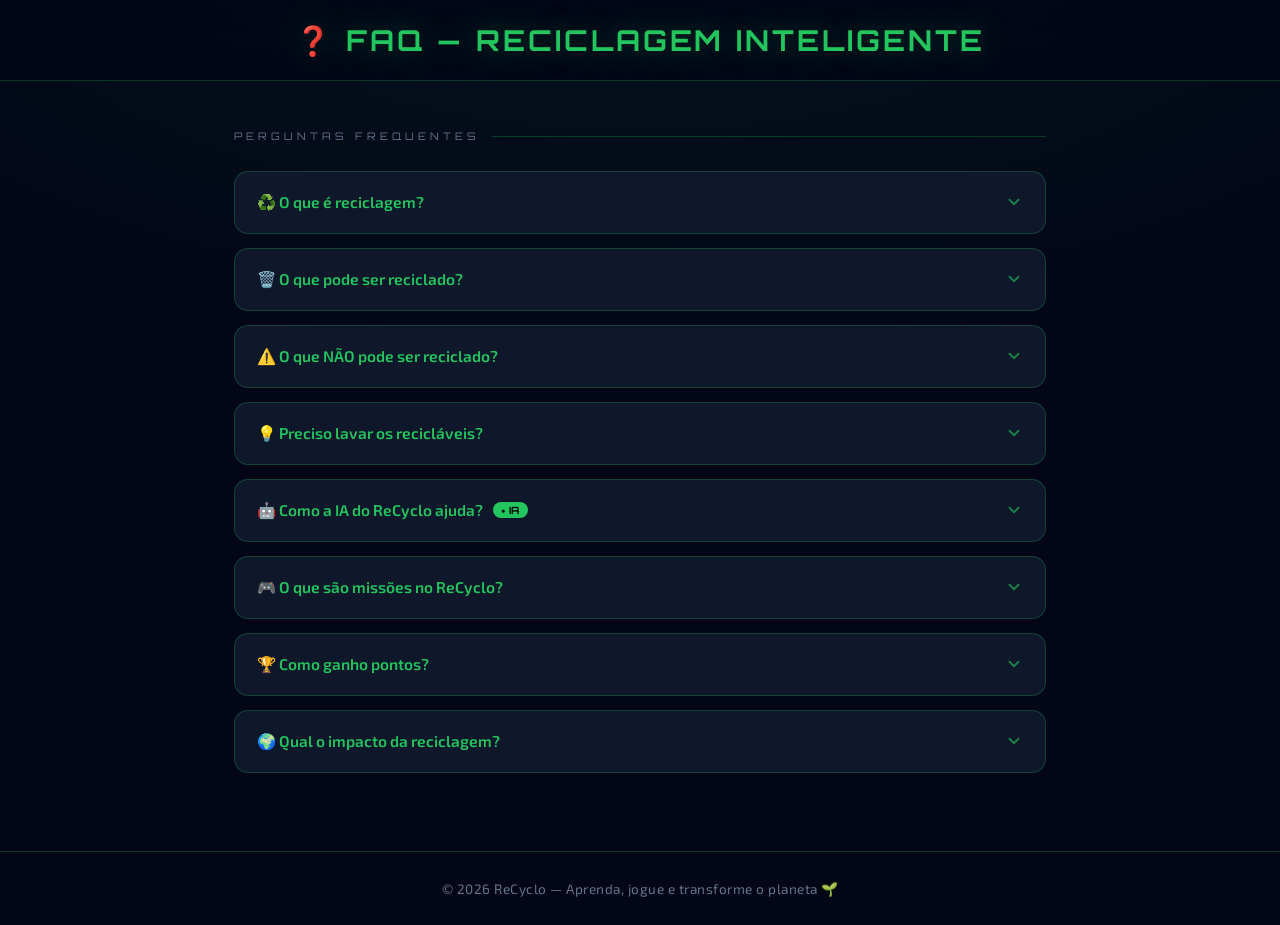
<file: faq.html>
<!DOCTYPE html>
<html lang="pt-BR">
<head>
<meta charset="UTF-8">
<meta name="viewport" content="width=device-width, initial-scale=1.0">
<title>FAQ — ReCyclo</title>

<link href="https://fonts.googleapis.com/css2?family=Orbitron:wght@500;700&family=Exo+2:wght@300;400;500;600&display=swap" rel="stylesheet">

<style>
/* ─── RESET & BASE ─────────────────────────────────────── */
*, *::before, *::after {
  box-sizing: border-box;
  margin: 0;
  padding: 0;
}

:root {
  --green:        #22c55e;
  --green-dim:    rgba(34, 197, 94, 0.15);
  --green-glow:   rgba(34, 197, 94, 0.35);
  --green-border: rgba(34, 197, 94, 0.25);
  --bg:           #020617;
  --surface:      #0b1628;
  --surface-2:    #0f172a;
  --text:         #e2e8f0;
  --text-muted:   #64748b;
  --font-display: 'Orbitron', sans-serif;
  --font-body:    'Exo 2', sans-serif;
  --radius:       14px;
  --transition:   0.35s cubic-bezier(0.4, 0, 0.2, 1);
}

html { scroll-behavior: smooth; }

body {
  font-family: var(--font-body);
  background: var(--bg);
  color: var(--text);
  min-height: 100vh;
  overflow-x: hidden;
  /* subtle noise texture */
  background-image:
    radial-gradient(ellipse 80% 50% at 50% -10%, rgba(34,197,94,0.08), transparent);
}

/* ─── SCROLLBAR ─────────────────────────────────────────── */
::-webkit-scrollbar { width: 6px; }
::-webkit-scrollbar-track { background: var(--bg); }
::-webkit-scrollbar-thumb { background: var(--green-border); border-radius: 3px; }
::-webkit-scrollbar-thumb:hover { background: var(--green); }

/* ─── HEADER ────────────────────────────────────────────── */
header {
  position: sticky;
  top: 0;
  z-index: 100;
  background: rgba(2, 6, 23, 0.85);
  backdrop-filter: blur(16px);
  -webkit-backdrop-filter: blur(16px);
  border-bottom: 1px solid var(--green-border);
  padding: 22px 24px;
  text-align: center;
}

header h1 {
  font-family: var(--font-display);
  font-size: clamp(1.2rem, 4vw, 1.8rem);
  color: var(--green);
  letter-spacing: 3px;
  text-shadow: 0 0 30px rgba(34,197,94,0.4);
}

/* ─── CONTAINER ─────────────────────────────────────────── */
.container {
  max-width: 860px;
  margin: 0 auto;
  padding: 48px 24px 64px;
}

/* ─── SECTION LABEL ─────────────────────────────────────── */
.section-label {
  font-family: var(--font-display);
  font-size: 0.65rem;
  letter-spacing: 4px;
  color: var(--text-muted);
  text-transform: uppercase;
  margin-bottom: 28px;
  display: flex;
  align-items: center;
  gap: 12px;
}

.section-label::after {
  content: '';
  flex: 1;
  height: 1px;
  background: var(--green-border);
}

/* ─── FAQ ITEM ──────────────────────────────────────────── */
.faq-item {
  position: relative;
  background: var(--surface-2);
  border: 1px solid var(--green-border);
  border-radius: var(--radius);
  margin-bottom: 14px;
  overflow: hidden;
  cursor: pointer;
  transition: var(--transition);

  /* staggered entrance animation */
  opacity: 0;
  transform: translateY(18px);
  animation: fadeUp 0.5s var(--transition) forwards;
}

.faq-item:nth-child(1)  { animation-delay: 0.05s; }
.faq-item:nth-child(2)  { animation-delay: 0.10s; }
.faq-item:nth-child(3)  { animation-delay: 0.15s; }
.faq-item:nth-child(4)  { animation-delay: 0.20s; }
.faq-item:nth-child(5)  { animation-delay: 0.25s; }
.faq-item:nth-child(6)  { animation-delay: 0.30s; }
.faq-item:nth-child(7)  { animation-delay: 0.35s; }
.faq-item:nth-child(8)  { animation-delay: 0.40s; }

@keyframes fadeUp {
  to { opacity: 1; transform: translateY(0); }
}

/* left accent bar */
.faq-item::before {
  content: '';
  position: absolute;
  left: 0; top: 0; bottom: 0;
  width: 3px;
  background: var(--green);
  opacity: 0;
  transition: opacity var(--transition);
}

.faq-item:hover,
.faq-item.open {
  border-color: rgba(34,197,94,0.5);
  box-shadow: 0 0 28px rgba(34,197,94,0.12), 0 4px 20px rgba(0,0,0,0.4);
  transform: translateY(-2px);
}

.faq-item:hover::before,
.faq-item.open::before {
  opacity: 1;
}

/* ─── QUESTION ROW ──────────────────────────────────────── */
.faq-question {
  display: flex;
  align-items: center;
  justify-content: space-between;
  gap: 12px;
  padding: 20px 22px;
  font-weight: 600;
  font-size: 0.97rem;
  color: var(--green);
  user-select: none;
}

.faq-question-text {
  display: flex;
  align-items: center;
  gap: 10px;
  flex: 1;
}

/* chevron icon */
.faq-chevron {
  width: 18px;
  height: 18px;
  flex-shrink: 0;
  color: var(--green);
  opacity: 0.6;
  transition: transform var(--transition), opacity var(--transition);
}

.faq-item.open .faq-chevron {
  transform: rotate(180deg);
  opacity: 1;
}

/* ─── ANSWER PANEL ──────────────────────────────────────── */
.faq-answer {
  max-height: 0;
  overflow: hidden;
  transition: max-height 0.4s cubic-bezier(0.4, 0, 0.2, 1),
              padding 0.3s ease;
  color: #94a3b8;
  font-size: 0.93rem;
  font-weight: 300;
  line-height: 1.75;
  padding: 0 22px;
}

.faq-item.open .faq-answer {
  max-height: 300px;
  padding: 0 22px 22px;
}

/* divider between question and answer */
.faq-divider {
  height: 1px;
  background: var(--green-border);
  margin: 0 22px;
  transform: scaleX(0);
  transform-origin: left;
  transition: transform 0.3s ease;
}

.faq-item.open .faq-divider {
  transform: scaleX(1);
}

/* ─── AI CHIP ────────────────────────────────────────────── */
.ai-chip {
  display: inline-flex;
  align-items: center;
  gap: 3px;
  background: var(--green);
  color: #000;
  padding: 2px 8px;
  border-radius: 20px;
  font-size: 10px;
  font-weight: 700;
  letter-spacing: 0.5px;
  font-family: var(--font-display);
  text-transform: uppercase;
  flex-shrink: 0;
}

.ai-chip::before {
  content: '●';
  font-size: 7px;
  animation: pulse 1.4s infinite;
}

@keyframes pulse {
  0%, 100% { opacity: 1; }
  50%       { opacity: 0.3; }
}

/* ─── FOOTER ────────────────────────────────────────────── */
footer {
  text-align: center;
  padding: 28px 20px;
  color: var(--text-muted);
  border-top: 1px solid var(--green-border);
  font-size: 0.85rem;
  letter-spacing: 0.5px;
}
</style>
</head>

<body>

<header>
  <h1>❓ FAQ — RECICLAGEM INTELIGENTE</h1>
</header>

<div class="container">

  <div class="section-label">perguntas frequentes</div>

  <div class="faq-item">
    <div class="faq-question">
      <span class="faq-question-text">♻️ O que é reciclagem?</span>
      <svg class="faq-chevron" viewBox="0 0 24 24" fill="none" stroke="currentColor" stroke-width="2.5" stroke-linecap="round" stroke-linejoin="round"><polyline points="6 9 12 15 18 9"/></svg>
    </div>
    <div class="faq-divider"></div>
    <div class="faq-answer">
      Reciclagem é o processo de transformar resíduos em novos produtos,
      reduzindo o uso de recursos naturais e o impacto ambiental.
    </div>
  </div>

  <div class="faq-item">
    <div class="faq-question">
      <span class="faq-question-text">🗑️ O que pode ser reciclado?</span>
      <svg class="faq-chevron" viewBox="0 0 24 24" fill="none" stroke="currentColor" stroke-width="2.5" stroke-linecap="round" stroke-linejoin="round"><polyline points="6 9 12 15 18 9"/></svg>
    </div>
    <div class="faq-divider"></div>
    <div class="faq-answer">
      Os principais materiais recicláveis são:
      papel, plástico, vidro e metal. Porém, eles devem estar limpos e secos.
    </div>
  </div>

  <div class="faq-item">
    <div class="faq-question">
      <span class="faq-question-text">⚠️ O que NÃO pode ser reciclado?</span>
      <svg class="faq-chevron" viewBox="0 0 24 24" fill="none" stroke="currentColor" stroke-width="2.5" stroke-linecap="round" stroke-linejoin="round"><polyline points="6 9 12 15 18 9"/></svg>
    </div>
    <div class="faq-divider"></div>
    <div class="faq-answer">
      Papel higiênico, fraldas, restos de comida, espelhos e cerâmicas geralmente não são recicláveis.
    </div>
  </div>

  <div class="faq-item">
    <div class="faq-question">
      <span class="faq-question-text">💡 Preciso lavar os recicláveis?</span>
      <svg class="faq-chevron" viewBox="0 0 24 24" fill="none" stroke="currentColor" stroke-width="2.5" stroke-linecap="round" stroke-linejoin="round"><polyline points="6 9 12 15 18 9"/></svg>
    </div>
    <div class="faq-divider"></div>
    <div class="faq-answer">
      Sim! Não precisa estar perfeito, mas deve estar limpo o suficiente para não contaminar outros materiais.
    </div>
  </div>

  <div class="faq-item">
    <div class="faq-question">
      <span class="faq-question-text">🤖 Como a IA do ReCyclo ajuda? <span class="ai-chip">IA</span></span>
      <svg class="faq-chevron" viewBox="0 0 24 24" fill="none" stroke="currentColor" stroke-width="2.5" stroke-linecap="round" stroke-linejoin="round"><polyline points="6 9 12 15 18 9"/></svg>
    </div>
    <div class="faq-divider"></div>
    <div class="faq-answer">
      A IA analisa seus hábitos, sugere melhorias e ajuda você a tomar decisões mais sustentáveis no dia a dia.
    </div>
  </div>

  <div class="faq-item">
    <div class="faq-question">
      <span class="faq-question-text">🎮 O que são missões no ReCyclo?</span>
      <svg class="faq-chevron" viewBox="0 0 24 24" fill="none" stroke="currentColor" stroke-width="2.5" stroke-linecap="round" stroke-linejoin="round"><polyline points="6 9 12 15 18 9"/></svg>
    </div>
    <div class="faq-divider"></div>
    <div class="faq-answer">
      São desafios diários que incentivam ações sustentáveis, como reciclar corretamente ou reduzir desperdícios.
    </div>
  </div>

  <div class="faq-item">
    <div class="faq-question">
      <span class="faq-question-text">🏆 Como ganho pontos?</span>
      <svg class="faq-chevron" viewBox="0 0 24 24" fill="none" stroke="currentColor" stroke-width="2.5" stroke-linecap="round" stroke-linejoin="round"><polyline points="6 9 12 15 18 9"/></svg>
    </div>
    <div class="faq-divider"></div>
    <div class="faq-answer">
      Você ganha pontos ao completar missões, tomar boas decisões e melhorar seu impacto ambiental.
    </div>
  </div>

  <div class="faq-item">
    <div class="faq-question">
      <span class="faq-question-text">🌍 Qual o impacto da reciclagem?</span>
      <svg class="faq-chevron" viewBox="0 0 24 24" fill="none" stroke="currentColor" stroke-width="2.5" stroke-linecap="round" stroke-linejoin="round"><polyline points="6 9 12 15 18 9"/></svg>
    </div>
    <div class="faq-divider"></div>
    <div class="faq-answer">
      Reduz a poluição, economiza energia, preserva recursos naturais e diminui o volume de lixo nos aterros.
    </div>
  </div>

</div>

<footer>
  © 2026 ReCyclo — Aprenda, jogue e transforme o planeta 🌱
</footer>

<script>
  document.querySelectorAll('.faq-item').forEach(item => {
    item.addEventListener('click', () => {
      const isOpen = item.classList.contains('open');
      // close all
      document.querySelectorAll('.faq-item.open').forEach(el => el.classList.remove('open'));
      // toggle clicked
      if (!isOpen) item.classList.add('open');
    });
  });
</script>

</body>
</html>
</file>
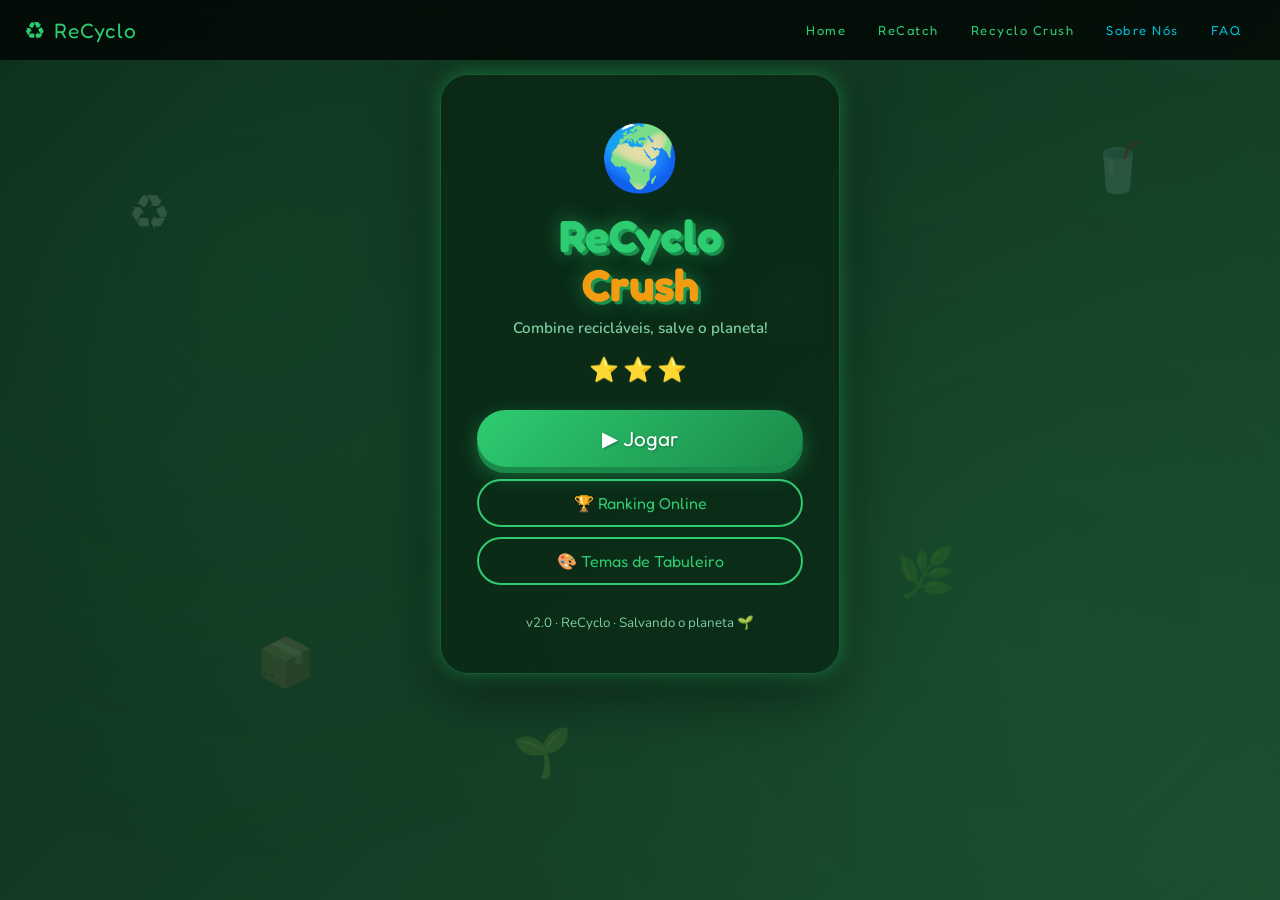
<file: game2.html>
<!DOCTYPE html>
<html lang="pt-BR">
<head>
  <meta charset="UTF-8">
  <meta name="viewport" content="width=device-width, initial-scale=1.0">
  <title>♻ ReCyclo Crush — Salve o Planeta!</title>
  <link rel="stylesheet" href="game2.css">
  <link href="https://fonts.googleapis.com/css2?family=Fredoka+One&family=Nunito:wght@400;600;700;800;900&display=swap" rel="stylesheet">
</head>
<body data-theme="forest">

<!-- ░░░ MAIN HEADER (UNIFICADO) ░░░ -->
<header class="main-header">
  <div class="main-header-left">
    <a href="telainicial.html" class="main-header-logo">
      <span class="logo-icon">♻</span>
      <span class="logo-text">ReCyclo</span>
    </a>
  </div>
  <nav class="main-header-nav">
    <a href="telainicial.html" class="nav-btn">Home</a>
    <a href="game1.html" class="nav-btn">ReCatch</a>
    <a href="game2.html" class="nav-btn">Recyclo Crush</a>
    <a href="sobre-nos.html" class="nav-btn alt">Sobre Nós</a>
    <a href="faq.html" class="nav-btn alt">FAQ</a>
  </nav>
</header>

<!-- ===== TELA INICIAL ===== -->
<div id="screenMenu" class="screen active">
  <div class="menu-bg-anim">
    <span class="float-item" style="--d:0s;--x:10%;--y:20%">♻</span>
    <span class="float-item" style="--d:1s;--x:70%;--y:60%">🌿</span>
    <span class="float-item" style="--d:2s;--x:40%;--y:80%">🌱</span>
    <span class="float-item" style="--d:0.5s;--x:85%;--y:15%">🥤</span>
    <span class="float-item" style="--d:1.5s;--x:20%;--y:70%">📦</span>
    <span class="float-item" style="--d:3s;--x:60%;--y:30%">🌊</span>
  </div>
  <div class="menu-card">
    <div class="menu-mascot">🌍</div>
    <h1 class="menu-title">ReCyclo<br><span>Crush</span></h1>
    <p class="menu-subtitle">Combine recicláveis, salve o planeta!</p>
    <div class="menu-stars">⭐⭐⭐</div>
    <button class="btn-play pulse-anim" onclick="showScreen('screenLevelSelect')">▶ Jogar</button>
    <button class="btn-secondary" onclick="showScreen('screenRanking')">🏆 Ranking Online</button>
    <button class="btn-secondary" onclick="showScreen('screenThemes')">🎨 Temas de Tabuleiro</button>
    <div class="menu-footer">
      <small>v2.0 · ReCyclo · Salvando o planeta 🌱</small>
    </div>
  </div>
</div>

<!-- ===== SELEÇÃO DE NÍVEL ===== -->
<div id="screenLevelSelect" class="screen">
  <div class="screen-header">
    <button class="btn-back" onclick="showScreen('screenMenu')">← Voltar</button>
    <h2>Selecione o Nível</h2>
  </div>
  <div class="level-map">
    <div class="level-path"></div>
    <div id="levelGrid" class="level-grid"></div>
  </div>
</div>

<!-- ===== JOGO ===== -->
<div id="screenGame" class="screen">
  <div class="game-wrapper">

    <aside class="game-sidebar left">
      <div class="sidebar-card lives-card">
        <div class="sidebar-label">VIDAS</div>
        <div id="livesDisplay" class="lives-display"></div>
      </div>
      <div class="sidebar-card score-card">
        <div class="sidebar-label">PONTOS</div>
        <div id="scoreDisplay" class="score-display">0</div>
        <div class="score-bar-wrap">
          <div id="scoreBar" class="score-bar"></div>
        </div>
        <div class="score-target" id="scoreTarget">Meta: 0</div>
      </div>
      <div class="sidebar-card moves-card">
        <div class="sidebar-label">MOVIMENTOS</div>
        <div id="movesDisplay" class="moves-display">30</div>
      </div>
      <div class="sidebar-card level-info-card">
        <div class="sidebar-label">NÍVEL</div>
        <div id="levelDisplay" class="level-display">1</div>
      </div>
    </aside>

    <main class="game-center">
      <div class="board-container" id="boardContainer">
        <div class="board-bg-layer" id="boardBgLayer"></div>
        <div id="gameBoard" class="game-board"></div>
        <canvas id="particleCanvas" class="particle-canvas"></canvas>
      </div>
      <div class="board-controls">
        <button class="btn-icon" onclick="pauseGame()" title="Pausar">⏸</button>
        <button class="btn-icon" onclick="showScreen('screenMenu')" title="Menu">🏠</button>
        <button class="btn-icon" id="shuffleBtn" onclick="shuffleBoard()" title="Embaralhar">🔀</button>
      </div>
    </main>

    <aside class="game-sidebar right">
      <div class="sidebar-card">
        <div class="sidebar-label">NÍVEL XP</div>
        <div class="xp-bar-wrap">
          <div id="xpBar" class="xp-bar"></div>
        </div>
        <div id="xpDisplay" class="xp-display">0 XP</div>
      </div>
      <div class="sidebar-card objectives-card">
        <div class="sidebar-label">OBJETIVOS</div>
        <div id="objectivesDisplay" class="objectives-display"></div>
      </div>
      <div class="sidebar-card combo-card">
        <div class="sidebar-label">COMBO</div>
        <div id="comboDisplay" class="combo-display">×1</div>
        <div class="combo-meter-wrap">
          <div id="comboMeter" class="combo-meter"></div>
        </div>
      </div>
      <div class="sidebar-card boosters-card">
        <div class="sidebar-label">PODERES</div>
        <div class="boosters-grid">
          <button class="booster-btn" id="boosterBomb"    onclick="activateBooster('bomb')"    title="Bomba Reciclável">💣</button>
          <button class="booster-btn" id="boosterRainbow" onclick="activateBooster('rainbow')" title="Arco-íris Verde">🌈</button>
          <button class="booster-btn" id="boosterTime"    onclick="activateBooster('time')"    title="+5 Movimentos">⏰</button>
        </div>
      </div>
    </aside>

  </div>
</div>

<!-- ===== RANKING ===== -->
<div id="screenRanking" class="screen">
  <div class="screen-header">
    <button class="btn-back" onclick="showScreen('screenMenu')">← Voltar</button>
    <h2>🏆 Ranking Online</h2>
  </div>
  <div class="ranking-container">
    <div class="ranking-tabs">
      <button class="rank-tab active" onclick="switchRankTab('global', this)">🌍 Global</button>
      <button class="rank-tab" onclick="switchRankTab('weekly', this)">📅 Semanal</button>
      <button class="rank-tab" onclick="switchRankTab('daily', this)">☀️ Diário</button>
    </div>
    <div class="ranking-form">
      <input id="rankName" type="text" placeholder="Seu nome no ranking..." maxlength="20">
      <button onclick="submitScore()">📤 Enviar Minha Pontuação</button>
    </div>
    <div id="rankingList" class="ranking-list">
      <div class="rank-loading">🌿 Carregando ranking...</div>
    </div>
  </div>
</div>

<!-- ===== TEMAS ===== -->
<div id="screenThemes" class="screen">
  <div class="screen-header">
    <button class="btn-back" onclick="showScreen('screenMenu')">← Voltar</button>
    <h2>🎨 Temas Ambientais</h2>
  </div>
  <div class="themes-grid">
    <div class="theme-card active" data-theme="forest" onclick="selectTheme('forest', this)">
      <div class="theme-preview forest-preview">🌲🌿🍃</div>
      <div class="theme-name">Floresta Viva</div>
      <div class="theme-desc">Verde profundo, natureza exuberante</div>
      <div class="theme-badge">✓ Ativo</div>
    </div>
    <div class="theme-card" data-theme="ocean" onclick="selectTheme('ocean', this)">
      <div class="theme-preview ocean-preview">🌊🐠🐚</div>
      <div class="theme-name">Oceano Limpo</div>
      <div class="theme-desc">Azul profundo, vida marinha</div>
    </div>
    <div class="theme-card" data-theme="desert" onclick="selectTheme('desert', this)">
      <div class="theme-preview desert-preview">🏜️🌵☀️</div>
      <div class="theme-name">Deserto Solar</div>
      <div class="theme-desc">Energia solar, tons quentes</div>
    </div>
    <div class="theme-card" data-theme="arctic" onclick="selectTheme('arctic', this)">
      <div class="theme-preview arctic-preview">❄️🐻‍❄️🏔️</div>
      <div class="theme-name">Ártico Gelado</div>
      <div class="theme-desc">Branco cristalino, gelo puro</div>
    </div>
    <div class="theme-card" data-theme="city" onclick="selectTheme('city', this)">
      <div class="theme-preview city-preview">🏙️♻️🌱</div>
      <div class="theme-name">Cidade Verde</div>
      <div class="theme-desc">Urbano sustentável, neon eco</div>
    </div>
    <div class="theme-card" data-theme="cosmos" onclick="selectTheme('cosmos', this)">
      <div class="theme-preview cosmos-preview">🌌🪐⭐</div>
      <div class="theme-name">Cosmos Eco</div>
      <div class="theme-desc">Galáxia sustentável, roxo cósmico</div>
    </div>
  </div>
</div>

<!-- ===== MODAIS ===== -->

<div id="modalPause" class="modal-overlay hidden">
  <div class="modal-box">
    <h2>⏸ Pausado</h2>
    <p>O planeta espera por você! 🌍</p>
    <button class="btn-play"      onclick="resumeGame()">▶ Continuar</button>
    <button class="btn-secondary" onclick="showScreen('screenMenu')">🏠 Menu</button>
    <button class="btn-secondary" onclick="restartLevel()">🔄 Reiniciar</button>
  </div>
</div>

<div id="modalWin" class="modal-overlay hidden">
  <div class="modal-box win-modal">
    <div class="win-stars" id="winStars"></div>
    <h2>🎉 Incrível!</h2>
    <p id="winMessage">Você salvou o planeta!</p>
    <div class="win-score-display" id="winScore"></div>
    <button class="btn-play"      onclick="nextLevel()">▶ Próximo Nível</button>
    <button class="btn-secondary" onclick="showScreen('screenLevelSelect')">📋 Níveis</button>
  </div>
</div>

<div id="modalLose" class="modal-overlay hidden">
  <div class="modal-box lose-modal">
    <div class="lose-icon">😢</div>
    <h2>Sem movimentos!</h2>
    <p id="loseMessage">O planeta precisa de você!</p>
    <div class="lose-score" id="loseScore"></div>
    <button class="btn-play"      onclick="restartLevel()">🔄 Tentar Novamente</button>
    <button class="btn-secondary" onclick="showScreen('screenLevelSelect')">📋 Níveis</button>
  </div>
</div>

<div id="modalNoLives" class="modal-overlay hidden">
  <div class="modal-box">
    <div class="no-lives-icon">💔</div>
    <h2>Sem Vidas!</h2>
    <p>Aguarde ou peça ajuda a um amigo</p>
    <div id="lifeTimer" class="life-timer">⏰ Próxima vida em: 00:30</div>
    <button class="btn-play"      onclick="refillLives()">♻ Recarregar Vidas</button>
    <button class="btn-secondary" onclick="showScreen('screenMenu')">🏠 Menu</button>
  </div>
</div>

<div id="floatingScores" class="floating-scores-container"></div>
<div id="sparkleContainer" class="sparkle-container"></div>

<script src="game2.js"></script>
</body>
</html>
</file>
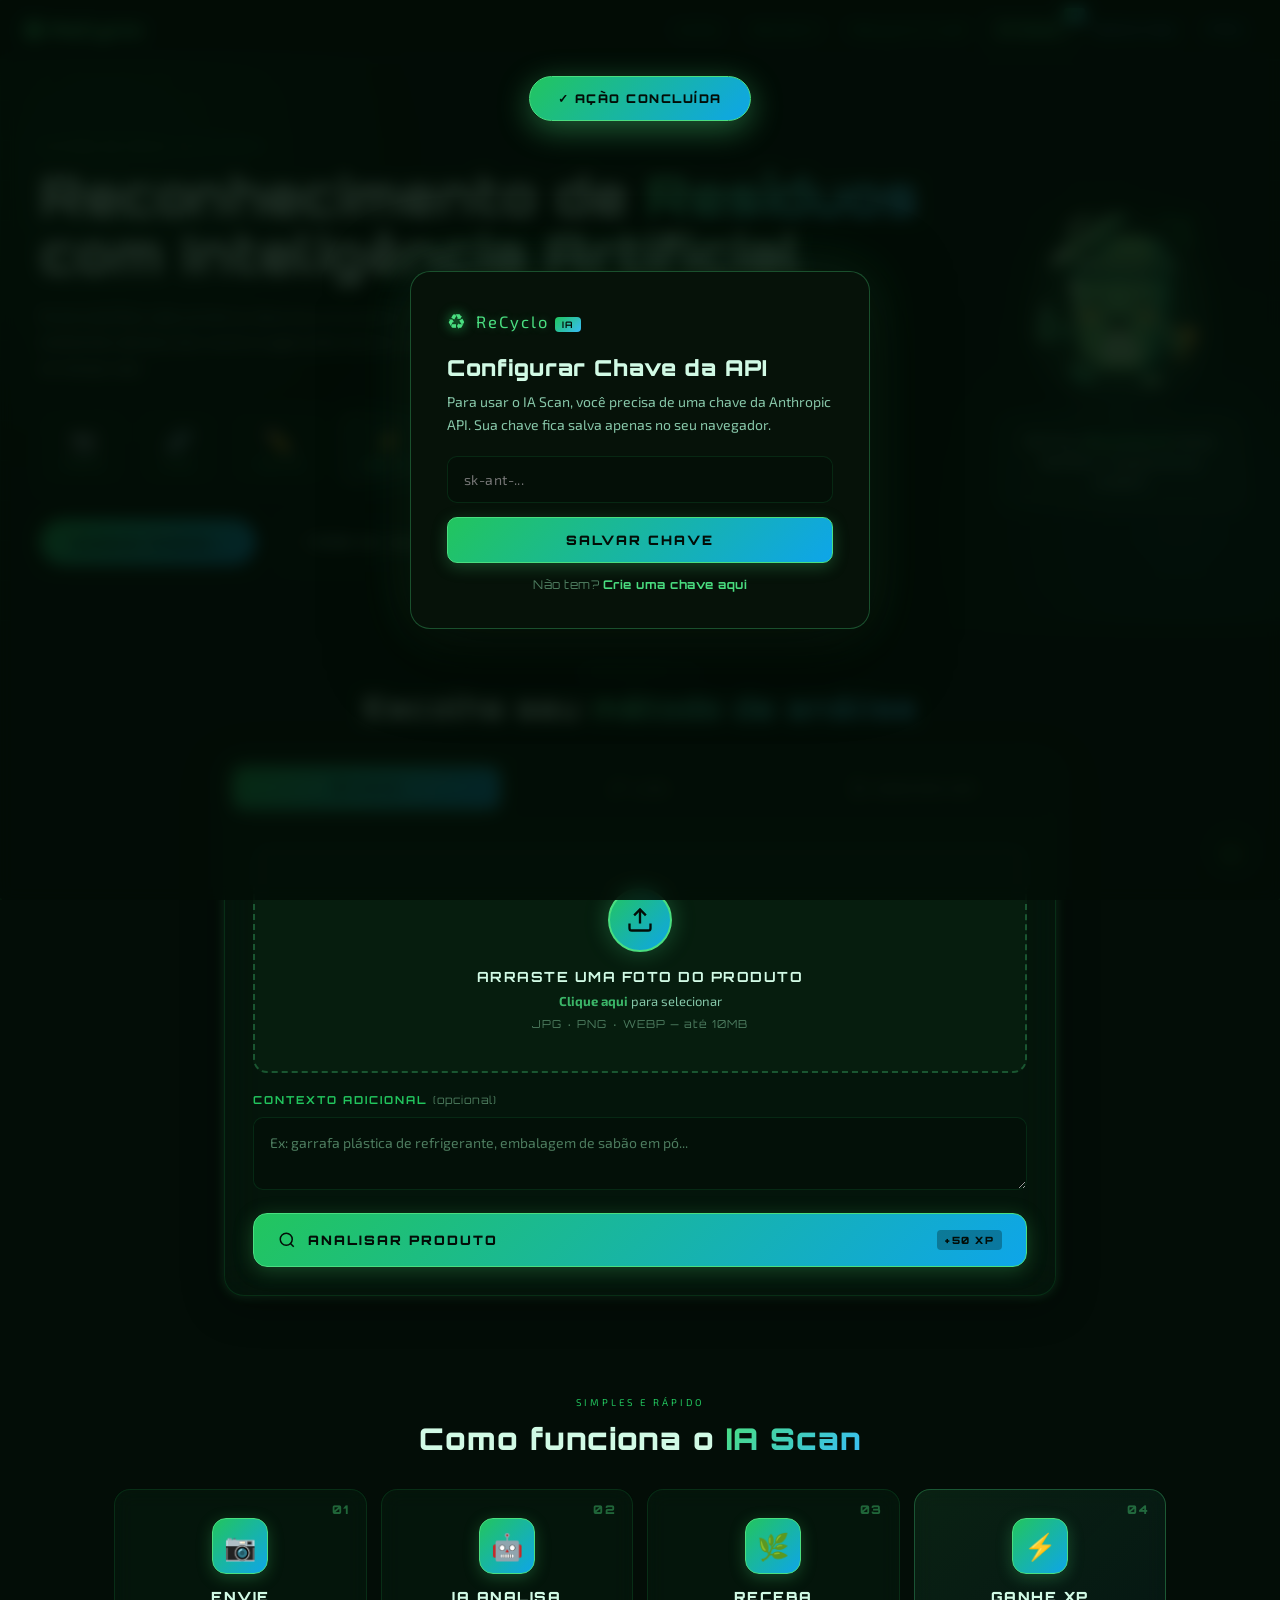
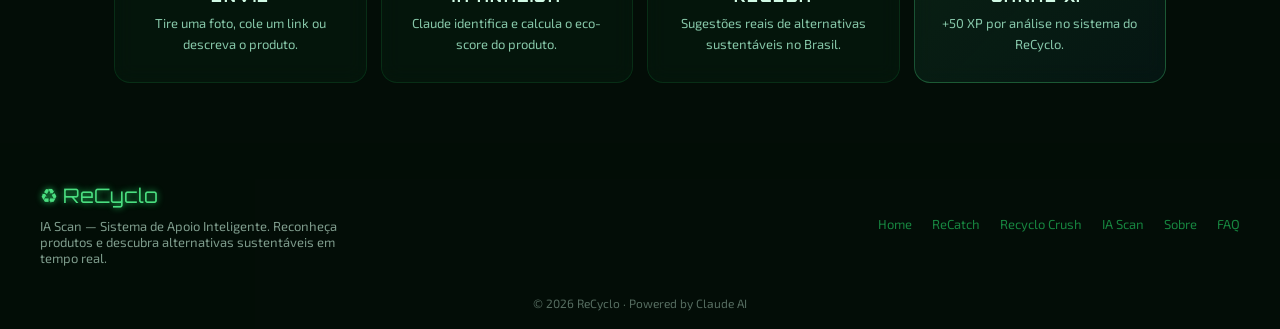
<file: ia.html>
<!DOCTYPE html>
<html lang="pt-BR">
<head>
  <meta charset="UTF-8" />
  <meta name="viewport" content="width=device-width, initial-scale=1.0" />
  <title>IA Scan — ReCyclo</title>

  <!-- ── Google Fonts (mesmas do projeto) ── -->
  <link rel="preconnect" href="https://fonts.googleapis.com" />
  <link rel="preconnect" href="https://fonts.gstatic.com" crossorigin />
  <link href="https://fonts.googleapis.com/css2?family=Orbitron:wght@400;600;700;900&family=Exo+2:wght@300;400;500;600&family=Space+Mono:wght@400;700&family=Syne:wght@400;600;700;800&display=swap" rel="stylesheet" />

  <link rel="stylesheet" href="style.css" />
  <link rel="stylesheet" href="ia.css" />
</head>
<body>

<!-- ══════════════════════════════════════════════════════
     NAVIGATION — Header global (mesmo padrão do index)
══════════════════════════════════════════════════════════ -->
<header class="main-header" role="banner">
  <div class="main-header__left">
    <a href="index.html" class="main-header__logo" aria-label="ReCyclo — Página Inicial">
      <span class="main-header__logo-icon" aria-hidden="true">♻</span>
      <span class="main-header__logo-text">ReCyclo</span>
    </a>
  </div>

  <nav class="main-header__nav" role="navigation" aria-label="Navegação principal">
    <a href="index.html"     class="nav-btn">Home</a>
    <a href="game1.html"     class="nav-btn">ReCatch</a>
    <a href="game2.html"     class="nav-btn">Recyclo Crush</a>
    <a href="ia.html"        class="nav-btn nav-btn--ia nav-btn--active">IA Scan</a>
    <a href="sobre-nos.html" class="nav-btn nav-btn--alt">Sobre Nós</a>
    <a href="faq.html"       class="nav-btn nav-btn--alt">FAQ</a>
  </nav>
</header>

<!-- Background partículas (mesmo do resto do site) -->
<canvas id="particle-bg" aria-hidden="true"></canvas>

<!-- Toast de notificação -->
<div id="toast-container" role="status" aria-live="polite">
  <div class="toast" id="toast">✓ Ação concluída</div>
</div>


<!-- ══════════════════════════════════════════════════════
     MAIN — IA Scan
══════════════════════════════════════════════════════════ -->
<main class="ia-page">

  <!-- ── HERO ── -->
  <section class="ia-hero">
    <div class="ia-hero__bg-grid"></div>
    <div class="ia-hero__glow ia-hero__glow--1"></div>
    <div class="ia-hero__glow ia-hero__glow--2"></div>

    <div class="ia-hero__inner">
      <div class="ia-hero__text">
        <span class="step-tag">SISTEMA DE APOIO INTELIGENTE</span>
        <h1 class="ia-hero__title">
          Reconhecimento de <em>Resíduos</em><br>
          com Inteligência Artificial
        </h1>
        <p class="ia-hero__desc">
          Envie uma foto, cole um link ou descreva um produto.
          A IA analisa o impacto ambiental, calcula o eco-score e sugere
          alternativas mais sustentáveis — tudo em tempo real.
        </p>

        <div class="ia-hero__features">
          <div class="ia-feat">
            <span class="ia-feat__icon">📷</span>
            <span class="ia-feat__label">Foto</span>
          </div>
          <div class="ia-feat">
            <span class="ia-feat__icon">🔗</span>
            <span class="ia-feat__label">Link</span>
          </div>
          <div class="ia-feat">
            <span class="ia-feat__icon">✏️</span>
            <span class="ia-feat__label">Texto</span>
          </div>
          <div class="ia-feat ia-feat--xp">
            <span class="ia-feat__icon">⚡</span>
            <span class="ia-feat__label">+50 XP</span>
          </div>
        </div>

        <div class="ia-hero__cta">
          <a href="#scan-area" class="btn btn--primary">Começar Análise →</a>
          <a href="index.html" class="btn btn--secondary">← Voltar ao Jogo</a>
        </div>
      </div>

      <!-- Mascote do Recyclinho -->
      <div class="ia-hero__mascot">
        <div class="ia-hero__mascot-glow"></div>
        <img src="expressoesreciclinho/animado.png"
             alt="Recyclinho — IA Assistant"
             class="ia-hero__mascot-img" />
        <div class="ia-hero__bubble">
          Olá! Sou o <strong>Recyclinho IA</strong>.
          Vamos identificar o impacto do seu produto?
        </div>
      </div>
    </div>
  </section>


  <!-- ── SCAN AREA ── -->
  <section class="ia-scan" id="scan-area">

    <div class="ia-section-head">
      <span class="step-tag">FERRAMENTA IA</span>
      <h2 class="ia-section-title">Escolha seu <em>método de análise</em></h2>
    </div>

    <div class="ia-card">

      <!-- Tabs -->
      <div class="ia-tabs">
        <button class="ia-tab ia-tab--active" id="tab-photo" onclick="switchTab('photo')">
          <svg viewBox="0 0 24 24" fill="none" stroke="currentColor" stroke-width="2">
            <rect x="3" y="5" width="18" height="14" rx="2"/>
            <circle cx="12" cy="12" r="3"/>
            <path d="M9 5V4a1 1 0 011-1h4a1 1 0 011 1v1"/>
          </svg>
          <span>Foto</span>
        </button>
        <button class="ia-tab" id="tab-url" onclick="switchTab('url')">
          <svg viewBox="0 0 24 24" fill="none" stroke="currentColor" stroke-width="2">
            <path d="M10 13a5 5 0 007.54.54l3-3a5 5 0 00-7.07-7.07l-1.72 1.71"/>
            <path d="M14 11a5 5 0 00-7.54-.54l-3 3a5 5 0 007.07 7.07l1.71-1.71"/>
          </svg>
          <span>Link</span>
        </button>
        <button class="ia-tab" id="tab-text" onclick="switchTab('text')">
          <svg viewBox="0 0 24 24" fill="none" stroke="currentColor" stroke-width="2">
            <path d="M14 2H6a2 2 0 00-2 2v16a2 2 0 002 2h12a2 2 0 002-2V8z"/>
            <polyline points="14 2 14 8 20 8"/>
            <line x1="16" y1="13" x2="8" y2="13"/>
            <line x1="16" y1="17" x2="8" y2="17"/>
          </svg>
          <span>Descrever</span>
        </button>
      </div>

      <!-- Painel: Foto -->
      <div class="ia-panel ia-panel--active" id="panel-photo">
        <div class="ia-upload" id="upload-zone">
          <input type="file" id="file-input" accept="image/*" onchange="handleFile(event)" />
          <div class="ia-upload__icon">
            <svg viewBox="0 0 24 24" fill="none" stroke="currentColor" stroke-width="2">
              <path d="M21 15v4a2 2 0 01-2 2H5a2 2 0 01-2-2v-4"/>
              <polyline points="17 8 12 3 7 8"/>
              <line x1="12" y1="3" x2="12" y2="15"/>
            </svg>
          </div>
          <div class="ia-upload__title">Arraste uma foto do produto</div>
          <div class="ia-upload__sub"><strong>Clique aqui</strong> para selecionar</div>
          <div class="ia-upload__tip">JPG · PNG · WEBP — até 10MB</div>
        </div>
        <img id="preview-img" alt="Prévia do produto" />

        <div class="ia-field">
          <label class="ia-label">Contexto adicional <span class="ia-label__opt">(opcional)</span></label>
          <textarea class="ia-textarea" id="photo-context" rows="2"
            placeholder="Ex: garrafa plástica de refrigerante, embalagem de sabão em pó..."></textarea>
        </div>

        <button class="ia-analyze" onclick="analyze('photo')" id="btn-photo">
          <svg viewBox="0 0 24 24" fill="none" stroke="currentColor" stroke-width="2">
            <circle cx="11" cy="11" r="8"/><path d="M21 21l-4.35-4.35"/>
          </svg>
          <div class="ia-spinner" id="spinner-photo"></div>
          <span id="btn-photo-text">Analisar Produto</span>
          <span class="ia-xp-tag">+50 XP</span>
        </button>
      </div>

      <!-- Painel: URL -->
      <div class="ia-panel" id="panel-url">
        <div class="ia-banner">
          <span class="ia-banner__icon">🔗</span>
          <p>Cole o link de qualquer produto de e-commerce. A IA identifica o produto e busca alternativas sustentáveis.</p>
        </div>

        <div class="ia-url-group">
          <input type="url" class="ia-input" id="url-input"
            placeholder="https://www.amazon.com.br/produto..." />
          <button class="ia-btn-paste" onclick="pasteUrl()">📋 Colar</button>
        </div>
        <div class="ia-hint">✓ Funciona com Amazon, Mercado Livre, Shopee, Magazine Luiza e outros</div>

        <div class="ia-field">
          <label class="ia-label">O que você quer substituir? <span class="ia-label__opt">(opcional)</span></label>
          <textarea class="ia-textarea" id="url-context" rows="2"
            placeholder="Ex: quero algo com embalagem reciclável, sem plástico..."></textarea>
        </div>

        <button class="ia-analyze" onclick="analyze('url')" id="btn-url">
          <svg viewBox="0 0 24 24" fill="none" stroke="currentColor" stroke-width="2">
            <path d="M12 2a10 10 0 110 20 10 10 0 010-20z"/>
            <path d="M12 6v6l4 2"/>
          </svg>
          <div class="ia-spinner" id="spinner-url"></div>
          <span id="btn-url-text">Analisar Link</span>
          <span class="ia-xp-tag">+50 XP</span>
        </button>
      </div>

      <!-- Painel: Texto -->
      <div class="ia-panel" id="panel-text">
        <div class="ia-banner">
          <span class="ia-banner__icon">✏️</span>
          <p>Descreva o produto com suas próprias palavras — marca, material, embalagem. Quanto mais detalhes, melhor a análise.</p>
        </div>

        <label class="ia-label">Selecione uma categoria</label>
        <div class="ia-cat-row" id="cat-row">
          <button class="ia-cat" onclick="setCat(this,'Alimentos e bebidas')">🍃 Alimentos</button>
          <button class="ia-cat" onclick="setCat(this,'Limpeza doméstica')">🧹 Limpeza</button>
          <button class="ia-cat" onclick="setCat(this,'Cosméticos e higiene pessoal')">🌸 Cosméticos</button>
          <button class="ia-cat" onclick="setCat(this,'Roupas e moda')">👕 Moda</button>
          <button class="ia-cat" onclick="setCat(this,'Eletrônicos')">💡 Eletrônicos</button>
          <button class="ia-cat" onclick="setCat(this,'Embalagens e descartáveis')">📦 Embalagens</button>
        </div>

        <label class="ia-label">Descrição do produto</label>
        <textarea class="ia-textarea" id="text-desc" rows="5"
          placeholder="Ex: garrafa plástica PET de 2 litros de refrigerante da marca X, comprada no supermercado..."></textarea>

        <button class="ia-analyze" onclick="analyze('text')" id="btn-text">
          <svg viewBox="0 0 24 24" fill="none" stroke="currentColor" stroke-width="2">
            <path d="M9 12l2 2 4-4m6 2a9 9 0 11-18 0 9 9 0 0118 0z"/>
          </svg>
          <div class="ia-spinner" id="spinner-text"></div>
          <span id="btn-text-text">Analisar Produto</span>
          <span class="ia-xp-tag">+50 XP</span>
        </button>
      </div>

      <!-- Loading -->
      <div class="ia-loading" id="loading-state">
        <div class="ia-loading__anim">
          <div class="ia-loading__leaf"></div>
          <div class="ia-loading__leaf"></div>
          <div class="ia-loading__leaf"></div>
        </div>
        <div class="ia-loading__title">IA Analisando o produto...</div>
        <div class="ia-loading__sub">Identificando impacto ambiental e buscando alternativas</div>
      </div>

      <!-- Erro -->
      <div class="ia-error" id="error-box"></div>

      <!-- Resultados -->
      <div class="ia-results" id="results-area">
        <div class="ia-results__head">
          <span class="step-tag">ANÁLISE COMPLETA</span>
          <h3 class="ia-results__title">Diagnóstico Ambiental</h3>
        </div>

        <!-- Produto detectado -->
        <div class="ia-detected">
          <div class="ia-detected__label">PRODUTO IDENTIFICADO</div>
          <div class="ia-detected__name" id="res-name">—</div>
          <div class="ia-detected__desc" id="res-desc">—</div>
          <div class="ia-chips" id="res-chips"></div>

          <!-- Anel eco-score -->
          <div class="ia-score">
            <div class="ia-score__ring">
              <svg viewBox="0 0 72 72">
                <circle class="ia-score__bg"   cx="36" cy="36" r="30"/>
                <circle class="ia-score__fill" id="score-ring-fill" cx="36" cy="36" r="30"
                  stroke-dasharray="188.5" stroke-dashoffset="188.5"/>
              </svg>
              <div class="ia-score__num" id="score-val">—</div>
            </div>
            <div class="ia-score__info">
              <div class="ia-score__title">Eco-score do produto</div>
              <div class="ia-score__sub">0 = impacto alto · 100 = totalmente sustentável</div>
            </div>
          </div>
        </div>

        <!-- Alternativas -->
        <div class="ia-alts-title">ALTERNATIVAS MAIS SUSTENTÁVEIS</div>
        <div class="ia-alts-grid" id="alts-grid"></div>

        <!-- Dica -->
        <div class="ia-tip" id="tip-box" style="display:none;">
          <span class="ia-tip__icon">💡</span>
          <div class="ia-tip__text" id="tip-text"></div>
        </div>

        <!-- Ações -->
        <div class="ia-actions">
          <button class="ia-action-btn" onclick="copyResult()">
            <svg viewBox="0 0 24 24" fill="none" stroke="currentColor" stroke-width="2">
              <rect x="9" y="9" width="13" height="13" rx="2"/>
              <path d="M5 15H4a2 2 0 01-2-2V4a2 2 0 012-2h9a2 2 0 012 2v1"/>
            </svg>
            Copiar Resultado
          </button>
          <button class="ia-action-btn" onclick="newAnalysis()">
            <svg viewBox="0 0 24 24" fill="none" stroke="currentColor" stroke-width="2">
              <polyline points="1 4 1 10 7 10"/>
              <path d="M3.51 15a9 9 0 102.13-9.36L1 10"/>
            </svg>
            Nova Análise
          </button>
        </div>
      </div>

    </div>
  </section>


  <!-- ── HISTÓRICO ── -->
  <section class="ia-history" id="history-section" style="display:none;">
    <div class="ia-section-head ia-section-head--row">
      <div>
        <span class="step-tag">SEU PROGRESSO</span>
        <h2 class="ia-section-title">Análises <em>recentes</em></h2>
      </div>
      <button class="ia-clear-btn" onclick="clearHistory()">🗑 Limpar histórico</button>
    </div>
    <div class="ia-history-list" id="history-list"></div>
  </section>


  <!-- ── COMO FUNCIONA ── -->
  <section class="ia-how">
    <div class="ia-section-head">
      <span class="step-tag">SIMPLES E RÁPIDO</span>
      <h2 class="ia-section-title">Como funciona o <em>IA Scan</em></h2>
    </div>

    <div class="ia-how-grid">
      <div class="ia-how-card">
        <div class="ia-how__num">01</div>
        <div class="ia-how__icon">📷</div>
        <h3>Envie</h3>
        <p>Tire uma foto, cole um link ou descreva o produto.</p>
      </div>
      <div class="ia-how-card">
        <div class="ia-how__num">02</div>
        <div class="ia-how__icon">🤖</div>
        <h3>IA Analisa</h3>
        <p>Claude identifica e calcula o eco-score do produto.</p>
      </div>
      <div class="ia-how-card">
        <div class="ia-how__num">03</div>
        <div class="ia-how__icon">🌿</div>
        <h3>Receba</h3>
        <p>Sugestões reais de alternativas sustentáveis no Brasil.</p>
      </div>
      <div class="ia-how-card ia-how-card--featured">
        <div class="ia-how__num">04</div>
        <div class="ia-how__icon">⚡</div>
        <h3>Ganhe XP</h3>
        <p>+50 XP por análise no sistema do ReCyclo.</p>
      </div>
    </div>
  </section>

</main>


<!-- ══════════════════════════════════════════════════════
     MODAL — Chave de API
══════════════════════════════════════════════════════════ -->
<div class="ia-modal" id="modal" style="display:none;">
  <div class="ia-modal__box">
    <div class="ia-modal__head">
      <span class="main-header__logo-icon">♻</span>
      <span class="main-header__logo-text">ReCyclo <span class="ai-chip">IA</span></span>
    </div>
    <h2 class="ia-modal__title">Configurar Chave da API</h2>
    <p class="ia-modal__desc">
      Para usar o IA Scan, você precisa de uma chave da Anthropic API.
      Sua chave fica salva apenas no seu navegador.
    </p>
    <input type="password" class="ia-modal__input" id="api-key-input" placeholder="sk-ant-..." />
    <button class="ia-modal__save" onclick="saveKey()">Salvar Chave</button>
    <p class="ia-modal__note">
      Não tem? <a href="https://console.anthropic.com/settings/keys" target="_blank" rel="noopener">Crie uma chave aqui</a>
    </p>
  </div>
</div>

<!-- Botão flutuante para abrir o modal de API -->
<button class="ia-key-fab" onclick="showModal()" title="Configurar chave de API">
  <svg viewBox="0 0 24 24" fill="none" stroke="currentColor" stroke-width="2">
    <circle cx="8" cy="15" r="4"/>
    <path d="M12 15h8M16 11v8"/>
  </svg>
</button>


<!-- ══════════════════════════════════════════════════════
     FOOTER
══════════════════════════════════════════════════════════ -->
<footer class="main-footer">
  <div class="main-footer__content">
    <div>
      <div class="main-footer__logo">♻ ReCyclo</div>
      <p class="main-footer__desc">
        IA Scan — Sistema de Apoio Inteligente. Reconheça produtos
        e descubra alternativas sustentáveis em tempo real.
      </p>
    </div>
    <div class="main-footer__links">
      <a href="index.html">Home</a>
      <a href="game1.html">ReCatch</a>
      <a href="game2.html">Recyclo Crush</a>
      <a href="ia.html">IA Scan</a>
      <a href="sobre-nos.html">Sobre</a>
      <a href="faq.html">FAQ</a>
    </div>
  </div>
  <div class="main-footer__bottom">
    © 2026 ReCyclo · Powered by Claude AI
  </div>
</footer>


<!-- Background particle script (mesmo do site) -->
<script>
(function(){
  const c = document.getElementById('particle-bg');
  if (!c) return;
  const x = c.getContext('2d');
  let W, H, p;
  function r(){ W = c.width = innerWidth; H = c.height = innerHeight; }
  r(); addEventListener('resize', r);
  p = Array.from({length: 60}, () => ({
    x: Math.random() * W, y: Math.random() * H,
    r: Math.random() * 1.5 + 0.3,
    vx: (Math.random() - 0.5) * 0.3,
    vy: (Math.random() - 0.5) * 0.3,
    a: Math.random() * 0.5 + 0.1
  }));
  (function d(){
    x.clearRect(0, 0, W, H);
    p.forEach(o => {
      x.beginPath();
      x.arc(o.x, o.y, o.r, 0, Math.PI * 2);
      x.fillStyle = `rgba(74, 222, 128, ${o.a})`;
      x.fill();
      o.x += o.vx; o.y += o.vy;
      if (o.x < 0) o.x = W; if (o.x > W) o.x = 0;
      if (o.y < 0) o.y = H; if (o.y > H) o.y = 0;
    });
    requestAnimationFrame(d);
  })();
})();
</script>

<script src="ia.js"></script>
</body>
</html>
</file>
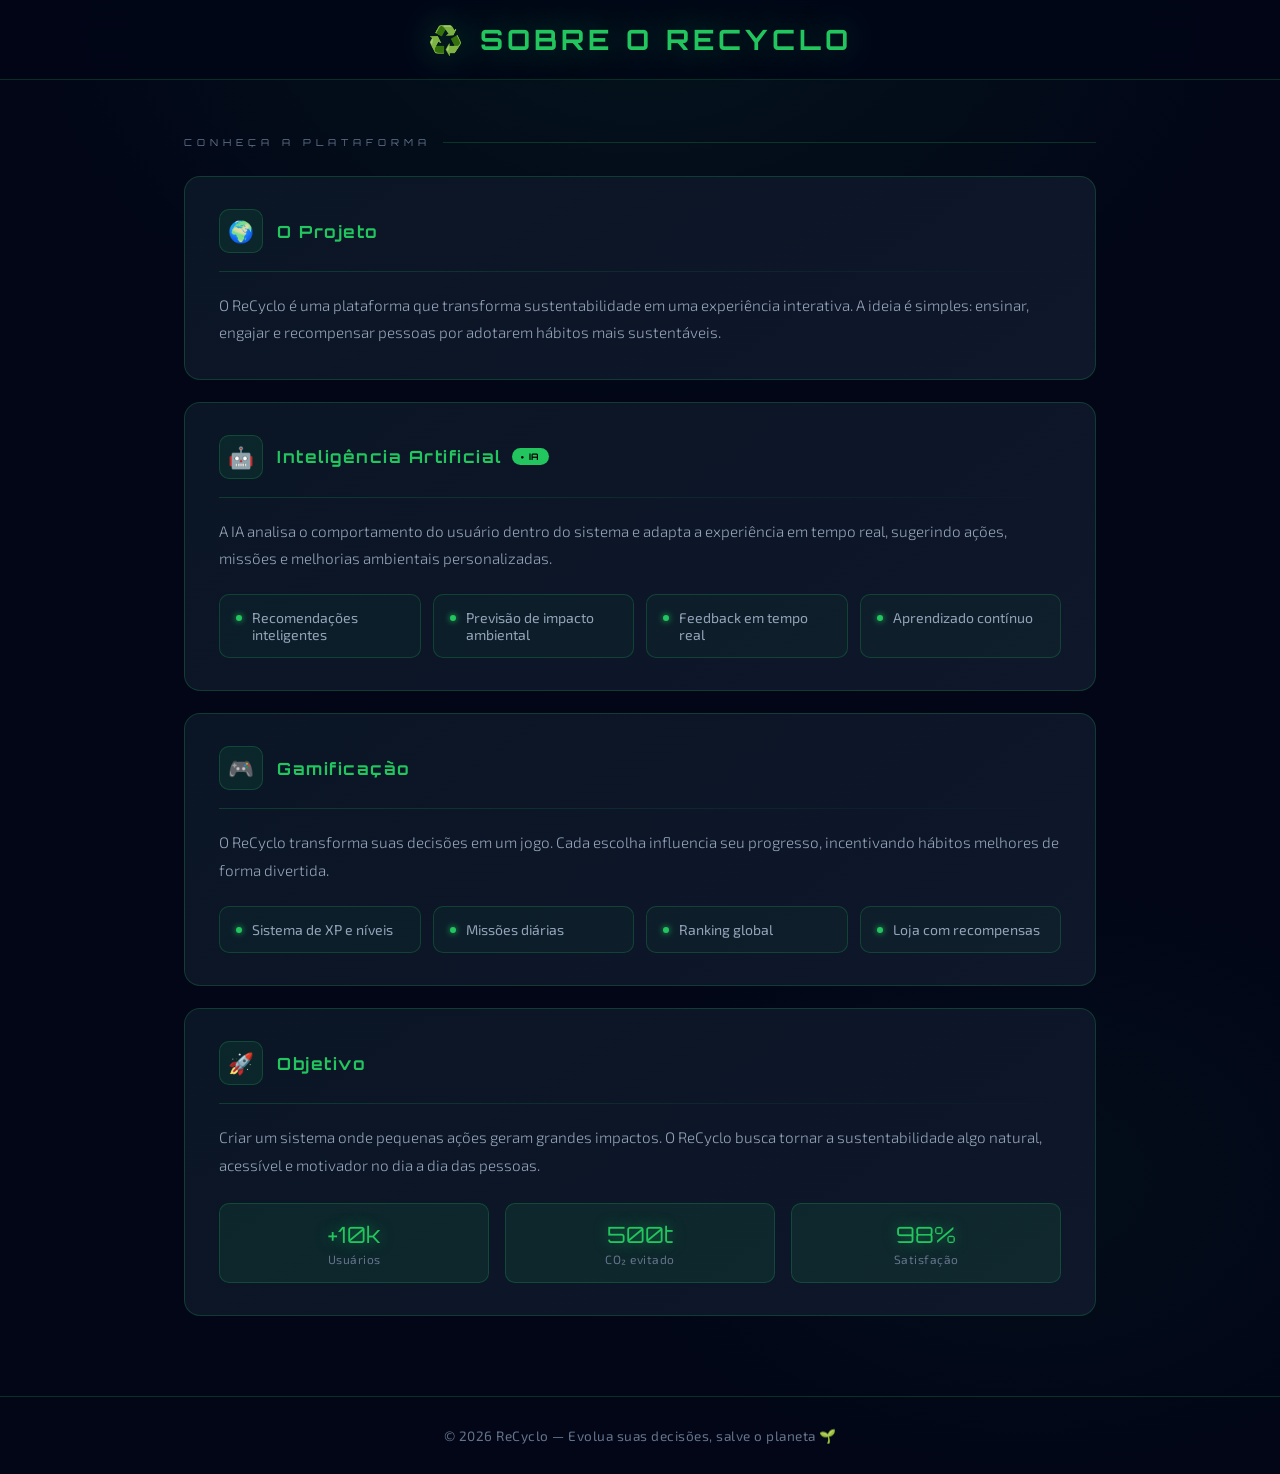
<file: sobre-nos.html>
<!DOCTYPE html>
<html lang="pt-BR">
<head>
<meta charset="UTF-8">
<meta name="viewport" content="width=device-width, initial-scale=1.0">
<title>Sobre Nós — ReCyclo</title>

<link href="https://fonts.googleapis.com/css2?family=Orbitron:wght@500;700&family=Exo+2:wght@300;400;500;600&display=swap" rel="stylesheet">

<style>
/* ─── RESET & BASE ─────────────────────────────────────── */
*, *::before, *::after {
  box-sizing: border-box;
  margin: 0;
  padding: 0;
}

:root {
  --green:        #22c55e;
  --green-dim:    rgba(34, 197, 94, 0.10);
  --green-glow:   rgba(34, 197, 94, 0.35);
  --green-border: rgba(34, 197, 94, 0.22);
  --bg:           #020617;
  --surface:      #0b1628;
  --surface-2:    #0f172a;
  --text:         #e2e8f0;
  --text-soft:    #94a3b8;
  --text-muted:   #64748b;
  --font-display: 'Orbitron', sans-serif;
  --font-body:    'Exo 2', sans-serif;
  --radius:       16px;
  --transition:   0.38s cubic-bezier(0.4, 0, 0.2, 1);
}

html { scroll-behavior: smooth; }

body {
  font-family: var(--font-body);
  background: var(--bg);
  color: var(--text);
  min-height: 100vh;
  overflow-x: hidden;
  background-image:
    radial-gradient(ellipse 70% 40% at 50% 0%, rgba(34,197,94,0.07), transparent 70%),
    radial-gradient(ellipse 50% 30% at 80% 80%, rgba(34,197,94,0.04), transparent 70%);
}

/* ─── SCROLLBAR ─────────────────────────────────────────── */
::-webkit-scrollbar { width: 6px; }
::-webkit-scrollbar-track { background: var(--bg); }
::-webkit-scrollbar-thumb { background: var(--green-border); border-radius: 3px; }
::-webkit-scrollbar-thumb:hover { background: var(--green); }

/* ─── HEADER ────────────────────────────────────────────── */
header {
  position: sticky;
  top: 0;
  z-index: 100;
  background: rgba(2, 6, 23, 0.88);
  backdrop-filter: blur(18px);
  -webkit-backdrop-filter: blur(18px);
  border-bottom: 1px solid var(--green-border);
  padding: 22px 24px;
  text-align: center;
}

header h1 {
  font-family: var(--font-display);
  font-size: clamp(1.1rem, 4vw, 1.75rem);
  color: var(--green);
  letter-spacing: 4px;
  text-shadow: 0 0 35px rgba(34,197,94,0.45);
}

/* ─── CONTAINER ─────────────────────────────────────────── */
.container {
  max-width: 960px;
  margin: 0 auto;
  padding: 56px 24px 80px;
  display: flex;
  flex-direction: column;
  gap: 22px;
}

/* ─── SECTION LABEL ─────────────────────────────────────── */
.section-label {
  font-family: var(--font-display);
  font-size: 0.6rem;
  letter-spacing: 5px;
  color: var(--text-muted);
  text-transform: uppercase;
  display: flex;
  align-items: center;
  gap: 12px;
  margin-bottom: 6px;
}

.section-label::after {
  content: '';
  flex: 1;
  height: 1px;
  background: var(--green-border);
}

/* ─── CARD ──────────────────────────────────────────────── */
.card {
  position: relative;
  background: linear-gradient(145deg, #0a1525, var(--surface-2));
  border: 1px solid var(--green-border);
  border-radius: var(--radius);
  padding: 32px 34px;
  overflow: hidden;
  transition: var(--transition);

  /* entrance animation */
  opacity: 0;
  transform: translateY(22px);
  animation: fadeUp 0.55s cubic-bezier(0.4, 0, 0.2, 1) forwards;
}

.card:nth-child(1) { animation-delay: 0.05s; }
.card:nth-child(2) { animation-delay: 0.15s; }
.card:nth-child(3) { animation-delay: 0.25s; }
.card:nth-child(4) { animation-delay: 0.35s; }

@keyframes fadeUp {
  to { opacity: 1; transform: translateY(0); }
}

/* ambient glow layer */
.card::before {
  content: '';
  position: absolute;
  inset: 0;
  background: radial-gradient(ellipse 80% 80% at 0% 0%, rgba(34,197,94,0.06), transparent 60%);
  pointer-events: none;
  transition: opacity var(--transition);
  opacity: 0;
}

/* top-left corner accent */
.card::after {
  content: '';
  position: absolute;
  top: 0; left: 0;
  width: 60px; height: 60px;
  border-top: 2px solid var(--green);
  border-left: 2px solid var(--green);
  border-radius: var(--radius) 0 0 0;
  opacity: 0;
  transition: opacity var(--transition);
}

.card:hover {
  transform: translateY(-5px);
  border-color: rgba(34,197,94,0.45);
  box-shadow:
    0 0 40px rgba(34,197,94,0.1),
    0 8px 32px rgba(0, 0, 0, 0.5);
}

.card:hover::before,
.card:hover::after {
  opacity: 1;
}

/* ─── CARD HEADER ───────────────────────────────────────── */
.card-header {
  display: flex;
  align-items: center;
  gap: 14px;
  margin-bottom: 18px;
}

.card-icon {
  width: 44px;
  height: 44px;
  background: var(--green-dim);
  border: 1px solid var(--green-border);
  border-radius: 10px;
  display: grid;
  place-items: center;
  font-size: 1.3rem;
  flex-shrink: 0;
}

h2 {
  font-family: var(--font-display);
  font-size: clamp(0.85rem, 2.5vw, 1.05rem);
  color: var(--green);
  letter-spacing: 1.5px;
  display: flex;
  align-items: center;
  gap: 10px;
  flex-wrap: wrap;
}

/* ─── DIVIDER ────────────────────────────────────────────── */
.card-divider {
  height: 1px;
  background: linear-gradient(to right, var(--green-border), transparent);
  margin-bottom: 20px;
}

/* ─── TEXT ───────────────────────────────────────────────── */
p {
  font-size: 0.95rem;
  font-weight: 300;
  line-height: 1.8;
  color: var(--text-soft);
}

/* ─── FEATURE GRID ──────────────────────────────────────── */
.feature-grid {
  display: grid;
  grid-template-columns: repeat(auto-fit, minmax(170px, 1fr));
  gap: 12px;
  margin-top: 22px;
}

.feature-item {
  display: flex;
  align-items: flex-start;
  gap: 10px;
  background: rgba(34,197,94,0.05);
  border: 1px solid var(--green-border);
  border-radius: 10px;
  padding: 14px 16px;
  font-size: 0.88rem;
  color: var(--text-soft);
  font-weight: 400;
  transition: background var(--transition), border-color var(--transition);
}

.feature-item:hover {
  background: rgba(34,197,94,0.1);
  border-color: rgba(34,197,94,0.45);
  color: var(--text);
}

.feature-dot {
  width: 6px;
  height: 6px;
  background: var(--green);
  border-radius: 50%;
  flex-shrink: 0;
  margin-top: 6px;
  box-shadow: 0 0 6px var(--green);
}

/* ─── AI CHIP ────────────────────────────────────────────── */
.ai-chip {
  display: inline-flex;
  align-items: center;
  gap: 4px;
  background: var(--green);
  color: #000;
  padding: 3px 9px;
  border-radius: 20px;
  font-size: 9px;
  font-weight: 700;
  letter-spacing: 0.5px;
  font-family: var(--font-display);
  text-transform: uppercase;
}

.ai-chip::before {
  content: '●';
  font-size: 6px;
  animation: pulse 1.4s infinite;
}

@keyframes pulse {
  0%, 100% { opacity: 1; }
  50%       { opacity: 0.2; }
}

/* ─── STAT ROW (Objetivo card) ──────────────────────────── */
.stat-row {
  display: flex;
  gap: 16px;
  margin-top: 24px;
  flex-wrap: wrap;
}

.stat-box {
  flex: 1;
  min-width: 110px;
  background: var(--green-dim);
  border: 1px solid var(--green-border);
  border-radius: 10px;
  padding: 16px 14px;
  text-align: center;
}

.stat-value {
  font-family: var(--font-display);
  font-size: 1.4rem;
  color: var(--green);
  display: block;
  text-shadow: 0 0 14px rgba(34,197,94,0.5);
}

.stat-label {
  font-size: 0.75rem;
  color: var(--text-muted);
  margin-top: 4px;
  display: block;
  letter-spacing: 0.5px;
}

/* ─── FOOTER ────────────────────────────────────────────── */
footer {
  text-align: center;
  padding: 30px 20px;
  color: var(--text-muted);
  border-top: 1px solid var(--green-border);
  font-size: 0.85rem;
  letter-spacing: 0.5px;
}
</style>
</head>

<body>

<header>
  <h1>♻️ SOBRE O RECYCLO</h1>
</header>

<div class="container">

  <div class="section-label">conheça a plataforma</div>

  <!-- CARD: O Projeto -->
  <div class="card">
    <div class="card-header">
      <div class="card-icon">🌍</div>
      <h2>O Projeto</h2>
    </div>
    <div class="card-divider"></div>
    <p>
      O ReCyclo é uma plataforma que transforma sustentabilidade em uma experiência interativa.
      A ideia é simples: ensinar, engajar e recompensar pessoas por adotarem hábitos mais sustentáveis.
    </p>
  </div>

  <!-- CARD: IA -->
  <div class="card">
    <div class="card-header">
      <div class="card-icon">🤖</div>
      <h2>Inteligência Artificial <span class="ai-chip">IA</span></h2>
    </div>
    <div class="card-divider"></div>
    <p>
      A IA analisa o comportamento do usuário dentro do sistema e adapta a experiência em tempo real,
      sugerindo ações, missões e melhorias ambientais personalizadas.
    </p>
    <div class="feature-grid">
      <div class="feature-item"><span class="feature-dot"></span>Recomendações inteligentes</div>
      <div class="feature-item"><span class="feature-dot"></span>Previsão de impacto ambiental</div>
      <div class="feature-item"><span class="feature-dot"></span>Feedback em tempo real</div>
      <div class="feature-item"><span class="feature-dot"></span>Aprendizado contínuo</div>
    </div>
  </div>

  <!-- CARD: Gamificação -->
  <div class="card">
    <div class="card-header">
      <div class="card-icon">🎮</div>
      <h2>Gamificação</h2>
    </div>
    <div class="card-divider"></div>
    <p>
      O ReCyclo transforma suas decisões em um jogo.
      Cada escolha influencia seu progresso, incentivando hábitos melhores de forma divertida.
    </p>
    <div class="feature-grid">
      <div class="feature-item"><span class="feature-dot"></span>Sistema de XP e níveis</div>
      <div class="feature-item"><span class="feature-dot"></span>Missões diárias</div>
      <div class="feature-item"><span class="feature-dot"></span>Ranking global</div>
      <div class="feature-item"><span class="feature-dot"></span>Loja com recompensas</div>
    </div>
  </div>

  <!-- CARD: Objetivo -->
  <div class="card">
    <div class="card-header">
      <div class="card-icon">🚀</div>
      <h2>Objetivo</h2>
    </div>
    <div class="card-divider"></div>
    <p>
      Criar um sistema onde pequenas ações geram grandes impactos.
      O ReCyclo busca tornar a sustentabilidade algo natural,
      acessível e motivador no dia a dia das pessoas.
    </p>
    <div class="stat-row">
      <div class="stat-box">
        <span class="stat-value">+10k</span>
        <span class="stat-label">Usuários</span>
      </div>
      <div class="stat-box">
        <span class="stat-value">500t</span>
        <span class="stat-label">CO₂ evitado</span>
      </div>
      <div class="stat-box">
        <span class="stat-value">98%</span>
        <span class="stat-label">Satisfação</span>
      </div>
    </div>
  </div>

</div>

<footer>
  © 2026 ReCyclo — Evolua suas decisões, salve o planeta 🌱
</footer>

</body>
</html>
</file>
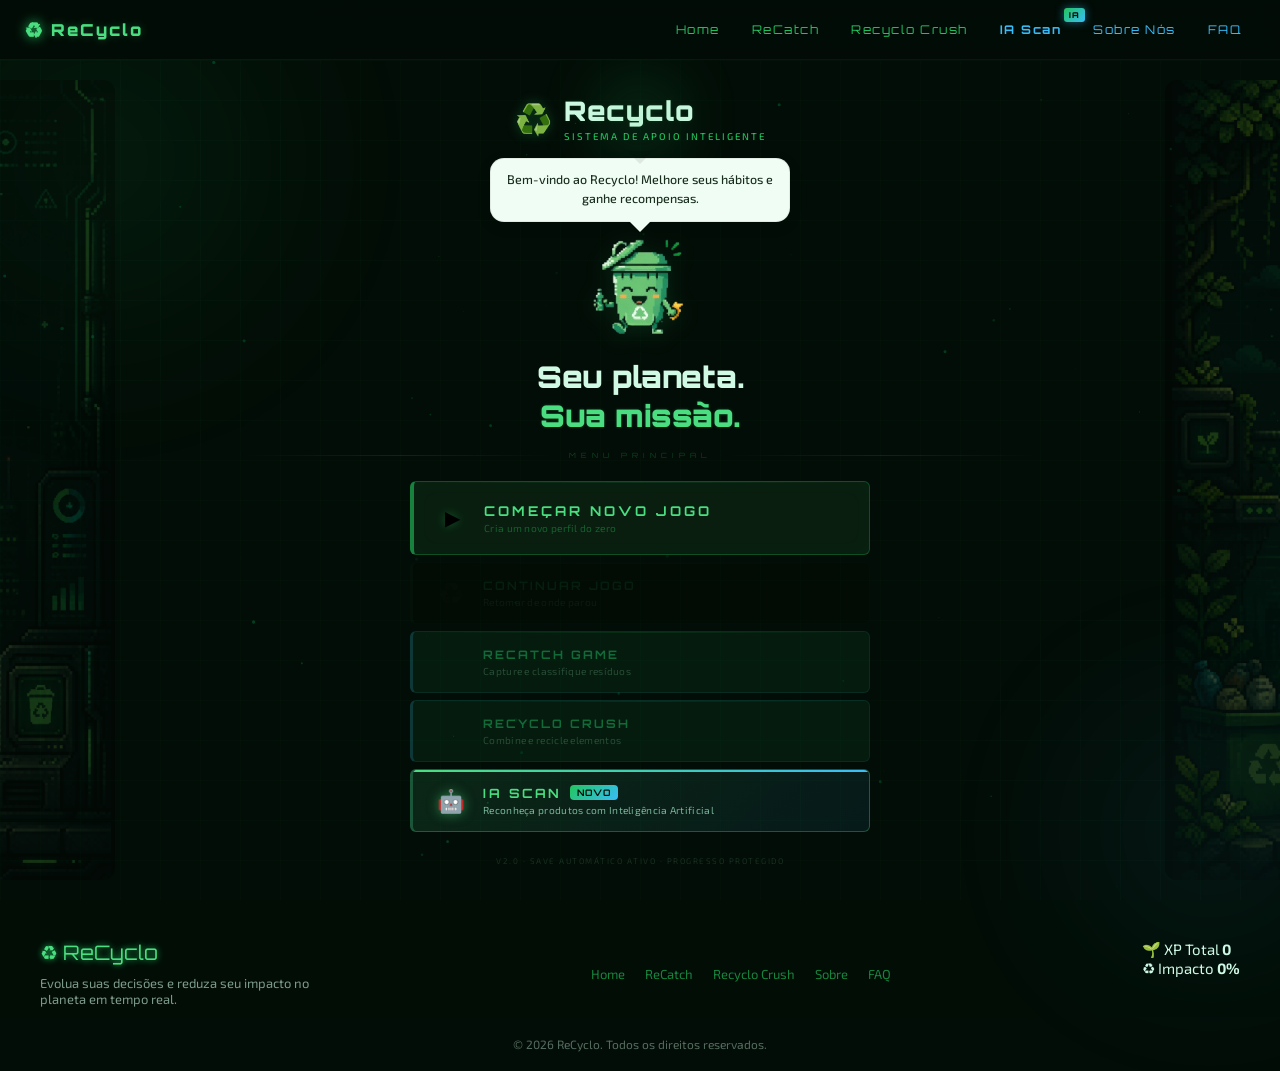
<file: telainicial.html>
<!DOCTYPE html>
<html lang="pt-BR">
<head>
  <meta charset="UTF-8" />
  <meta name="viewport" content="width=device-width, initial-scale=1.0" />
  <title>ReCyclo — Jogo de Evolução Sustentável</title>

  <!-- ── Google Fonts ── -->
  <link rel="preconnect" href="https://fonts.googleapis.com" />
  <link rel="preconnect" href="https://fonts.gstatic.com" crossorigin />
  <link href="https://fonts.googleapis.com/css2?family=Orbitron:wght@400;600;700;900&family=Exo+2:wght@300;400;500;600&family=Space+Mono:wght@400;700&family=Syne:wght@400;600;700;800&display=swap" rel="stylesheet" />

  <link rel="stylesheet" href="style.css" />
  <link rel="stylesheet" href="ia.css" />
</head>
<body>

<!-- ══════════════════════════════════════════════════════
     NAVIGATION — Fixed global header
══════════════════════════════════════════════════════════ -->
<header class="main-header" role="banner">
  <div class="main-header__left">
    <a href="index.html" class="main-header__logo" aria-label="ReCyclo — Página Inicial">
      <span class="main-header__logo-icon" aria-hidden="true">♻</span>
      <span class="main-header__logo-text">ReCyclo</span>
    </a>
  </div>

  <nav class="main-header__nav" role="navigation" aria-label="Navegação principal">
    <a href="index.html"     class="nav-btn">Home</a>
    <a href="game1.html"     class="nav-btn">ReCatch</a>
    <a href="game2.html"     class="nav-btn">Recyclo Crush</a>
    <a href="ia.html"        class="nav-btn nav-btn--ia">IA Scan</a>
    <a href="sobre-nos.html" class="nav-btn nav-btn--alt">Sobre Nós</a>
    <a href="faq.html"       class="nav-btn nav-btn--alt">FAQ</a>
  </nav>
</header>
<!-- Barra do jogo: moedas + navegação (aparece só na tela do jogo) -->
<div class="ng-game-nav">
  <div class="ng-game-nav__coins" id="hud-coins-chip">
    ◈ <span id="hud-coins">0</span> moedas
  </div>

  <div class="ng-game-nav__tabs">
    <button class="ng-game-nav__tab ng-game-nav__tab--active" id="btn-nav-game">⚡ Jogo</button>
    <button class="ng-game-nav__tab" id="btn-nav-ranked">🏆 Ranked</button>
    <button class="ng-game-nav__tab" id="btn-nav-shop">◈ Loja</button>
  </div>

  <div class="ng-game-nav__xp-bar">
    <div class="ng-topbar__xp-fill" id="xp-bar-fill"></div>
  </div>
</div>


<!-- ══════════════════════════════════════════════════════
     BACKGROUND — Particle canvas (global)
══════════════════════════════════════════════════════════ -->
<canvas id="particle-bg" aria-hidden="true"></canvas>


<!-- ══════════════════════════════════════════════════════
     NOTIFICATIONS — Toast & XP popup (global)
══════════════════════════════════════════════════════════ -->
<div id="toast-container" role="status" aria-live="polite"></div>
<div id="xp-popup" class="xp-popup xp-popup--hidden" aria-hidden="true"></div>


<!-- ══════════════════════════════════════════════════════
     SCREEN: ONBOARDING
══════════════════════════════════════════════════════════ -->
<div id="screen-onboarding" class="screen">
  <!-- Background effects -->
  <div class="onboard__bg-grid"></div>
  <div class="onboard__glow-orb onboard__glow-orb--1"></div>
  <div class="onboard__glow-orb onboard__glow-orb--2"></div>

  <!-- Layout 3 colunas: imagem | menu | imagem -->
  <div class="onboard__3col">

    <!-- ── COLUNA ESQUERDA: Slot de imagem ── -->
    <div class="onboard__img-slot onboard__img-slot--left">
      <img src="menu1.png" alt="Imagem decorativa esquerda" class="onboard__side-img" id="onboard-img-left" />
      <div class="onboard__img-placeholder">
        <span>🖼</span>
        <small>imagem criativa</small>
      </div>
    </div>

    <!-- ── COLUNA CENTRAL: Mascote + Menu ── -->
    <div class="onboard__content onboard__content--menu">

      <!-- Logo & Branding -->
      <div class="game-logo">
        <div class="game-logo__glow"></div>
        <div class="game-logo__icon">♻️</div>
        <div class="game-logo__words">
          <span class="game-logo__main">Recyclo</span>
          <span class="game-logo__sub">Sistema de Apoio Inteligente</span>
        </div>
      </div>

      <!-- Mascote + Balão (balão ACIMA, mascote ABAIXO) -->
      <div class="mascot-intro mascot-intro--side">
        <!-- Balão de fala acima -->
        <div id="bubble-onboard" class="speech-bubble speech-bubble--above">
          Bem-vindo ao Recyclo! Melhore seus hábitos de reciclagem e ganhe recompensas por isso.
        </div>
        <!-- Mascote abaixo do balão — sprite real do Recyclinho -->
        <div class="mascot-intro__wrap">
          <img
            id="mascot-onboard"
            src="expressoesreciclinho/animado.png"
            alt="Recyclinho - Mascote"
          />
        </div>
      </div>

      <!-- Hero Text -->
      <div class="onboard__hero">
        <h1 class="onboard__title">
          Seu planeta.<br>
          <em>Sua missão.</em>
        </h1>
      </div>

      <!-- ── Menu principal (único, sem etapas) ── -->
      <div class="onboard__main-menu" id="onboard-step-1">
        <div class="menu-section-label">MENU PRINCIPAL</div>

        <div id="onboard-level-badge" class="onboard__level-badge onboard__level-badge--hidden">
          <span class="onboard__level-badge__icon">🏅</span>
          <span id="onboard-level-text" class="onboard__level-badge__text">Nível 1 — Iniciante</span>
        </div>

        <button id="btn-new-game" class="menu-item menu-item--primary">
          <span class="menu-item__icon">▶</span>
          <div class="menu-item__labels">
            <span class="menu-item__main">Começar novo jogo</span>
            <span class="menu-item__sub">Cria um novo perfil do zero</span>
          </div>
        </button>

        <button id="btn-continue" class="menu-item menu-item--secondary">
          <span class="menu-item__icon">♻️</span>
          <div class="menu-item__labels">
            <span class="menu-item__main">Continuar jogo</span>
            <span id="btn-continue-sub" class="menu-item__sub">Retomar de onde parou</span>
          </div>
        </button>

        <a href="game1.html" class="menu-item menu-item--mode">
          <span class="menu-item__icon"></span>
          <div class="menu-item__labels">
            <span class="menu-item__main">ReCatch Game</span>
            <span class="menu-item__sub">Capture e classifique resíduos</span>
          </div>
        </a>

        <a href="game2.html" class="menu-item menu-item--mode">
          <span class="menu-item__icon"></span>
          <div class="menu-item__labels">
            <span class="menu-item__main">Recyclo Crush</span>
            <span class="menu-item__sub">Combine e recicle elementos</span>
          </div>
        </a>

        <a href="ia.html" class="menu-item menu-item--ia">
          <span class="menu-item__icon">🤖</span>
          <div class="menu-item__labels">
            <span class="menu-item__main">IA Scan <span class="ai-chip">NOVO</span></span>
            <span class="menu-item__sub">Reconheça produtos com Inteligência Artificial</span>
          </div>
        </a>
      </div>

      <small class="onboard__version-tag">v2.0 · Save automático ativo · Progresso protegido</small>
    </div>

    <!-- ── COLUNA DIREITA: Slot de imagem ── -->
    <div class="onboard__img-slot onboard__img-slot--right">
      <img src="menu2.png" alt="Imagem decorativa direita" class="onboard__side-img" id="onboard-img-right" />
      <div class="onboard__img-placeholder">
        <span>🖼</span>
        <small>imagem criativa</small>
      </div>
    </div>

  </div>
</div>


<!-- ══════════════════════════════════════════════════════
     SCREEN: CHARACTER CREATION
══════════════════════════════════════════════════════════ -->
<section id="screen-char" class="screen" role="main" aria-label="Criação de personagem">
  <div class="char-creation">

    <!-- Mascot preview — sprite real -->
    <div class="char-creation__mascot" aria-hidden="true">
      <img
        src="expressoesreciclinho/feliz.png"
        alt="Recyclinho feliz"
        class="char-creation__mascot-img"
      />
    </div>

    <!-- Creation form -->
    <div class="char-creation__form">
      <span class="step-tag">PASSO 1 DE 2 — IDENTIDADE</span>
      <h2 class="char-creation__title">Como devo te chamar?</h2>

      <input
        type="text"
        id="player-name-input"
        class="text-input"
        placeholder="Seu nome ou apelido..."
        maxlength="20"
        autocomplete="off"
      />

      <div class="avatar-picker">
        <p class="avatar-picker__label">Escolha seu emblema:</p>
        <div class="avatar-picker__grid" role="listbox" aria-label="Escolha de avatar">
          <button class="avatar-opt avatar-opt--selected" data-avatar="🌱" role="option" aria-selected="true">🌱</button>
          <button class="avatar-opt" data-avatar="🌿" role="option" aria-selected="false">🌿</button>
          <button class="avatar-opt" data-avatar="🍃" role="option" aria-selected="false">🍃</button>
          <button class="avatar-opt" data-avatar="🌊" role="option" aria-selected="false">🌊</button>
          <button class="avatar-opt" data-avatar="⚡" role="option" aria-selected="false">⚡</button>
          <button class="avatar-opt" data-avatar="🔥" role="option" aria-selected="false">🔥</button>
        </div>
      </div>

      <button id="btn-char-next" class="btn btn--primary" disabled>Continuar →</button>
    </div>

  </div>
</section>


<!-- ══════════════════════════════════════════════════════
     SCREEN: DIAGNOSTIC QUIZ
     ── MODIFICADO: mascote usa <img> real, contador /10 ──
══════════════════════════════════════════════════════════ -->
<section id="screen-quiz" class="screen" role="main" aria-label="Quiz de diagnóstico ambiental">
  <div class="quiz-shell">

    <!-- Quiz header -->
    <header class="quiz-header">
      <div class="quiz-header__logo">♻ ReCyclo</div>
      <div class="quiz-header__sync">
        <span class="sync-dot" aria-hidden="true"></span>
        <span id="sync-label">Diagnóstico ambiental ativo...</span>
      </div>
      <!-- MODIFICADO: /10 agora usa id=q-total para ser atualizado pelo JS -->
      <div class="quiz-header__progress-text">
        <span id="q-current">1</span>/<span id="q-total">10</span>
      </div>
    </header>

    <!-- Progress bar -->
    <div class="quiz-progress" role="progressbar" aria-valuemin="0" aria-valuemax="100" aria-valuenow="10">
      <div id="quiz-progress-fill" class="quiz-progress__fill"></div>
    </div>

    <!-- ══════════════════════════════════════════════
         MASCOTE DO QUIZ — substituído por sprite real
         id="mascot-quiz-img" é controlado pelo JS
    ══════════════════════════════════════════════ -->
    <div class="quiz-mascot">
      <div class="quiz-mascot__sprite-wrap" aria-hidden="true">
        <img
          id="mascot-quiz-img"
          src="expressoesreciclinho/animado.png"
          alt="Recyclinho"
          class="quiz-mascot__img"
        />
      </div>
      <div class="speech-bubble speech-bubble--sm" id="quiz-bubble">
        Pense bem antes de responder! 🤔
      </div>
    </div>

    <!-- Question card -->
    <article id="question-card" class="question-card">
      <div class="question-card__meta">
        <span class="question-card__tag" id="q-tag"></span>
        <span class="question-card__xp" id="q-xp">+20 XP</span>
      </div>
      <h2 class="question-card__text" id="q-text"></h2>
      <div class="question-card__options" id="q-options"></div>
    </article>

    <!-- Lore / fun fact -->
    <div class="quiz-lore" id="quiz-lore" role="note">
      <span class="quiz-lore__icon" aria-hidden="true">💡</span>
      <span id="lore-text">Cada resposta calibra seu perfil ambiental.</span>
    </div>

  </div>
</section>


<!-- ══════════════════════════════════════════════════════
     SCREEN: ANALYSIS LOADING
══════════════════════════════════════════════════════════ -->
<section id="screen-loading" class="screen" role="main" aria-label="Analisando seu perfil">
  <div class="loading-screen">

    <!-- Mascote animado durante loading — sprite real -->
    <div class="loading-screen__mascot" aria-hidden="true">
      <img
        src="expressoesreciclinho/animado.png"
        alt="Recyclinho analisando"
        class="loading-screen__mascot-img"
      />
    </div>

    <h2 class="loading-screen__title" id="load-title">Inicializando perfil...</h2>

    <div class="loading-screen__bar-wrap" role="progressbar" aria-valuemin="0" aria-valuemax="100" aria-valuenow="0">
      <div class="loading-screen__bar-fill" id="load-bar"></div>
    </div>

    <p class="loading-screen__subtitle" id="load-sub">Processando dados ambientais</p>
    <div class="loading-screen__steps" id="load-steps" aria-live="polite"></div>

  </div>
</section>


<!-- ══════════════════════════════════════════════════════
     SCREEN: MAIN GAME — layout novo (fusão teste.html)
══════════════════════════════════════════════════════════ -->
<section id="screen-game" class="screen" role="main" aria-label="Jogo principal">

  <!-- Fundos decorativos -->
  <div class="ng-bg-grid" aria-hidden="true"></div>
  <div class="ng-bg-glow ng-bg-glow--1" aria-hidden="true"></div>
  <div class="ng-bg-glow ng-bg-glow--2" aria-hidden="true"></div>

  <!-- ───────── TOPBAR ───────── -->
 <!-- ───────── SUB-HUD (abaixo do main-header original) ───────── -->
<div class="ng-sub-hud">
  <div class="ng-sub-hud__left">
    <span id="hud-avatar">🌱</span>
    <span id="hud-name">Jogador</span>
  </div>

  <div class="ng-sub-hud__center">
    <div class="ng-hud-chip">
      <span class="ng-hud-chip__label">SCORE</span>
      <span class="ng-hud-chip__value" id="hud-score">0</span>
    </div>
    <div class="ng-hud-sep"></div>
    <div class="ng-hud-chip">
      <span class="ng-hud-chip__label">LEVEL</span>
      <span class="ng-hud-chip__value" id="hud-level">1</span>
    </div>
    <div class="ng-hud-sep"></div>
    <div class="ng-hud-chip">
      <span class="ng-hud-chip__label">XP</span>
      <span class="ng-hud-chip__value" id="hud-xp">0</span>
    </div>
    <div class="ng-hud-sep"></div>
    <div class="ng-hud-chip">
      <span class="ng-hud-chip__label">SEQUENCIA</span>
      <span class="ng-hud-chip__value ng-hud-chip__value--fire" id="hud-streak">0</span>
    </div>
    <div class="ng-hud-sep"></div>
    <div class="ng-hud-chip ng-hud-chip--coins" id="hud-coins-chip">
      <span class="ng-hud-chip__label">MOEDAS</span>
      <span class="ng-hud-chip__value ng-hud-chip__value--coin">◈ <span id="hud-coins">0</span></span>
    </div>
  </div>

  <div class="ng-sub-hud__right">
    <button class="ng-nav-btn ng-nav-btn--active" id="btn-nav-game">⚡ Jogo</button>
    <button class="ng-nav-btn" id="btn-nav-ranked">🏆 Ranked</button>
    <button class="ng-nav-btn" id="btn-nav-shop">◈ Loja</button>
    <div class="ng-sub-hud__xp-rail">
      <div class="ng-topbar__xp-fill" id="xp-bar-fill"></div>
    </div>
    <button id="btn-menu" class="ng-topbar__menu-btn">☰</button>
  </div>
</div>

  <!-- ───────── GRID PRINCIPAL 3 COLUNAS ───────── -->
  <div class="ng-app-grid">

    <!-- ─── COLUNA ESQUERDA ─── -->
    <aside class="ng-col-left" aria-label="Mascote e missao ativa">

      <div class="ng-mascot-zone">
        <div class="ng-mascot-zone__ring" aria-hidden="true"></div>
        <div class="ng-mascot-zone__ring ng-mascot-zone__ring--2" aria-hidden="true"></div>
        <div id="mascot-main" class="ng-mascot-wrap">
          <img
            id="mascot-img"
            class="ng-mascot-zone__img"
            src="expressoesreciclinho/animado.png"
            alt="Recyclinho mascote"
          />
          <div class="mascot-aura" id="mascot-aura"></div>
        </div>
        <div class="ng-mascot-zone__base" aria-hidden="true"></div>
      </div>

      <div class="ng-speech-panel" id="main-bubble" role="status" aria-live="polite">
        <div class="ng-speech-panel__dot" aria-hidden="true"></div>
        <p class="ng-speech-panel__text">Cada decisao importa. Qual sera a sua?</p>
      </div>

      <div class="ng-left-divider" aria-hidden="true">
        <span></span><small>ACOES</small><span></span>
      </div>

     

      <div class="ng-active-mission" id="active-mission-card">
        <div class="ng-active-mission__header">
          <span class="ng-active-mission__tag" id="am-category">MISSAO ATIVA</span>
          <span class="ng-active-mission__timer">24h</span>
        </div>
        <p class="ng-active-mission__title" id="am-title">Carregando...</p>
        <p class="ng-active-mission__desc" id="am-desc"></p>
        <div class="ng-active-mission__reward">
          <span id="am-xp">0</span> XP
          <span class="ng-sep" aria-hidden="true">/</span>
          +<span id="am-score">0</span> Score
        </div>
        <div class="ng-active-mission__actions">
          <button class="ng-btn-complete" id="btn-mission-done">Completei</button>
          <button class="ng-btn-skip" id="btn-mission-skip">Pular</button>
        </div>
      </div>

    </aside>

    <!-- ─── COLUNA CENTRO ─── -->
    <section class="ng-col-center" aria-label="Decisao atual">

      <div class="ng-decision-meta">
        <span class="ng-decision-meta__tag" id="dc-tag">DECISAO RAPIDA</span>
        <span class="ng-decision-meta__badge" aria-hidden="true">IA</span>
        <span class="ng-decision-meta__counter" id="dc-counter"></span>
      </div>

      <div class="ng-decision-card" id="decision-card">
        <div class="ng-decision-card__scan-line" aria-hidden="true"></div>
        <h2 class="ng-decision-card__question" id="dc-question">Carregando decisao...</h2>
        <p class="ng-decision-card__context" id="dc-context"></p>
        <div class="ng-decision-card__choices" id="dc-choices" role="group" aria-label="Opcoes de resposta"></div>
      </div>

      <div class="ng-env-card">
        <div class="ng-env-card__left">
          <span class="ng-env-card__label">SCORE AMBIENTAL</span>
          <span class="ng-env-card__number" id="env-score-num">0</span>
          <span class="ng-env-card__class" id="env-class">--</span>
        </div>
        <div class="ng-env-card__bars">
          <div class="ng-env-bar">
            <span class="ng-env-bar__label">Plastico</span>
            <div class="ng-env-bar__track"><div class="ng-env-bar__fill ng-env-bar__fill--a" id="bar-p"></div></div>
          </div>
          <div class="ng-env-bar">
            <span class="ng-env-bar__label">Emissao</span>
            <div class="ng-env-bar__track"><div class="ng-env-bar__fill ng-env-bar__fill--b" id="bar-e"></div></div>
          </div>
          <div class="ng-env-bar">
            <span class="ng-env-bar__label">Desperdicio</span>
            <div class="ng-env-bar__track"><div class="ng-env-bar__fill ng-env-bar__fill--c" id="bar-w"></div></div>
          </div>
        </div>
      </div>

      <div class="ng-stats-strip" role="list" aria-label="Estatisticas">
        <div class="ng-stat-tile" role="listitem">
          <span class="ng-stat-tile__num" id="stat-missions">0</span>
          <span class="ng-stat-tile__lbl">Missoes</span>
        </div>
        <div class="ng-stat-tile" role="listitem">
          <span class="ng-stat-tile__num" id="stat-decisions">0</span>
          <span class="ng-stat-tile__lbl">Boas decisoes</span>
        </div>
        <div class="ng-stat-tile" role="listitem">
          <span class="ng-stat-tile__num" id="stat-streak">0</span>
          <span class="ng-stat-tile__lbl">Sequencia</span>
        </div>
        <div class="ng-stat-tile" role="listitem">
          <span class="ng-stat-tile__num" id="stat-impact">0</span>
          <span class="ng-stat-tile__lbl">Impacto reduzido</span>
        </div>
      </div>

    </section>

    <!-- ─── COLUNA DIREITA ─── -->
    <aside class="ng-col-right" aria-label="Missoes e historico">

      <div class="ng-side-panel">
        <div class="ng-side-panel__header">
          <span class="ng-side-panel__title">MISSOES DO DIA</span>
          <button class="ng-side-panel__refresh" id="btn-refresh-missions" aria-label="Gerar novas missoes">
            <svg width="14" height="14" viewBox="0 0 24 24" fill="none" stroke="currentColor" stroke-width="2.5" stroke-linecap="round" stroke-linejoin="round">
              <path d="M3 12a9 9 0 0 1 9-9 9.75 9.75 0 0 1 6.74 2.74L21 8"/><path d="M21 3v5h-5"/><path d="M21 12a9 9 0 0 1-9 9 9.75 9.75 0 0 1-6.74-2.74L3 16"/><path d="M8 16H3v5"/>
            </svg>
          </button>
        </div>
        <div class="ng-missions-list" id="missions-list" role="list" aria-label="Lista de missoes"></div>
      </div>

      <div class="ng-side-panel">
        <div class="ng-side-panel__header">
          <span class="ng-side-panel__title">CONQUISTAS</span>
        </div>
        <div class="ng-achievements-grid" id="achievements-list" role="list" aria-label="Conquistas"></div>
      </div>

      <div class="ng-side-panel ng-side-panel--history">
        <div class="ng-side-panel__header">
          <span class="ng-side-panel__title">HISTORICO</span>
        </div>
        <div class="ng-history-log" id="action-history" role="log" aria-live="polite" aria-label="Historico de acoes"></div>
      </div>

    </aside>

  </div><!-- /.ng-app-grid -->

  <!-- ═══ VIEW: RANKED ═══ -->
  <div class="ng-full-view ng-view--hidden" id="view-ranked" role="main" aria-label="Ranking">
    <div class="ng-view-header">
      <h2 class="ng-view-header__title">RANKING GLOBAL</h2>
      <p class="ng-view-header__sub">Semana atual · Atualizado em tempo real</p>
    </div>
    <div class="ng-podium" id="ranked-podium"></div>
    <div class="ng-league-banner" id="league-banner">
      <div class="ng-league-banner__icon" id="lb-icon">&#127807;</div>
      <div class="ng-league-banner__info">
        <span class="ng-league-banner__label">SUA LIGA</span>
        <span class="ng-league-banner__name" id="lb-name">Iniciante</span>
      </div>
      <div class="ng-league-banner__progress">
        <span class="ng-league-banner__pts" id="lb-pts">0 pts</span>
        <div class="ng-league-bar"><div class="ng-league-bar__fill" id="lb-bar"></div></div>
        <span class="ng-league-banner__next" id="lb-next">300 pts p/ subir</span>
      </div>
    </div>
    <div class="ng-ranked-table-wrap">
      <div class="ng-ranked-table" id="ranked-table" role="list" aria-label="Ranking completo"></div>
    </div>
  </div>

  <!-- ═══ VIEW: LOJA ═══ -->
  <div class="ng-full-view ng-view--hidden" id="view-shop" role="main" aria-label="Loja">
    <div class="ng-view-header">
      <h2 class="ng-view-header__title">◈ LOJA VERDE</h2>
      <p class="ng-view-header__sub">Troque suas moedas por descontos reais em produtos sustentaveis</p>
      <div class="ng-shop-balance">
        <span class="ng-coin-icon">◈</span>
        <span id="shop-coins-display">0</span>
        <span class="ng-shop-balance__label">moedas disponiveis</span>
      </div>
    </div>
    <div class="ng-shop-categories" role="tablist">
      <button class="ng-shop-cat-btn ng-shop-cat-btn--active" data-cat="all" role="tab">Todos</button>
      <button class="ng-shop-cat-btn" data-cat="food" role="tab">Alimentacao</button>
      <button class="ng-shop-cat-btn" data-cat="eco" role="tab">Eco-produtos</button>
      <button class="ng-shop-cat-btn" data-cat="transport" role="tab">Transporte</button>
      <button class="ng-shop-cat-btn" data-cat="health" role="tab">Saude</button>
    </div>
    <div class="ng-shop-grid" id="shop-grid" role="list" aria-label="Produtos da loja"></div>
  </div>

  <!-- ═══ MODAL: Compra ═══ -->
  <div id="modal-purchase" class="modal modal--hidden" role="dialog" aria-modal="true" aria-label="Confirmar compra">
    <div class="ng-modal-box ng-modal-box--purchase">
      <div class="ng-modal-box__glow" aria-hidden="true"></div>
      <div class="ng-modal-purchase__icon" id="mp-icon">&#127873;</div>
      <p class="ng-modal-box__eyebrow">RESGATAR CUPOM</p>
      <p class="ng-modal-box__title" id="mp-title">Produto</p>
      <p class="ng-modal-purchase__partner" id="mp-partner"></p>
      <p class="ng-modal-purchase__desc" id="mp-desc"></p>
      <div class="ng-modal-purchase__cost">
        <span class="ng-coin-icon">◈</span>
        <span id="mp-cost">0</span>
        <span>moedas</span>
      </div>
      <div class="ng-modal-purchase__balance">
        Saldo: <span class="ng-coin-icon">◈</span><span id="mp-balance">0</span>
      </div>
      <div class="ng-modal-purchase__coupon ng-modal-purchase__coupon--hidden" id="mp-coupon-box">
        <p class="ng-modal-purchase__coupon-label">SEU CUPOM</p>
        <p class="ng-modal-purchase__coupon-code" id="mp-coupon-code">ECO-XXXX</p>
        <p class="ng-modal-purchase__coupon-info" id="mp-coupon-info"></p>
      </div>
      <div class="ng-modal-purchase__btns" id="mp-btns">
        <button class="ng-btn-modal-close ng-btn-modal-confirm" id="btn-purchase-confirm">Resgatar agora</button>
        <button class="ng-btn-modal-cancel" id="btn-purchase-cancel">Cancelar</button>
      </div>
      <button class="ng-btn-modal-close" id="btn-purchase-close" style="display:none">Fechar</button>
    </div>
  </div>

  <!-- Popup de moedas -->
  <div id="coin-popup" class="ng-coin-popup ng-coin-popup--hidden" aria-hidden="true"></div>

</section>


<!-- ══════════════════════════════════════════════════════
     MODALS
══════════════════════════════════════════════════════════ -->

<!-- Level Up Modal -->
<div id="modal-levelup" class="modal modal--hidden" role="dialog" aria-modal="true" aria-label="Level Up!">
  <div class="modal__content modal__content--levelup">
    <div class="levelup-modal__burst" aria-hidden="true"></div>
    <!-- Mascote levelup com sprite real -->
    <img
      src="expressoesreciclinho/nivelup.png"
      alt="Recyclinho comemorando level up"
      class="levelup-modal__mascot-img"
      aria-hidden="true"
    />
    <div class="levelup-modal__label">LEVEL UP!</div>
    <div class="levelup-modal__level" id="lu-level">2</div>
    <div class="levelup-modal__title" id="lu-title">Explorador Verde</div>
    <div class="levelup-modal__unlock" id="lu-unlock"></div>
    <button id="btn-lu-close" class="btn btn--primary">Continuar missão →</button>
  </div>
</div>

<!-- Menu Modal -->
<div id="modal-menu" class="modal modal--hidden" role="dialog" aria-modal="true" aria-label="Menu do jogador">
  <div class="modal__content modal__content--menu">
    <h3 class="menu-modal__title">♻ Menu</h3>
    <div class="menu-modal__profile">
      <span id="menu-avatar" class="menu-modal__avatar" aria-hidden="true">🌱</span>
      <div>
        <div id="menu-player-name" class="menu-modal__player-name">Jogador</div>
        <div id="menu-player-title" class="menu-modal__player-title">Iniciante</div>
      </div>
    </div>
    <div class="menu-modal__stats" role="list">
      <div class="menu-modal__stat" role="listitem"><span id="ms-score">0</span><small>Score</small></div>
      <div class="menu-modal__stat" role="listitem"><span id="ms-level">1</span><small>Level</small></div>
      <div class="menu-modal__stat" role="listitem"><span id="ms-xp">0</span><small>XP Total</small></div>
      <div class="menu-modal__stat" role="listitem"><span id="ms-missions">0</span><small>Missões</small></div>
    </div>
    <div class="menu-modal__actions">
      <button id="btn-menu-recs"    class="menu-modal__action-btn">💡 Ver Recomendações</button>
      <button id="btn-menu-predict" class="menu-modal__action-btn">🔮 Previsão de Impacto</button>
      <button id="btn-menu-reset"   class="menu-modal__action-btn menu-modal__action-btn--danger">🔄 Recomeçar Jogo</button>
    </div>
    <button id="btn-menu-close" class="btn btn--ghost-sm" style="width:100%;margin-top:8px">Fechar</button>
  </div>
</div>

<!-- Recommendations Modal -->
<div id="modal-recs" class="modal modal--hidden" role="dialog" aria-modal="true" aria-label="Recomendações inteligentes">
  <div class="modal__content modal__content--recs">
    <div class="modal__header">
      <h3>💡 Recomendações Inteligentes <span class="ai-chip">IA</span></h3>
      <button class="modal__close-btn" data-modal="modal-recs" aria-label="Fechar">✕</button>
    </div>
    <div id="recs-content" class="recs-content"></div>
  </div>
</div>

<!-- Prediction Modal -->
<div id="modal-predict" class="modal modal--hidden" role="dialog" aria-modal="true" aria-label="Previsão de impacto ambiental">
  <div class="modal__content modal__content--predict">
    <div class="modal__header">
      <h3>🔮 Previsão de Impacto</h3>
      <button class="modal__close-btn" data-modal="modal-predict" aria-label="Fechar">✕</button>
    </div>
    <div id="predict-content" class="predict-content">
      <canvas id="predict-chart" width="400" height="200" aria-label="Gráfico de previsão de score"></canvas>
      <div id="predict-text" class="predict-content__text"></div>
    </div>
  </div>
</div>


<!-- ══════════════════════════════════════════════════════
     FOOTER
══════════════════════════════════════════════════════════ -->
<footer class="main-footer" role="contentinfo">
  
  <div class="main-footer__content">

    <!-- Branding -->
    <div class="main-footer__brand">
      <div class="main-footer__logo">♻ <span>ReCyclo</span></div>
      <p class="main-footer__desc">
        Evolua suas decisões e reduza seu impacto no planeta em tempo real.
      </p>
    </div>

    <!-- Navegação -->
    <nav class="main-footer__links" aria-label="Links do rodapé">
      <a href="index.html">Home</a>
      <a href="game1.html">ReCatch</a>
      <a href="game2.html">Recyclo Crush</a>
      <a href="sobre-nos.html">Sobre</a>
      <a href="faq.html">FAQ</a>
    </nav>

    <!-- Área dinâmica (game feeling) -->
    <div class="main-footer__stats">
      <div class="footer-stat">
        <span>🌱 XP Total</span>
        <strong id="footer-xp">0</strong>
      </div>
      <div class="footer-stat">
        <span>♻ Impacto</span>
        <strong id="footer-impact">0%</strong>
      </div>
    </div>

  </div>


  <!-- Bottom -->
  <div class="main-footer__bottom">
    © 2026 ReCyclo. Todos os direitos reservados.
  </div>

</footer>

<script src="app.js"></script>
<script src="game-views.js"></script>
</body>
</html>
</file>
<file: game2.css>
@import url('https://fonts.googleapis.com/css2?family=Fredoka+One&family=Nunito:wght@400;600;700;800;900&display=swap');

:root {
  --primary: #2ecc71;
  --primary-dark: #1a8a4a;
  --primary-light: #a8f0c6;
  --accent: #f39c12;
  --accent2: #e74c3c;
  --bg-start: #0d2b1a;
  --bg-end: #1a4d2e;
  --board-bg: rgba(255,255,255,0.07);
  --board-border: rgba(46,204,113,0.4);
  --cell-bg: rgba(255,255,255,0.06);
  --cell-hover: rgba(46,204,113,0.2);
  --card-bg: rgba(10, 40, 22, 0.85);
  --card-border: rgba(46,204,113,0.3);
  --text-main: #e8f9ef;
  --text-muted: #7ecfa0;
  --shadow-glow: 0 0 20px rgba(46,204,113,0.4);
  --font-game: 'Fredoka One', cursive;
  --font-ui: 'Nunito', sans-serif;
  --tile-size: 62px;
  --header-h: 60px;
  --neon: #2ecc71;
  --blue: #00bcd4;
  --ease: cubic-bezier(0.25, 0.46, 0.45, 0.94);
}

[data-theme="ocean"] {
  --primary: #00bcd4; --primary-dark: #0077a8; --primary-light: #b2ebf2;
  --accent: #ff6f00; --bg-start: #001a2e; --bg-end: #003d5c;
  --board-bg: rgba(0,188,212,0.07); --board-border: rgba(0,188,212,0.4);
  --card-bg: rgba(0,20,40,0.88); --card-border: rgba(0,188,212,0.3);
  --text-main: #e0f7fa; --text-muted: #80deea;
  --shadow-glow: 0 0 20px rgba(0,188,212,0.5); --neon: #00bcd4;
}
[data-theme="desert"] {
  --primary: #ff9800; --primary-dark: #e65100; --primary-light: #ffe0b2;
  --accent: #8bc34a; --bg-start: #2c1a00; --bg-end: #5c3200;
  --board-bg: rgba(255,152,0,0.07); --board-border: rgba(255,152,0,0.4);
  --card-bg: rgba(40,20,0,0.88); --card-border: rgba(255,152,0,0.3);
  --text-main: #fff8e1; --text-muted: #ffcc80;
  --shadow-glow: 0 0 20px rgba(255,152,0,0.5); --neon: #ff9800;
}
[data-theme="arctic"] {
  --primary: #b3e5fc; --primary-dark: #4fc3f7; --primary-light: #e1f5fe;
  --accent: #ab47bc; --bg-start: #0d1b2a; --bg-end: #1a3a5c;
  --board-bg: rgba(179,229,252,0.07); --board-border: rgba(179,229,252,0.4);
  --card-bg: rgba(5,15,30,0.9); --card-border: rgba(179,229,252,0.3);
  --text-main: #e1f5fe; --text-muted: #b3e5fc;
  --shadow-glow: 0 0 25px rgba(179,229,252,0.5); --neon: #b3e5fc;
}
[data-theme="city"] {
  --primary: #69f0ae; --primary-dark: #00c853; --primary-light: #ccff90;
  --accent: #ff4081; --bg-start: #0a0f1e; --bg-end: #1a1f3c;
  --board-bg: rgba(105,240,174,0.05); --board-border: rgba(105,240,174,0.35);
  --card-bg: rgba(5,8,20,0.9); --card-border: rgba(105,240,174,0.3);
  --text-main: #e8fff4; --text-muted: #69f0ae;
  --shadow-glow: 0 0 25px rgba(105,240,174,0.4); --neon: #69f0ae;
}
[data-theme="cosmos"] {
  --primary: #ce93d8; --primary-dark: #8e24aa; --primary-light: #f3e5f5;
  --accent: #ffb300; --bg-start: #080010; --bg-end: #1a0030;
  --board-bg: rgba(206,147,216,0.05); --board-border: rgba(206,147,216,0.35);
  --card-bg: rgba(8,0,20,0.9); --card-border: rgba(206,147,216,0.3);
  --text-main: #f3e5f5; --text-muted: #ce93d8;
  --shadow-glow: 0 0 30px rgba(206,147,216,0.5); --neon: #ce93d8;
}

*, *::before, *::after { box-sizing: border-box; margin: 0; padding: 0; }

html, body {
  width: 100%; min-height: 100vh;
  font-family: var(--font-ui);
  background: linear-gradient(135deg, var(--bg-start), var(--bg-end));
  color: var(--text-main);
  overflow-x: hidden;
  user-select: none;
}

body::before {
  content: '';
  position: fixed; inset: 0;
  background:
    radial-gradient(circle at 20% 30%, rgba(46,204,113,0.08) 0%, transparent 50%),
    radial-gradient(circle at 80% 70%, rgba(46,204,113,0.06) 0%, transparent 50%);
  pointer-events: none; z-index: 0;
}

.screen {
  display: none; position: relative; min-height: calc(100vh - var(--header-h));
  width: 100%; flex-direction: column; align-items: center;
  padding: calc(var(--header-h) + 14px) 20px 20px;
  z-index: 1;
}
.screen.active { display: flex; }

/* ===== MAIN HEADER ===== */
.main-header {
  position: fixed;
  top: 0; left: 0; right: 0;
  height: var(--header-h);
  display: flex;
  align-items: center;
  justify-content: space-between;
  padding: 0 24px;
  background: rgba(0,0,0,0.75);
  backdrop-filter: blur(12px);
  z-index: 1000;
  border: none;
  box-shadow: none;
}

.main-header-left { display: flex; align-items: center; }

.main-header-logo {
  display: flex; align-items: center; gap: 8px;
  text-decoration: none;
  font-family: var(--font-game); font-size: 1.3rem; color: var(--primary);
}

.main-header-logo .logo-icon { font-size: 1.5rem; animation: spin 8s linear infinite; }
.main-header-logo .logo-text { color: var(--primary); letter-spacing: 1px; }

.main-header-nav { display: flex; gap: 4px; align-items: center; }

.nav-btn {
  border: none; outline: none; box-shadow: none;
  background: transparent;
  font-family: var(--font-game); font-size: 13px;
  letter-spacing: 1.5px; padding: 8px 14px;
  color: var(--neon); text-decoration: none;
  cursor: pointer; transition: all 0.25s var(--ease);
  border-radius: 4px; white-space: nowrap;
}
.nav-btn:hover, .nav-btn:focus, .nav-btn:active { border: none; outline: none; box-shadow: none; }
.nav-btn:hover { transform: translateY(-2px) scale(1.05); text-shadow: 0 0 8px var(--neon); }
.nav-btn.alt { color: var(--blue); }
.nav-btn.alt:hover { text-shadow: 0 0 8px var(--blue); }

/* ===== MENU ===== */
.menu-bg-anim { position: fixed; inset: 0; pointer-events: none; z-index: 0; overflow: hidden; }
.float-item {
  position: absolute; left: var(--x); top: var(--y);
  font-size: 3rem; opacity: 0.15;
  animation: floatItem 6s ease-in-out var(--d) infinite alternate;
}
@keyframes floatItem {
  from { transform: translateY(0) rotate(0deg); }
  to   { transform: translateY(-30px) rotate(15deg); }
}

.menu-card {
  background: var(--card-bg); border: 1px solid var(--card-border);
  border-radius: 28px; padding: 40px 36px; max-width: 400px; width: 100%;
  text-align: center; box-shadow: var(--shadow-glow), 0 20px 60px rgba(0,0,0,0.5);
  position: relative; z-index: 1; animation: slideUp 0.6s ease; backdrop-filter: blur(12px);
}
@keyframes slideUp {
  from { opacity: 0; transform: translateY(40px); }
  to   { opacity: 1; transform: translateY(0); }
}

.menu-mascot { font-size: 4rem; margin-bottom: 8px; animation: bounce 2s ease-in-out infinite; }
@keyframes bounce { 0%, 100% { transform: translateY(0); } 50% { transform: translateY(-10px); } }

.menu-title {
  font-family: var(--font-game); font-size: 2.8rem; line-height: 1.1;
  color: var(--primary); text-shadow: 0 0 20px rgba(46,204,113,0.5), 3px 3px 0 var(--primary-dark);
  margin-bottom: 8px;
}
.menu-title span { color: var(--accent); }
.menu-subtitle { color: var(--text-muted); font-size: 0.95rem; font-weight: 600; margin-bottom: 16px; }
.menu-stars { font-size: 1.5rem; margin-bottom: 24px; letter-spacing: 4px; }

/* ===== BUTTONS ===== */
.btn-play {
  width: 100%; padding: 16px;
  background: linear-gradient(135deg, var(--primary), var(--primary-dark));
  color: white; border: none; border-radius: 50px;
  font-family: var(--font-game); font-size: 1.3rem;
  cursor: pointer; margin-bottom: 12px;
  box-shadow: 0 6px 0 var(--primary-dark), 0 8px 20px rgba(46,204,113,0.4);
  transition: all 0.15s; text-shadow: 1px 1px 3px rgba(0,0,0,0.3);
}
.btn-play:hover  { transform: translateY(-2px); box-shadow: 0 8px 0 var(--primary-dark), 0 10px 30px rgba(46,204,113,0.5); }
.btn-play:active { transform: translateY(3px);  box-shadow: 0 3px 0 var(--primary-dark); }

.btn-secondary {
  width: 100%; padding: 12px; background: transparent;
  color: var(--primary); border: 2px solid var(--primary);
  border-radius: 50px; font-family: var(--font-game); font-size: 1rem;
  cursor: pointer; margin-bottom: 10px; transition: all 0.2s;
}
.btn-secondary:hover { background: rgba(46,204,113,0.1); transform: translateY(-1px); }

.menu-footer { margin-top: 16px; color: var(--text-muted); }

.pulse-anim { animation: btnPulse 2s ease-in-out infinite; }
@keyframes btnPulse {
  0%, 100% { box-shadow: 0 6px 0 var(--primary-dark), 0 8px 20px rgba(46,204,113,0.4); }
  50%       { box-shadow: 0 6px 0 var(--primary-dark), 0 8px 35px rgba(46,204,113,0.7); }
}

/* ===== SCREEN HEADER ===== */
.screen-header {
  display: flex; align-items: center; gap: 16px;
  width: 100%; max-width: 900px; margin-bottom: 24px;
}
.screen-header h2 {
  font-family: var(--font-game); font-size: 1.8rem; color: var(--primary);
  text-shadow: 0 0 15px rgba(46,204,113,0.4);
}
.btn-back {
  background: var(--card-bg); border: 1px solid var(--card-border);
  color: var(--text-muted); padding: 8px 16px; border-radius: 20px;
  cursor: pointer; font-weight: 700; transition: all 0.2s;
}
.btn-back:hover { color: var(--primary); border-color: var(--primary); }

/* ===== LEVEL SELECT ===== */
.level-map { width: 100%; max-width: 720px; position: relative; }
.level-grid { display: grid; grid-template-columns: repeat(5, 1fr); gap: 16px; padding: 20px; }

.level-btn {
  aspect-ratio: 1; border-radius: 50%;
  display: flex; flex-direction: column; align-items: center; justify-content: center;
  cursor: pointer; position: relative;
  border: 3px solid var(--card-border); background: var(--card-bg);
  font-family: var(--font-game); font-size: 1.1rem; color: var(--text-main);
  transition: all 0.25s;
  box-shadow: 0 4px 0 rgba(0,0,0,0.3), 0 6px 15px rgba(0,0,0,0.2);
}
.level-btn:hover:not(.locked) {
  transform: scale(1.1) translateY(-3px); border-color: var(--primary);
  box-shadow: 0 6px 0 var(--primary-dark), var(--shadow-glow);
}
.level-btn.completed { background: linear-gradient(135deg, var(--primary), var(--primary-dark)); border-color: var(--primary-light); }
.level-btn.current   { background: linear-gradient(135deg, var(--accent), #e67e22); border-color: #ffd700; animation: levelPulse 1.5s ease-in-out infinite; }
@keyframes levelPulse {
  0%, 100% { box-shadow: 0 4px 0 rgba(0,0,0,0.3), 0 0 0 rgba(243,156,18,0); }
  50%       { box-shadow: 0 4px 0 rgba(0,0,0,0.3), 0 0 20px rgba(243,156,18,0.6); }
}
.level-btn.locked { opacity: 0.4; cursor: not-allowed; }
.level-btn .level-num   { font-size: 1.2rem; font-weight: 900; }
.level-btn .level-stars { font-size: 0.65rem; letter-spacing: 1px; }

/* ===== GAME SCREEN ===== */
.game-wrapper { display: flex; gap: 16px; align-items: flex-start; width: 100%; max-width: 1000px; padding-top: 10px; }

.game-sidebar { display: flex; flex-direction: column; gap: 10px; width: 160px; flex-shrink: 0; }

.sidebar-card {
  background: var(--card-bg); border: 1px solid var(--card-border);
  border-radius: 16px; padding: 12px; text-align: center;
  box-shadow: 0 4px 15px rgba(0,0,0,0.3); backdrop-filter: blur(8px);
}
.sidebar-label { font-size: 0.62rem; font-weight: 900; letter-spacing: 2px; color: var(--text-muted); margin-bottom: 6px; text-transform: uppercase; }

.lives-display { display: flex; justify-content: center; gap: 4px; flex-wrap: wrap; }
.life-icon { font-size: 1.4rem; filter: drop-shadow(0 0 5px rgba(46,204,113,0.5)); transition: all 0.3s; }
.life-icon.lost { filter: grayscale(1) opacity(0.3); transform: scale(0.8); }

.score-display { font-family: var(--font-game); font-size: 1.8rem; color: var(--primary); line-height: 1; transition: all 0.3s; }
.score-bar-wrap { height: 6px; background: rgba(255,255,255,0.1); border-radius: 3px; margin: 6px 0; overflow: hidden; }
.score-bar { height: 100%; width: 0%; background: linear-gradient(90deg, var(--primary), var(--accent)); border-radius: 3px; transition: width 0.5s ease; }
.score-target { font-size: 0.7rem; color: var(--text-muted); font-weight: 700; }

.moves-display { font-family: var(--font-game); font-size: 2.2rem; color: var(--accent); line-height: 1; }
.level-display { font-family: var(--font-game); font-size: 2.2rem; color: var(--primary); }

.xp-bar-wrap { height: 8px; background: rgba(255,255,255,0.1); border-radius: 4px; margin: 6px 0; overflow: hidden; }
.xp-bar { height: 100%; width: 30%; background: linear-gradient(90deg, #9b59b6, #e056b0); border-radius: 4px; transition: width 0.5s ease; }
.xp-display { font-size: 0.75rem; color: var(--text-muted); font-weight: 700; }

.objectives-display { text-align: left; }
.obj-item { display: flex; align-items: center; gap: 6px; font-size: 0.75rem; font-weight: 700; margin-bottom: 5px; color: var(--text-main); }
.obj-item.done { color: var(--primary); text-decoration: line-through; opacity: 0.6; }
.obj-count { margin-left: auto; color: var(--accent); }

.combo-display { font-family: var(--font-game); font-size: 2rem; color: #f39c12; transition: all 0.3s; }
.combo-meter-wrap { height: 5px; background: rgba(255,255,255,0.1); border-radius: 3px; margin-top: 5px; overflow: hidden; }
.combo-meter { height: 100%; width: 0%; background: linear-gradient(90deg, #f39c12, #e74c3c); border-radius: 3px; transition: width 0.3s ease; }

.boosters-grid { display: flex; gap: 6px; justify-content: center; }
.booster-btn {
  width: 42px; height: 42px; border-radius: 12px;
  background: rgba(255,255,255,0.08); border: 2px solid var(--card-border);
  font-size: 1.2rem; cursor: pointer; transition: all 0.2s;
}
.booster-btn:hover { border-color: var(--primary); background: rgba(46,204,113,0.15); transform: scale(1.1); }
.booster-btn.active { border-color: var(--accent); background: rgba(243,156,18,0.2); animation: boosterGlow 1s ease-in-out infinite; }
@keyframes boosterGlow {
  0%, 100% { box-shadow: 0 0 0 rgba(243,156,18,0); }
  50%       { box-shadow: 0 0 15px rgba(243,156,18,0.6); }
}

/* ===== GAME CENTER ===== */
.game-center { display: flex; flex-direction: column; align-items: center; gap: 12px; flex: 1; }

.board-container {
  position: relative; border-radius: 20px; overflow: hidden;
  background: var(--board-bg); border: 2px solid var(--board-border);
  box-shadow: var(--shadow-glow), 0 10px 40px rgba(0,0,0,0.5);
}

.board-bg-layer {
  position: absolute; inset: 0; pointer-events: none; z-index: 0;
  background:
    repeating-linear-gradient(0deg, transparent, transparent 62px, rgba(255,255,255,0.02) 62px, rgba(255,255,255,0.02) 63px),
    repeating-linear-gradient(90deg, transparent, transparent 62px, rgba(255,255,255,0.02) 62px, rgba(255,255,255,0.02) 63px);
}

.game-board {
  display: grid;
  grid-template-columns: repeat(8, var(--tile-size));
  grid-template-rows: repeat(8, var(--tile-size));
  gap: 3px; padding: 10px; position: relative; z-index: 1;
}

.particle-canvas { position: absolute; inset: 0; z-index: 10; pointer-events: none; border-radius: 20px; }

.board-controls { display: flex; gap: 10px; }
.btn-icon {
  width: 44px; height: 44px; border-radius: 50%;
  background: var(--card-bg); border: 1px solid var(--card-border);
  font-size: 1.1rem; cursor: pointer; color: var(--text-muted); transition: all 0.2s;
}
.btn-icon:hover { border-color: var(--primary); color: var(--primary); transform: scale(1.1); }

/* ===== TILES ===== */
.tile {
  width: var(--tile-size); height: var(--tile-size); border-radius: 14px;
  display: flex; align-items: center; justify-content: center;
  font-size: 1.8rem; cursor: pointer; position: relative; overflow: visible;
  transition: transform 0.15s, filter 0.15s; will-change: transform;
  background: var(--cell-bg); border: 1.5px solid rgba(255,255,255,0.08);
  box-shadow: inset 0 2px 4px rgba(255,255,255,0.1), inset 0 -2px 4px rgba(0,0,0,0.2), 0 3px 6px rgba(0,0,0,0.25);
}
.tile:hover { transform: scale(1.06); z-index: 5; }
.tile.selected {
  transform: scale(1.12) translateY(-3px); border-color: var(--accent) !important;
  box-shadow: 0 0 0 3px var(--accent), 0 6px 20px rgba(243,156,18,0.5), inset 0 2px 4px rgba(255,255,255,0.15) !important;
  z-index: 10; animation: selectedWobble 0.3s ease;
}
@keyframes selectedWobble {
  0%   { transform: scale(1.12) rotate(-3deg) translateY(-3px); }
  50%  { transform: scale(1.12) rotate(3deg)  translateY(-3px); }
  100% { transform: scale(1.12) rotate(0deg)  translateY(-3px); }
}

.tile.hint { animation: hintBounce 0.6s ease infinite alternate; }
@keyframes hintBounce {
  from { transform: scale(1); }
  to   { transform: scale(1.1) translateY(-4px); box-shadow: 0 0 12px rgba(255,255,255,0.4); }
}

.tile.matched { animation: matchPop 0.35s ease forwards; }
@keyframes matchPop {
  0%   { transform: scale(1);   opacity: 1; }
  40%  { transform: scale(1.4); opacity: 0.8; }
  100% { transform: scale(0);   opacity: 0; }
}

.tile.falling  { animation: tilefall  0.35s cubic-bezier(0.5, 0, 1, 1.5) forwards; }
@keyframes tilefall { from { transform: translateY(-200px); opacity: 0; } to { transform: translateY(0); opacity: 1; } }

.tile.spawning { animation: tileSpawn 0.4s cubic-bezier(0.34, 1.56, 0.64, 1) forwards; }
@keyframes tileSpawn { from { transform: scale(0) rotate(-20deg); opacity: 0; } to { transform: scale(1) rotate(0); opacity: 1; } }

.tile.swap-right { animation: swapRight 0.25s ease forwards; }
.tile.swap-left  { animation: swapLeft  0.25s ease forwards; }
.tile.swap-down  { animation: swapDown  0.25s ease forwards; }
.tile.swap-up    { animation: swapUp    0.25s ease forwards; }

@keyframes swapRight { 0%,100% { transform: translateX(0); } 50% { transform: translateX(calc(var(--tile-size) + 3px)); } }
@keyframes swapLeft  { 0%,100% { transform: translateX(0); } 50% { transform: translateX(calc(-1*(var(--tile-size) + 3px))); } }
@keyframes swapDown  { 0%,100% { transform: translateY(0); } 50% { transform: translateY(calc(var(--tile-size) + 3px)); } }
@keyframes swapUp    { 0%,100% { transform: translateY(0); } 50% { transform: translateY(calc(-1*(var(--tile-size) + 3px))); } }

.tile.special-bomb { background: radial-gradient(circle, #ff6b6b, #c0392b) !important; border-color: #ff4757 !important; box-shadow: 0 0 12px rgba(231,76,60,0.6), inset 0 2px 4px rgba(255,255,255,0.2) !important; }
.tile.special-bomb::after { content: '💥'; font-size: 0.7rem; position: absolute; top: 2px; right: 2px; }

.tile.special-rainbow { background: linear-gradient(135deg, #ff6b6b, #ffd93d, #6bcb77, #4d96ff, #a855f7) !important; border-color: white !important; animation: rainbowSpin 2s linear infinite; }
@keyframes rainbowSpin { from { filter: hue-rotate(0deg); } to { filter: hue-rotate(360deg); } }

.tile.special-line-h::before { content: '━'; position: absolute; font-size: 0.7rem; bottom: 2px; right: 2px; color: white; }
.tile.special-line-v::before { content: '┃'; position: absolute; font-size: 0.7rem; bottom: 2px; right: 2px; color: white; }

.tile[data-type="plastic"]    { background: radial-gradient(135deg, #3498db88, #2980b944); border-color: #3498db55; }
.tile[data-type="paper"]      { background: radial-gradient(135deg, #f39c1288, #e67e2244); border-color: #f39c1255; }
.tile[data-type="glass"]      { background: radial-gradient(135deg, #1abc9c88, #16a08544); border-color: #1abc9c55; }
.tile[data-type="metal"]      { background: radial-gradient(135deg, #95a5a688, #7f8c8d44); border-color: #95a5a655; }
.tile[data-type="organic"]    { background: radial-gradient(135deg, #2ecc7188, #27ae6044); border-color: #2ecc7155; }
.tile[data-type="electronic"] { background: radial-gradient(135deg, #9b59b688, #8e44ad44); border-color: #9b59b655; }
.tile[data-type="wood"]       { background: radial-gradient(135deg, #a0522d88, #8b451344); border-color: #a0522d55; }

/* ===== FLOATING SCORES ===== */
.floating-scores-container { position: fixed; inset: 0; pointer-events: none; z-index: 200; }
.floating-score {
  position: absolute; font-family: var(--font-game); font-size: 1.4rem;
  font-weight: 900; color: #2ecc71;
  text-shadow: 2px 2px 4px rgba(0,0,0,0.5), 0 0 10px rgba(46,204,113,0.5);
  animation: floatScore 1.2s ease-out forwards; pointer-events: none;
}
.floating-score.combo   { color: var(--accent); font-size: 1.8rem; }
.floating-score.special { color: #e056b0;       font-size: 2rem;   }
@keyframes floatScore {
  0%   { opacity: 1; transform: translateY(0)    scale(1);   }
  20%  {             transform: translateY(-20px) scale(1.3); }
  100% { opacity: 0; transform: translateY(-80px) scale(0.8); }
}

/* ===== SPARKLE ===== */
.sparkle-container { position: fixed; inset: 0; pointer-events: none; z-index: 150; overflow: hidden; }
.sparkle { position: absolute; pointer-events: none; animation: sparkleFly 1.5s ease-out forwards; }
@keyframes sparkleFly {
  0%   { opacity: 1; transform: translate(0,0) rotate(0deg) scale(1); }
  100% { opacity: 0; transform: translate(var(--dx),var(--dy)) rotate(720deg) scale(0); }
}

/* ===== RANKING ===== */
.ranking-container { width: 100%; max-width: 600px; }
.ranking-tabs { display: flex; gap: 8px; margin-bottom: 16px; }
.rank-tab {
  flex: 1; padding: 10px; background: var(--card-bg); border: 1px solid var(--card-border);
  border-radius: 12px; color: var(--text-muted); font-weight: 700; cursor: pointer; transition: all 0.2s;
}
.rank-tab.active { background: linear-gradient(135deg, var(--primary), var(--primary-dark)); border-color: var(--primary); color: white; }

.ranking-form { display: flex; gap: 8px; margin-bottom: 16px; }
.ranking-form input {
  flex: 1; padding: 10px 16px; background: var(--card-bg); border: 1px solid var(--card-border);
  border-radius: 12px; color: var(--text-main); font-family: var(--font-ui); font-size: 0.9rem; outline: none;
}
.ranking-form input:focus { border-color: var(--primary); }
.ranking-form button {
  padding: 10px 20px; background: linear-gradient(135deg, var(--primary), var(--primary-dark));
  border: none; border-radius: 12px; color: white; font-weight: 700; cursor: pointer;
  white-space: nowrap; font-family: var(--font-ui); transition: all 0.2s;
}
.ranking-form button:hover { transform: translateY(-2px); filter: brightness(1.1); }

.ranking-list { display: flex; flex-direction: column; gap: 8px; }
.rank-item {
  display: flex; align-items: center; gap: 12px;
  background: var(--card-bg); border: 1px solid var(--card-border);
  border-radius: 14px; padding: 12px 16px; transition: all 0.2s; animation: slideUp 0.3s ease;
}
.rank-item:hover { border-color: var(--primary); transform: translateX(4px); }
.rank-item.top1 { border-color: #ffd700; background: rgba(255,215,0,0.1); }
.rank-item.top2 { border-color: #c0c0c0; background: rgba(192,192,192,0.08); }
.rank-item.top3 { border-color: #cd7f32; background: rgba(205,127,50,0.08); }
.rank-item.current-player { border-color: var(--primary); background: rgba(46,204,113,0.1); }

.rank-pos   { font-family: var(--font-game); font-size: 1.3rem; width: 36px; text-align: center; }
.rank-name  { flex: 1; font-weight: 800; font-size: 0.95rem; }
.rank-level { color: var(--text-muted); font-size: 0.75rem; }
.rank-score { font-family: var(--font-game); color: var(--primary); font-size: 1.1rem; }
.rank-loading { text-align: center; color: var(--text-muted); padding: 30px; font-size: 1rem; animation: pulse 1.5s ease-in-out infinite; }
@keyframes pulse { 0%, 100% { opacity: 0.5; } 50% { opacity: 1; } }

/* ===== THEMES ===== */
.themes-grid { display: grid; grid-template-columns: repeat(3, 1fr); gap: 16px; max-width: 800px; width: 100%; }
.theme-card {
  background: var(--card-bg); border: 2px solid var(--card-border);
  border-radius: 20px; padding: 20px; text-align: center;
  cursor: pointer; transition: all 0.3s; position: relative;
}
.theme-card:hover  { transform: translateY(-5px); border-color: var(--primary); }
.theme-card.active { border-color: var(--primary); box-shadow: var(--shadow-glow); }

.theme-preview { font-size: 2.5rem; height: 70px; display: flex; align-items: center; justify-content: center; border-radius: 14px; margin-bottom: 12px; letter-spacing: 4px; }
.forest-preview { background: linear-gradient(135deg, #1a4d2e, #2d7d46); }
.ocean-preview  { background: linear-gradient(135deg, #001a2e, #003d5c); }
.desert-preview { background: linear-gradient(135deg, #3d2000, #7a4400); }
.arctic-preview { background: linear-gradient(135deg, #0d1b2a, #1a3a5c); }
.city-preview   { background: linear-gradient(135deg, #0a0f1e, #1a1f3c); }
.cosmos-preview { background: linear-gradient(135deg, #080010, #1a0030); }

.theme-name  { font-family: var(--font-game); font-size: 1.1rem; color: var(--text-main); }
.theme-desc  { font-size: 0.75rem; color: var(--text-muted); margin-top: 4px; }
.theme-badge { position: absolute; top: 10px; right: 10px; background: var(--primary); color: white; border-radius: 10px; padding: 2px 8px; font-size: 0.7rem; font-weight: 700; }

/* ===== MODAIS ===== */
.modal-overlay {
  position: fixed; inset: 0; z-index: 1100;
  background: rgba(0,0,0,0.75); backdrop-filter: blur(8px);
  display: flex; align-items: center; justify-content: center; animation: fadeIn 0.2s ease;
}
.modal-overlay.hidden { display: none; }
@keyframes fadeIn { from { opacity: 0; } to { opacity: 1; } }

.modal-box {
  background: var(--card-bg); border: 2px solid var(--card-border);
  border-radius: 28px; padding: 36px; max-width: 380px; width: 90%; text-align: center;
  box-shadow: var(--shadow-glow), 0 20px 60px rgba(0,0,0,0.6);
  animation: modalPop 0.4s cubic-bezier(0.34, 1.56, 0.64, 1); backdrop-filter: blur(12px);
}
@keyframes modalPop {
  from { transform: scale(0.7) rotate(-5deg); opacity: 0; }
  to   { transform: scale(1)   rotate(0);     opacity: 1; }
}
.modal-box h2 { font-family: var(--font-game); font-size: 2rem; color: var(--primary); margin-bottom: 8px; }
.modal-box p  { color: var(--text-muted); margin-bottom: 20px; font-weight: 600; }

.win-stars { font-size: 2.5rem; letter-spacing: 8px; margin-bottom: 12px; animation: starsIn 0.6s ease; }
@keyframes starsIn { from { transform: scale(0); } to { transform: scale(1); } }
.win-score-display { font-family: var(--font-game); font-size: 2.5rem; color: var(--primary); text-shadow: 0 0 20px rgba(46,204,113,0.5); margin-bottom: 20px; }

.lose-icon { font-size: 3.5rem; margin-bottom: 8px; animation: shake 0.5s ease; }
@keyframes shake { 0%,100% { transform: translateX(0); } 25% { transform: translateX(-10px); } 75% { transform: translateX(10px); } }
.lose-score    { font-family: var(--font-game); font-size: 1.8rem; color: var(--text-muted); margin-bottom: 20px; }
.no-lives-icon { font-size: 3rem; margin-bottom: 8px; }
.life-timer    { background: rgba(255,255,255,0.07); border-radius: 12px; padding: 10px; font-family: var(--font-game); font-size: 1.2rem; color: var(--accent); margin-bottom: 20px; }

/* ===== GLOBAL ANIMATIONS ===== */
@keyframes spin { from { transform: rotate(0deg); } to { transform: rotate(360deg); } }

/* ===== SCROLLBAR ===== */
::-webkit-scrollbar       { width: 6px; }
::-webkit-scrollbar-track { background: transparent; }
::-webkit-scrollbar-thumb { background: var(--card-border); border-radius: 3px; }
::-webkit-scrollbar-thumb:hover { background: var(--primary); }

/* ===== COMBO EXPLOSION ===== */
.combo-explosion {
  position: fixed; top: 50%; left: 50%; transform: translate(-50%, -50%);
  font-family: var(--font-game); font-size: 4rem; color: var(--accent);
  text-shadow: 0 0 30px rgba(243,156,18,0.8);
  pointer-events: none; z-index: 250; animation: comboExplode 1s ease-out forwards;
}
@keyframes comboExplode {
  0%   { transform: translate(-50%, -50%) scale(0.5); opacity: 1; }
  50%  { transform: translate(-50%, -50%) scale(1.5); }
  100% { transform: translate(-50%, -50%) scale(2);   opacity: 0; }
}

/* ===== LEVEL UP BANNER ===== */
.level-up-banner {
  position: fixed; top: 50%; left: 50%; transform: translate(-50%, -50%);
  background: linear-gradient(135deg, var(--primary), var(--primary-dark));
  color: white; font-family: var(--font-game); font-size: 2rem;
  padding: 20px 40px; border-radius: 20px;
  box-shadow: 0 0 40px rgba(46,204,113,0.8); z-index: 250; pointer-events: none;
  animation: levelUpBanner 2s ease-out forwards;
}
@keyframes levelUpBanner {
  0%   { transform: translate(-50%, -50%) scale(0)   rotate(-10deg); opacity: 0; }
  20%  { transform: translate(-50%, -50%) scale(1.2) rotate(2deg);   opacity: 1; }
  80%  { transform: translate(-50%, -50%) scale(1)   rotate(0);      opacity: 1; }
  100% { transform: translate(-50%, -50%) scale(0.8);                opacity: 0; }
}

/* ===== RESPONSIVO ===== */
@media (max-width: 900px) {
  :root { --tile-size: 52px; }
  .game-wrapper  { flex-direction: column; align-items: center; }
  .game-sidebar  { width: 100%; flex-direction: row; flex-wrap: wrap; justify-content: center; }
  .game-sidebar .sidebar-card { flex: 1; min-width: 100px; max-width: 150px; }
  .themes-grid   { grid-template-columns: repeat(2, 1fr); }
  .level-grid    { grid-template-columns: repeat(4, 1fr); }
  .main-header-nav { display: none; }
}

@media (max-width: 560px) {
  :root { --tile-size: 40px; }
  .game-board { gap: 2px; padding: 6px; }
  .tile       { font-size: 1.3rem; border-radius: 10px; }
  .menu-title { font-size: 2.2rem; }
}
</file>
<file: style.css>
/* ══════════════════════════════════════════════════════
   RECYCLO 2.0 — style.css REDESIGNED
   Paleta atualizada · Design refinado · Game UI moderna
══════════════════════════════════════════════════════ */


/* ┌─────────────────────────────────────────────────────┐
   │  1. RESET & BASE                                    │
   └─────────────────────────────────────────────────────┘ */

*, *::before, *::after { box-sizing: border-box; margin: 0; padding: 0; }
html { font-size: 15px; }

body {
  background: var(--color-bg);
  color: var(--color-text);
  font-family: var(--font-body);
  min-height: 100vh;
  overflow-x: hidden;
  cursor: default;
  padding-top: var(--header-height);
}

::-webkit-scrollbar { width: 4px; }
::-webkit-scrollbar-track { background: var(--color-bg2); }
::-webkit-scrollbar-thumb { background: var(--color-accent); border-radius: 4px; }

#particle-bg {
  position: fixed;
  inset: 0;
  pointer-events: none;
  z-index: 0;
  opacity: 0.35;
}


/* ┌─────────────────────────────────────────────────────┐
   │  2. PALETA — CSS Custom Properties                  │
   └─────────────────────────────────────────────────────┘ */

:root {
  --color-neon:        #4ade80;
  --color-neon-dim:    #22c55e;
  --color-neon-deep:   #16a34a;
  --color-neon-subtle: #14532d;
  --color-blue:        #38bdf8;
  --color-yellow:      #fbbf24;
  --color-red:         #f87171;
  --color-orange:      #fb923c;
  --color-purple:      #a78bfa;
  --color-bg:          #030d07;
  --color-bg2:         #061209;
  --color-bg3:         #0a1f10;
  --color-bg4:         #0f2d18;
  --color-card:        rgba(20, 83, 45, 0.12);
  --color-card-hov:    rgba(20, 83, 45, 0.22);
  --color-border:      rgba(34, 197, 94, 0.14);
  --color-border2:     rgba(255, 255, 255, 0.06);
  --color-border3:     rgba(34, 197, 94, 0.08);
  --color-text:        #d1fae5;
  --color-text2:       #a7f3d0;
  --color-muted:       #4d7c5f;
  --color-accent:      var(--color-neon-dim);
  --font-game: 'Orbitron', monospace;
  --font-body: 'Exo 2', sans-serif;
  --radius:        12px;
  --header-height: 60px;
  --ease:          cubic-bezier(0.4, 0, 0.2, 1);
  --glow-green: 0 0 12px rgba(74, 222, 128, 0.2);
  --glow-blue:  0 0 12px rgba(56, 189, 248, 0.2);
}


/* ┌─────────────────────────────────────────────────────┐
   │  3. TYPOGRAPHY UTILITIES                            │
   └─────────────────────────────────────────────────────┘ */

.font-game { font-family: var(--font-game); }
.text-neon  { color: var(--color-neon); }
.text-muted { color: var(--color-muted); }

.step-tag {
  display: block;
  font-size: 0.65rem;
  letter-spacing: 3px;
  color: var(--color-neon-dim);
  text-transform: uppercase;
  margin-bottom: 12px;
}

.ai-chip {
  background: linear-gradient(135deg, var(--color-neon-dim), var(--color-blue));
  color: #030d07;
  font-size: 0.6rem;
  padding: 2px 7px;
  border-radius: 4px;
  font-weight: 700;
  letter-spacing: 1px;
  font-family: var(--font-game);
}


/* ┌─────────────────────────────────────────────────────┐
   │  4. LAYOUT UTILITIES                                │
   └─────────────────────────────────────────────────────┘ */

.screen {
  display: none;
  min-height: calc(100vh - var(--header-height));
  position: relative;
  z-index: 1;
  flex-direction: column;
}

.screen--active { display: flex; }


/* ┌─────────────────────────────────────────────────────┐
   │  5a. COMPONENTS — Buttons                           │
   └─────────────────────────────────────────────────────┘ */

.btn {
  display: inline-flex;
  align-items: center;
  gap: 10px;
  cursor: pointer;
  transition: all 0.3s var(--ease);
  font-family: var(--font-game);
  font-weight: 700;
  letter-spacing: 1px;
  border: none;
  border-radius: 50px;
}

.btn--primary {
  padding: 14px 32px;
  background: linear-gradient(135deg, var(--color-neon-dim), #0ea5e9);
  color: #030d07;
  font-size: 0.85rem;
}

.btn--primary:hover {
  transform: translateY(-2px) scale(1.02);
  box-shadow: 0 6px 24px rgba(34, 197, 94, 0.3);
}

.btn--primary:active { transform: translateY(-1px) scale(1); }
.btn--primary:disabled { opacity: 0.4; pointer-events: none; }

.btn--secondary {
  padding: 12px 28px;
  background: transparent;
  border: 1px solid var(--color-neon-deep);
  color: var(--color-neon);
  font-size: 0.8rem;
  text-decoration: none;
}

.btn--secondary:hover {
  background: rgba(34, 197, 94, 0.07);
  box-shadow: var(--glow-green);
  transform: translateY(-2px);
}

.btn--success {
  flex: 1;
  padding: 10px;
  background: linear-gradient(135deg, var(--color-neon-dim), var(--color-neon-deep));
  border-radius: 8px;
  color: #030d07;
  font-size: 0.75rem;
}

.btn--success:hover {
  transform: translateY(-2px);
  box-shadow: 0 4px 16px rgba(34, 197, 94, 0.3);
}

.btn--ghost-sm {
  flex: 1;
  padding: 10px;
  background: transparent;
  border: 1px solid var(--color-border2);
  border-radius: 8px;
  color: var(--color-muted);
  font-size: 0.78rem;
  font-family: var(--font-body);
}

.btn--ghost-sm:hover { border-color: var(--color-red); color: var(--color-red); }

.btn--refresh {
  width: 100%;
  padding: 8px;
  background: transparent;
  border: 1px dashed var(--color-border);
  border-radius: 8px;
  color: var(--color-neon-dim);
  font-size: 0.78rem;
  cursor: pointer;
  transition: all 0.25s var(--ease);
  margin-top: 8px;
}

.btn--refresh:hover { background: rgba(34, 197, 94, 0.05); border-style: solid; }

.btn--glow   { box-shadow: 0 0 14px rgba(74, 222, 128, 0.25); }
.btn--hidden { display: none !important; }

.btn--cta {
  flex-direction: column;
  gap: 2px;
  padding: 16px 44px;
  position: relative;
  overflow: hidden;
}

.btn--cta::before {
  content: '';
  position: absolute;
  inset: 0;
  background: linear-gradient(90deg, transparent, rgba(255,255,255,0.07), transparent);
  transform: translateX(-100%);
  animation: shimmer 3s ease-in-out infinite;
}

.btn__icon       { font-size: 0.9rem; }
.btn__label-main { font-family: var(--font-game); font-size: 0.9rem; font-weight: 700; letter-spacing: 1px; }
.btn__label-sub  { font-size: 0.65rem; opacity: 0.7; font-family: var(--font-body); letter-spacing: 1px; }


/* ┌─────────────────────────────────────────────────────┐
   │  5b. COMPONENTS — Inputs                            │
   └─────────────────────────────────────────────────────┘ */

.text-input {
  width: 100%;
  padding: 14px 18px;
  background: var(--color-bg3);
  border: 1px solid var(--color-border);
  border-radius: 10px;
  color: var(--color-text);
  font-family: var(--font-game);
  font-size: 1rem;
  outline: none;
  transition: border-color 0.25s var(--ease);
  margin-bottom: 20px;
}

.text-input:focus {
  border-color: var(--color-neon-dim);
  box-shadow: 0 0 0 3px rgba(34, 197, 94, 0.08);
}


/* ┌─────────────────────────────────────────────────────┐
   │  5c. COMPONENTS — Badges & Pills                    │
   └─────────────────────────────────────────────────────┘ */

.feature-badge {
  background: var(--color-card);
  border: 1px solid var(--color-border);
  border-radius: 50px;
  padding: 6px 14px;
  font-size: 0.78rem;
  color: var(--color-neon-dim);
  transition: all 0.25s var(--ease);
}

.feature-badge:hover {
  background: rgba(34, 197, 94, 0.08);
  border-color: var(--color-neon-dim);
  transform: translateY(-2px);
}

.premium-badge {
  display: inline-flex;
  align-items: center;
  gap: 8px;
  background: rgba(34, 197, 94, 0.06);
  border: 1px solid rgba(34, 197, 94, 0.18);
  border-radius: 50px;
  padding: 5px 14px;
  font-size: 0.7rem;
  color: var(--color-neon-dim);
  font-family: var(--font-game);
  letter-spacing: 1px;
  animation: fade-up 0.8s var(--ease) 0.1s both;
}

.premium-badge__dot {
  width: 6px; height: 6px;
  border-radius: 50%;
  background: var(--color-neon);
  box-shadow: 0 0 5px var(--color-neon);
  animation: pulse-dot 1.5s ease-in-out infinite;
}

.premium-badge__sep { color: var(--color-muted); }

.question-card__xp {
  font-family: var(--font-game);
  font-size: 0.7rem;
  color: var(--color-yellow);
  background: rgba(251, 191, 36, 0.08);
  border: 1px solid rgba(251, 191, 36, 0.18);
  padding: 3px 8px;
  border-radius: 50px;
}

.hud__streak {
  font-family: var(--font-game);
  font-size: 0.8rem;
  color: var(--color-orange);
}

.sync-dot {
  width: 7px; height: 7px;
  border-radius: 50%;
  background: var(--color-neon-dim);
  animation: pulse-dot 1.5s ease-in-out infinite;
}


/* ┌─────────────────────────────────────────────────────┐
   │  5d. COMPONENTS — Panels & Cards                    │
   └─────────────────────────────────────────────────────┘ */

.panel {
  background: var(--color-card);
  border: 1px solid var(--color-border);
  border-radius: var(--radius);
  padding: 16px;
}

.panel__title {
  display: flex;
  align-items: center;
  gap: 7px;
  font-family: var(--font-game);
  font-size: 0.65rem;
  letter-spacing: 2px;
  color: var(--color-muted);
  text-transform: uppercase;
  margin-bottom: 12px;
}

.panel__title-icon { font-size: 0.9rem; }

.stat-card {
  background: var(--color-card);
  border: 1px solid var(--color-border2);
  border-radius: var(--radius);
  padding: 16px 12px;
  text-align: center;
  transition: all 0.25s var(--ease);
  cursor: default;
}

.stat-card:hover {
  border-color: var(--color-neon-deep);
  background: var(--color-card-hov);
  transform: translateY(-2px);
}

.stat-card__icon  { font-size: 1.3rem; margin-bottom: 6px; }
.stat-card__value { font-family: var(--font-game); font-size: 1.3rem; font-weight: 700; color: var(--color-neon); display: block; }
.stat-card__label { font-size: 0.7rem; color: var(--color-muted); line-height: 1.4; }


/* ┌─────────────────────────────────────────────────────┐
   │  5e. COMPONENTS — Mascot System                     │
   └─────────────────────────────────────────────────────┘ */

/* wrapper principal do mascote no jogo */
.mascot-body {
  position: relative;
  display: flex;
  flex-direction: column;
  align-items: center;
  animation: mascot-idle 3s ease-in-out infinite;
}

/* tamanhos do wrapper */
.mascot-body--sm { width: 48px; }
.mascot-body--md { width: 80px; }
.mascot-body--lg { width: 110px; }

/* imagem real do mascote — usada em todas as telas */
.mascot-img {
  width: 100%;
  height: auto;
  image-rendering: auto;
  transition: filter 0.3s ease, transform 0.3s ease;
}

/* aura ao redor do mascote */
.mascot-aura {
  position: absolute;
  inset: -8px;
  border-radius: 50%;
  border: 2px solid transparent;
  animation: aura-spin 3s linear infinite;
}

.mascot-aura--happy   { border-color: rgba(74, 222, 128, 0.3) transparent; }
.mascot-aura--neutral { border-color: rgba(56, 189, 248, 0.25) transparent; }
.mascot-aura--sad     { border-color: rgba(248, 113, 113, 0.3) transparent; }

/* animações de reação */
.mascot-body.is-bouncing { animation: mascot-bounce-anim 0.6s var(--ease) !important; }
.mascot-body.is-shaking  { animation: mascot-shake-anim  0.5s var(--ease) !important; }
.mascot-body.is-glowing  { animation: mascot-glow-anim   1.2s var(--ease) !important; }
.mascot-body.is-pulsing  { animation: mascot-pulse-anim  0.8s var(--ease) !important; }
.mascot-body.is-spinning { animation: mascot-spin-anim   0.7s var(--ease) !important; }

/* mascote na tela de criação de personagem */
.char-creation__mascot {
  flex-shrink: 0;
  display: flex;
  align-items: center;
  justify-content: center;
}

.char-creation__mascot-img {
  width: 140px;
  height: auto;
  animation: mascot-float 3s ease-in-out infinite;
  filter: drop-shadow(0 6px 18px rgba(34, 197, 94, 0.2));
}

/* mascote no quiz */
.quiz-mascot {
  display: flex;
  align-items: flex-end;
  gap: 14px;
  align-self: flex-start;
}

.quiz-mascot__sprite-wrap {
  flex-shrink: 0;
  width: 64px;
  height: 64px;
  display: flex;
  align-items: center;
  justify-content: center;
}

.quiz-mascot__img {
  width: 64px;
  height: auto;
  animation: mascot-float 3s ease-in-out infinite;
  filter: drop-shadow(0 3px 8px rgba(34, 197, 94, 0.15));
  transition: opacity 0.2s ease;
}

/* animação do balão ao trocar fala */
.quiz-bubble--animate {
  animation: bubble-pop 0.4s var(--ease);
}

/* mascote na tela de loading */
.loading-screen__mascot-img {
  width: 110px;
  height: auto;
  animation: mascot-bounce-loop 0.65s ease-in-out infinite alternate;
  filter: drop-shadow(0 6px 20px rgba(34, 197, 94, 0.25));
}

/* mascote no modal de level up */
.levelup-modal__mascot-img {
  width: 100px;
  height: auto;
  margin: 0 auto 16px;
  display: block;
  animation: mascot-bounce-loop 0.5s ease-in-out infinite alternate;
  filter: drop-shadow(0 0 16px rgba(251, 191, 36, 0.4));
}


/* ┌─────────────────────────────────────────────────────┐
   │  5f. COMPONENTS — Speech Bubbles                    │
   └─────────────────────────────────────────────────────┘ */

.speech-bubble {
  position: relative;
  background: var(--color-bg3);
  border: 1px solid var(--color-border);
  border-radius: 12px;
  padding: 10px 14px;
  font-size: 0.82rem;
  line-height: 1.5;
  max-width: 220px;
  color: var(--color-text);
  animation: bubble-pop 0.4s var(--ease);
  box-shadow: 0 4px 16px rgba(0,0,0,0.35);
}

.speech-bubble::before {
  content: '';
  position: absolute;
  top: -8px; left: 20px;
  border: 8px solid transparent;
  border-bottom-color: var(--color-bg3);
  border-top: none;
}

.speech-bubble--sm    { max-width: 180px; font-size: 0.78rem; }
.speech-bubble--main  { max-width: 200px; margin-top: 8px; }
.speech-bubble--intro { max-width: 240px; font-size: 0.85rem; line-height: 1.6; }

.speech-bubble--above {
  position: relative;
  background: #f0fdf4;
  border: 1.5px solid rgba(0,0,0,0.07);
  border-radius: 14px;
  padding: 12px 16px;
  font-size: 0.83rem;
  line-height: 1.5;
  max-width: 300px;
  color: #1a2e1e;
  font-weight: 500;
  box-shadow: 0 4px 14px rgba(0,0,0,0.12);
  text-align: center;
  margin-bottom: 10px;
  animation: fade-up 0.5s var(--ease) 0.3s both;
}

.speech-bubble--above::before {
  content: '';
  position: absolute;
  bottom: -13px; left: 50%;
  transform: translateX(-50%);
  border: 13px solid transparent;
  border-top-color: rgba(0,0,0,0.08);
  border-bottom: none;
}

.speech-bubble--above::after {
  content: '';
  position: absolute;
  bottom: -11px; left: 50%;
  transform: translateX(-50%);
  border: 11px solid transparent;
  border-top-color: #f0fdf4;
  border-bottom: none;
}


/* ┌─────────────────────────────────────────────────────┐
   │  5g. COMPONENTS — Toasts & Notifications            │
   └─────────────────────────────────────────────────────┘ */
#toast-container {
  position: fixed;
  top: calc(var(--header-height) + 16px);
  left: 50%;
  transform: translateX(-50%);
  z-index: 1200;

  display: flex;
  flex-direction: column;
  align-items: center;

  width: auto;
  max-width: 90vw;

  pointer-events: none;
}

.toast {
  background: var(--color-bg3);
  border: 1px solid var(--color-border);
  border-radius: 10px;
  padding: 12px 18px;
  font-size: 0.82rem;

  width: fit-content;
  max-width: 90vw;

  word-break: break-word;

  box-shadow: 0 6px 24px rgba(0,0,0,0.4);
  animation: toast-in 0.4s var(--ease) both;

  display: flex;
  align-items: center;
  gap: 10px;
}

.toast--good { border-color: rgba(34, 197, 94, 0.3); }
.toast--bad  { border-color: rgba(248, 113, 113, 0.3); }
.toast--info { border-color: rgba(56, 189, 248, 0.3); }

.xp-popup {
  position: fixed;
  bottom: 80px; right: 24px;
  z-index: 1200;
  font-family: var(--font-game);
  font-size: 1.4rem;
  font-weight: 900;
  color: var(--color-yellow);
  text-shadow: 0 0 14px var(--color-yellow);
  pointer-events: none;
  animation: xp-rise 1.2s var(--ease) both;
}

.xp-popup--hidden { display: none; }


/* ┌─────────────────────────────────────────────────────┐
   │  5h. COMPONENTS — Modals                            │
   └─────────────────────────────────────────────────────┘ */

.modal {
  position: fixed;
  inset: 0;
  z-index: 1100;
  background: rgba(3, 13, 7, 0.88);
  backdrop-filter: blur(8px);
  display: flex;
  align-items: center;
  justify-content: center;
  animation: modal-fade-in 0.3s var(--ease) both;
}

.modal--hidden { display: none; }

.modal__content {
  background: var(--color-bg2);
  border: 1px solid var(--color-border);
  border-radius: 18px;
  padding: 32px;
  width: 90%;
  max-width: 480px;
  position: relative;
  animation: modal-slide-in 0.3s var(--ease) both;
  max-height: 90vh;
  overflow-y: auto;
}

.modal__header {
  display: flex;
  align-items: center;
  justify-content: space-between;
  margin-bottom: 20px;
}

.modal__header h3 {
  font-family: var(--font-game);
  font-size: 1rem;
  font-weight: 700;
  display: flex;
  align-items: center;
  gap: 8px;
}

.modal__close-btn {
  background: var(--color-card);
  border: 1px solid var(--color-border2);
  border-radius: 8px;
  width: 32px; height: 32px;
  color: var(--color-muted);
  cursor: pointer;
  transition: all 0.2s var(--ease);
  font-size: 0.8rem;
}

.modal__close-btn:hover { border-color: var(--color-red); color: var(--color-red); }

.modal__content--levelup {
  text-align: center;
  overflow: visible;
  border-color: rgba(251, 191, 36, 0.35);
  box-shadow: 0 0 50px rgba(251, 191, 36, 0.12);
}

.levelup-modal__burst {
  position: absolute;
  inset: -2px;
  border-radius: 18px;
  background: conic-gradient(var(--color-yellow), var(--color-neon), var(--color-blue), var(--color-yellow));
  z-index: -1;
  filter: blur(8px);
  opacity: 0.4;
  animation: burst-spin 3s linear infinite;
}

.levelup-modal__label  { font-family: var(--font-game); font-size: 0.75rem; letter-spacing: 4px; color: var(--color-yellow); margin-bottom: 8px; }
.levelup-modal__level  { font-family: var(--font-game); font-size: 4rem; font-weight: 900; color: var(--color-yellow); text-shadow: 0 0 24px var(--color-yellow); line-height: 1; }
.levelup-modal__title  { font-family: var(--font-game); font-size: 1.1rem; color: var(--color-neon); margin-bottom: 16px; }

.levelup-modal__unlock {
  background: rgba(34, 197, 94, 0.07);
  border: 1px solid var(--color-border);
  border-radius: 10px;
  padding: 12px;
  font-size: 0.85rem;
  margin-bottom: 20px;
  min-height: 20px;
}

.menu-modal__title {
  font-family: var(--font-game);
  font-size: 1.1rem;
  font-weight: 900;
  color: var(--color-neon);
  text-align: center;
  margin-bottom: 20px;
}

.menu-modal__profile {
  display: flex;
  align-items: center;
  gap: 14px;
  background: var(--color-card);
  border: 1px solid var(--color-border);
  border-radius: 12px;
  padding: 14px 16px;
  margin-bottom: 16px;
}

.menu-modal__avatar       { font-size: 2rem; }
.menu-modal__player-name  { font-family: var(--font-game); font-weight: 700; font-size: 1rem; }
.menu-modal__player-title { font-size: 0.78rem; color: var(--color-neon-dim); }

.menu-modal__stats { display: grid; grid-template-columns: repeat(4,1fr); gap: 10px; margin-bottom: 16px; }

.menu-modal__stat {
  background: var(--color-card);
  border: 1px solid var(--color-border2);
  border-radius: 10px;
  padding: 12px 8px;
  text-align: center;
  transition: all 0.2s var(--ease);
}

.menu-modal__stat:hover { border-color: var(--color-neon-deep); }
.menu-modal__stat span  { display: block; font-family: var(--font-game); font-size: 1.1rem; color: var(--color-neon); }
.menu-modal__stat small { font-size: 0.68rem; color: var(--color-muted); }

.menu-modal__actions { display: flex; flex-direction: column; gap: 8px; }

.menu-modal__action-btn {
  width: 100%;
  padding: 12px 16px;
  background: var(--color-card);
  border: 1px solid var(--color-border2);
  border-radius: 10px;
  color: var(--color-text);
  font-size: 0.85rem;
  cursor: pointer;
  text-align: left;
  transition: all 0.2s var(--ease);
}

.menu-modal__action-btn:hover { background: var(--color-card-hov); border-color: var(--color-neon-deep); transform: translateX(3px); }
.menu-modal__action-btn--danger { border-color: rgba(248, 113, 113, 0.25); }
.menu-modal__action-btn--danger:hover { background: rgba(248, 113, 113, 0.06); border-color: var(--color-red); color: var(--color-red); }

.recs-content { display: flex; flex-direction: column; gap: 10px; }

.rec-card {
  display: flex;
  gap: 12px;
  background: rgba(56, 189, 248, 0.04);
  border: 1px solid rgba(56, 189, 248, 0.12);
  border-radius: 10px;
  padding: 12px 14px;
  animation: fade-up 0.3s var(--ease) both;
  transition: all 0.2s var(--ease);
}

.rec-card:hover { background: rgba(56, 189, 248, 0.07); transform: translateX(3px); }
.rec-card__icon { font-size: 1.3rem; flex-shrink: 0; }
.rec-card__text { font-size: 0.85rem; line-height: 1.6; }
.rec-card__text strong { color: var(--color-blue); display: block; margin-bottom: 2px; font-size: 0.78rem; }

.predict-content { display: flex; flex-direction: column; gap: 16px; }

.predict-content__text {
  font-size: 0.88rem;
  line-height: 1.7;
  color: var(--color-text);
  background: var(--color-card);
  border: 1px solid var(--color-border);
  border-radius: 10px;
  padding: 14px;
}


/* ┌─────────────────────────────────────────────────────┐
   │  6. NAVIGATION — Header & Footer                    │
   └─────────────────────────────────────────────────────┘ */

.main-header {
  position: fixed;
  top: 0; left: 0; right: 0;
  height: var(--header-height);
  display: flex;
  align-items: center;
  justify-content: space-between;
  padding: 0 24px;
  background: rgba(3, 13, 7, 0.92);
  backdrop-filter: blur(10px);
  border-bottom: 1px solid var(--color-border3);
  z-index: 1000;
}

.main-header__left { display: flex; align-items: center; }

.main-header__logo {
  display: flex;
  align-items: center;
  gap: 8px;
  text-decoration: none;
  font-family: var(--font-game);
  font-weight: 900;
}

.main-header__logo-icon {
  font-size: 1.4rem;
  color: var(--color-neon);
  filter: drop-shadow(0 0 6px var(--color-neon-dim));
}

.main-header__logo-text {
  font-size: 1.1rem;
  color: var(--color-neon);
  text-shadow: 0 0 8px rgba(74, 222, 128, 0.3);
  letter-spacing: 2px;
}

.main-header__nav { display: flex; align-items: center; gap: 4px; }

.nav-btn {
  border: none; outline: none; box-shadow: none;
  background: transparent;
  font-family: var(--font-game);
  font-size: 12px;
  letter-spacing: 1.5px;
  padding: 8px 14px;
  color: var(--color-neon-dim);
  text-decoration: none;
  cursor: pointer;
  transition: all 0.25s var(--ease);
  border-radius: 4px;
  white-space: nowrap;
}

.nav-btn:hover     { transform: translateY(-1px); color: var(--color-neon); text-shadow: 0 0 6px rgba(74, 222, 128, 0.4); }
.nav-btn--alt      { color: var(--color-blue); }
.nav-btn--alt:hover { color: var(--color-blue); text-shadow: 0 0 6px rgba(56, 189, 248, 0.4); }

.main-footer {
  background: rgba(3, 13, 7, 0.95);
  border-top: 1px solid var(--color-border3);
  padding: 40px 20px 20px;
  font-family: var(--font-body);
}

.main-footer__content {
  max-width: 1200px;
  margin: auto;
  display: flex;
  justify-content: space-between;
  flex-wrap: wrap;
  gap: 30px;
}

.main-footer__logo { font-family: var(--font-game); font-size: 20px; color: var(--color-neon); text-shadow: 0 0 6px var(--color-neon-dim); }
.main-footer__desc { margin-top: 10px; font-size: 13px; opacity: 0.6; max-width: 300px; }
.main-footer__links { display: flex; gap: 20px; align-items: center; }
.main-footer__links a { text-decoration: none; font-size: 13px; color: var(--color-neon-dim); opacity: 0.65; transition: 0.2s; }
.main-footer__links a:hover { opacity: 1; }
.main-footer__bottom { text-align: center; margin-top: 30px; font-size: 12px; opacity: 0.4; }


/* ┌─────────────────────────────────────────────────────┐
   │  7a. SCREEN — Onboarding                            │
   └─────────────────────────────────────────────────────┘ */

#screen-onboarding {
  align-items: center;
  justify-content: center;
  text-align: center;
  overflow: visible;
  min-height: calc(100vh - var(--header-height));
}

.onboard__bg-grid {
  position: absolute;
  inset: 0;
  background-image:
    linear-gradient(rgba(34, 197, 94, 0.025) 1px, transparent 1px),
    linear-gradient(90deg, rgba(34, 197, 94, 0.025) 1px, transparent 1px);
  background-size: 40px 40px;
  animation: grid-drift 20s linear infinite;
}

.onboard__glow-orb {
  position: absolute;
  border-radius: 50%;
  pointer-events: none;
  z-index: 0;
  filter: blur(90px);
  opacity: 0.1;
  animation: orb-float 8s ease-in-out infinite;
}

.onboard__glow-orb--1 {
  width: 400px; height: 400px;
  background: radial-gradient(circle, var(--color-neon-dim), transparent);
  top: -100px; left: -100px;
}

.onboard__glow-orb--2 {
  width: 300px; height: 300px;
  background: radial-gradient(circle, var(--color-blue), transparent);
  bottom: -80px; right: -80px;
  animation-delay: -4s;
}

.onboard__3col {
  position: relative;
  z-index: 2;
  display: flex;
  flex-direction: row;
  align-items: center;
  justify-content: center;
  gap: 125px;
  width: 100%;
  height: 100%;
  animation: fade-up 0.8s var(--ease) both;
}

.onboard__img-slot {
  flex-shrink: 0;
  width: 315px;
  height: 800px;
  position: relative;
  display: flex;
  align-items: center;
  justify-content: center;
  overflow: hidden;
  border-radius: 12px;
}

.onboard__side-img {
  display: block;
  width: 100%;
  height: 100%;
  object-fit: cover;
  object-position: center;
  opacity: 0.25;
}

.onboard__side-img[src=""] { display: none; }
.onboard__side-img:not([src=""]) ~ .onboard__img-placeholder { display: none; }

.onboard__img-placeholder {
  position: absolute;
  inset: 0;
  display: flex;
  flex-direction: column;
  align-items: center;
  justify-content: center;
  gap: 10px;
  background: rgba(34, 197, 94, 0.02);
  border: 1px dashed rgba(34, 197, 94, 0.1);
  border-radius: 12px;
  color: var(--color-muted);
  font-size: 0.72rem;
  letter-spacing: 1px;
  text-transform: uppercase;
  pointer-events: none;
}

.onboard__img-placeholder span { font-size: 2rem; opacity: 0.25; }

.onboard__content {
  position: relative;
  z-index: 2;
  display: flex;
  align-items: center;
  justify-content: center;
}

.onboard__content--menu {
  flex-shrink: 0;
  width: 800px;
  max-width: none;
  flex-direction: column;
  align-items: center;
  justify-content: center;
  gap: 16px;
  padding: 32px 0;
}

.game-logo {
  display: flex;
  flex-direction: row;
  align-items: center;
  gap: 12px;
  position: relative;
}

.game-logo__glow {
  position: absolute;
  top: 50%; left: 50%;
  transform: translate(-50%,-50%);
  width: 80px; height: 80px;
  background: var(--color-neon-dim);
  filter: blur(32px);
  opacity: 0.15;
  pointer-events: none;
}

.game-logo__icon { font-size: 2rem; filter: drop-shadow(0 0 6px rgba(34, 197, 94, 0.3)); }
.game-logo__words { text-align: left; }

.game-logo__main {
  display: block;
  font-family: var(--font-game);
  font-size: 1.8rem;
  font-weight: 900;
  color: var(--color-text);
  letter-spacing: 1px;
  text-shadow: 0 0 4px rgba(34, 197, 94, 0.15);
  margin-bottom: 2px;
}

.game-logo__sub {
  display: block;
  font-size: 0.65rem;
  letter-spacing: 2px;
  color: var(--color-neon-dim);
  text-transform: uppercase;
  font-weight: 500;
}

.mascot-intro {
  display: flex;
  align-items: flex-end;
  gap: 16px;
  animation: fade-up 0.8s var(--ease) 0.15s both;
}

.mascot-intro--side {
  flex-direction: column;
  align-items: center;
  gap: 0;
  animation: fade-up 0.6s var(--ease) 0.1s both;
}

.mascot-intro__wrap {
  position: relative;
  display: flex;
  align-items: center;
  justify-content: center;
}

.mascot-intro--side .mascot-intro__wrap img {
  width: 110px;
  height: auto;
  animation: mascot-float 3s ease-in-out infinite;
  filter: drop-shadow(0 4px 10px rgba(34, 197, 94, 0.15));
}

.onboard__hero { animation: fade-up 0.8s var(--ease) 0.2s both; width: 100%; }

.onboard__title {
  font-family: var(--font-game);
  font-size: clamp(1.4rem, 3vw, 2rem);
  font-weight: 900;
  line-height: 1.3;
  letter-spacing: -0.5px;
  color: var(--color-text);
  text-align: center;
}

.onboard__title em {
  font-style: normal;
  color: var(--color-neon);
  text-shadow: 0 0 3px rgba(74, 222, 128, 0.25);
}

.menu-section-label {
  font-family: var(--font-game);
  font-size: 0.48rem;
  letter-spacing: 5px;
  color: rgba(34, 197, 94, 0.3);
  text-transform: uppercase;
  margin-bottom: 14px;
  display: flex;
  align-items: center;
  justify-content: center;
  gap: 12px;
  width: 100%;
}

.menu-section-label::before,
.menu-section-label::after {
  content: '';
  flex: 1;
  height: 1px;
  background: linear-gradient(90deg, transparent, rgba(34, 197, 94, 0.15), transparent);
}

.onboard__main-menu,
.onboard__game-modes {
  display: flex;
  flex-direction: column;
  align-items: center;
  gap: 7px;
  width: 100%;
}

.onboard__level-badge {
  display: inline-flex;
  align-items: center;
  gap: 8px;
  background: rgba(34, 197, 94, 0.05);
  border: 1px solid rgba(34, 197, 94, 0.12);
  border-radius: 4px;
  padding: 5px 14px;
  font-size: 0.65rem;
  color: var(--color-neon-dim);
  margin-bottom: 6px;
  letter-spacing: 1.5px;
}

.onboard__level-badge--hidden { display: none !important; }
.onboard__level-badge__icon   { font-size: 0.85rem; opacity: 0.6; }
.onboard__level-badge__text   { font-family: var(--font-game); font-size: 0.6rem; }

.menu-item {
  position: relative;
  display: flex;
  flex-direction: row;
  align-items: center;
  gap: 16px;
  width: 460px;
  padding: 15px 22px;
  border-radius: 6px;
  cursor: pointer;
  text-decoration: none;
  font-family: var(--font-game);
  overflow: hidden;
  transition: transform 0.2s ease, background 0.2s ease, border-color 0.2s ease, box-shadow 0.2s ease;
  text-align: left;
  background: rgba(6, 18, 9, 0.9);
  border: 1px solid rgba(34, 197, 94, 0.12);
  border-left: 3px solid rgba(34, 197, 94, 0.2);
}

.menu-item::after {
  content: '';
  position: absolute;
  top: 0; left: 0; right: 0;
  height: 1px;
  background: linear-gradient(90deg, transparent, rgba(34, 197, 94, 0.12), transparent);
  pointer-events: none;
}

.menu-item__icon {
  display: flex;
  align-items: center;
  justify-content: center;
  font-size: 1.3rem;
  flex-shrink: 0;
  width: 32px;
  opacity: 0.65;
  transition: opacity 0.2s ease, transform 0.2s ease;
}

.menu-item__labels { display: flex; flex-direction: column; gap: 3px; flex: 1; }

.menu-item__main {
  font-size: 0.82rem;
  font-weight: 700;
  letter-spacing: 2px;
  text-transform: uppercase;
  color: rgba(167, 243, 208, 0.8);
  transition: color 0.2s ease;
}

.menu-item__sub {
  display: block;
  font-family: var(--font-body);
  font-size: 0.68rem;
  color: var(--color-muted);
  font-weight: 400;
  letter-spacing: 0.3px;
}

.menu-item--primary {
  width: 460px;
  padding: 20px 22px;
  background: rgba(10, 31, 16, 0.97);
  border: 1px solid rgba(34, 197, 94, 0.3);
  border-left: 4px solid rgba(34, 197, 94, 0.6);
  box-shadow: inset 0 0 20px rgba(34, 197, 94, 0.03);
}

.menu-item--primary .menu-item__main  { font-size: 0.9rem; letter-spacing: 3px; color: var(--color-neon); }
.menu-item--primary .menu-item__sub   { color: rgba(34, 197, 94, 0.4); }
.menu-item--primary .menu-item__icon  { opacity: 1; filter: drop-shadow(0 0 5px rgba(34, 197, 94, 0.35)); }

.menu-item--primary:hover {
  background: rgba(15, 45, 22, 1);
  border-color: rgba(74, 222, 128, 0.5);
  border-left-color: var(--color-neon);
  box-shadow: inset 0 0 30px rgba(34, 197, 94, 0.05), 0 4px 18px rgba(34, 197, 94, 0.1);
  transform: translateX(5px);
}

.menu-item--primary:hover .menu-item__main  { color: var(--color-neon); letter-spacing: 3.5px; }
.menu-item--primary:hover .menu-item__icon  { transform: scale(1.1); filter: drop-shadow(0 0 8px rgba(74, 222, 128, 0.5)); }

.menu-item--secondary {
  width: 460px;
  background: rgba(3, 10, 5, 0.7);
  border: 1px solid rgba(34, 197, 94, 0.08);
  border-left: 3px solid rgba(34, 197, 94, 0.14);
}

.menu-item--secondary .menu-item__main  { color: rgba(34, 197, 94, 0.45); font-size: 0.78rem; }
.menu-item--secondary .menu-item__sub   { color: rgba(77, 124, 95, 0.55); }
.menu-item--secondary .menu-item__icon  { opacity: 0.25; }

.menu-item--secondary:hover {
  background: rgba(6, 18, 9, 0.85);
  border-color: rgba(34, 197, 94, 0.2);
  border-left-color: rgba(34, 197, 94, 0.35);
  transform: translateX(3px);
}

.menu-item--secondary:hover .menu-item__main { color: rgba(74, 222, 128, 0.7); }

.menu-item--disabled {
  opacity: 0.22 !important;
  cursor: not-allowed !important;
  pointer-events: none !important;
  transform: none !important;
  box-shadow: none !important;
}

.menu-item--mode {
  width: 460px;
  background: rgba(34, 197, 94, 0.08);
  border: 1px solid rgba(56, 189, 248, 0.1);
  border-left: 3px solid rgba(56, 189, 248, 0.18);
}

.menu-item--mode .menu-item__main  { color: rgba(29, 160, 88, 0.6); font-size: 0.78rem; }
.menu-item--mode .menu-item__sub   { color: rgba(77, 124, 95, 0.5); }
.menu-item--mode .menu-item__icon  { opacity: 0.55; }

.menu-item--mode:hover {
  background: rgba(3, 14, 26, 0.85);
  border-color: rgba(56, 189, 248, 0.25);
  border-left-color: rgba(56, 189, 248, 0.45);
  transform: translateX(3px);
  box-shadow: 0 2px 12px rgba(56, 189, 248, 0.05);
}

.menu-item--mode:hover .menu-item__main { color: rgba(56, 189, 248, 0.85); }

.onboard__version-tag {
  font-size: 0.54rem;
  color: rgba(77, 124, 95, 0.3);
  text-align: center;
  letter-spacing: 1.5px;
  margin-top: 8px;
  text-transform: uppercase;
}


/* ┌─────────────────────────────────────────────────────┐
   │  7b. SCREEN — Character Creation                    │
   └─────────────────────────────────────────────────────┘ */

#screen-char { align-items: center; justify-content: center; }

.char-creation {
  display: flex;
  gap: 48px;
  align-items: center;
  max-width: 700px;
  padding: 40px 24px;
  animation: fade-up 0.6s var(--ease) both;
}

.char-creation__form   { flex: 1; }
.char-creation__title  { font-family: var(--font-game); font-size: 1.4rem; font-weight: 700; margin-bottom: 20px; }

.avatar-picker__label { font-size: 0.8rem; color: var(--color-muted); margin-bottom: 10px; }
.avatar-picker__grid  { display: flex; gap: 10px; flex-wrap: wrap; margin-bottom: 24px; }

.avatar-opt {
  width: 48px; height: 48px;
  border-radius: 12px;
  background: var(--color-card);
  border: 2px solid var(--color-border2);
  font-size: 1.4rem;
  cursor: pointer;
  transition: all 0.25s var(--ease);
}

.avatar-opt:hover { transform: scale(1.12); border-color: var(--color-neon-deep); }

.avatar-opt--selected {
  border-color: var(--color-neon-dim);
  background: rgba(34, 197, 94, 0.1);
  box-shadow: 0 0 10px rgba(34, 197, 94, 0.2);
  transform: scale(1.08);
}


/* ┌─────────────────────────────────────────────────────┐
   │  7c. SCREEN — Quiz                                  │
   └─────────────────────────────────────────────────────┘ */

#screen-quiz { padding: 0; }

.quiz-shell {
  max-width: 680px;
  margin: 0 auto;
  padding: 24px;
  flex: 1;
  display: flex;
  flex-direction: column;
  gap: 20px;
}

.quiz-header { display: flex; align-items: center; justify-content: space-between; gap: 12px; }
.quiz-header__logo { font-family: var(--font-game); font-weight: 900; color: var(--color-neon); font-size: 0.9rem; letter-spacing: 2px; }
.quiz-header__sync { display: flex; align-items: center; gap: 7px; font-size: 0.72rem; color: var(--color-muted); }
.quiz-header__progress-text { font-family: var(--font-game); font-size: 0.8rem; color: var(--color-muted); }

.quiz-progress { height: 4px; background: var(--color-border2); border-radius: 4px; overflow: hidden; }
.quiz-progress__fill {
  height: 100%; width: 10%;
  background: linear-gradient(90deg, var(--color-neon-dim), var(--color-blue));
  border-radius: 4px;
  transition: width 0.6s var(--ease);
}

.question-card {
  background: var(--color-card);
  border: 1px solid var(--color-border);
  border-radius: var(--radius);
  padding: 32px 28px;
  backdrop-filter: blur(12px);
  animation: slide-in 0.35s var(--ease) both;
}

.question-card__meta { display: flex; justify-content: space-between; align-items: center; margin-bottom: 16px; }
.question-card__tag  { font-size: 0.65rem; letter-spacing: 2px; color: var(--color-blue); font-weight: 600; text-transform: uppercase; }
.question-card__text { font-family: var(--font-game); font-size: clamp(1rem, 3vw, 1.25rem); font-weight: 700; margin-bottom: 24px; line-height: 1.4; }
.question-card__options { display: grid; gap: 10px; }

.q-option {
  background: rgba(255,255,255,0.02);
  border: 1px solid var(--color-border2);
  border-radius: 10px;
  padding: 13px 18px;
  cursor: pointer;
  font-size: 0.9rem;
  color: var(--color-text);
  text-align: left;
  transition: all 0.22s var(--ease);
  position: relative;
  overflow: hidden;
}

.q-option::before {
  content: '';
  position: absolute;
  left: 0; top: 0; bottom: 0;
  width: 3px;
  background: var(--color-neon-dim);
  transform: scaleY(0);
  transition: transform 0.22s var(--ease);
}

.q-option:hover { background: rgba(34, 197, 94, 0.05); border-color: var(--color-neon-deep); transform: translateX(4px); }
.q-option:hover::before { transform: scaleY(1); }
.q-option--selected { background: rgba(34, 197, 94, 0.1); border-color: var(--color-neon-dim); color: var(--color-neon); }
.q-option--selected::before { transform: scaleY(1); }

.quiz-lore {
  display: flex;
  align-items: center;
  gap: 8px;
  font-size: 0.78rem;
  color: var(--color-muted);
  background: var(--color-card);
  border: 1px solid var(--color-border2);
  border-radius: 8px;
  padding: 10px 14px;
}

.quiz-lore__icon { font-size: 0.9rem; }


/* ┌─────────────────────────────────────────────────────┐
   │  7d. SCREEN — Loading / Analysis                    │
   └─────────────────────────────────────────────────────┘ */

#screen-loading { align-items: center; justify-content: center; gap: 28px; }

.loading-screen { display: flex; flex-direction: column; align-items: center; gap: 20px; animation: fade-up 0.5s var(--ease) both; }
.loading-screen__mascot { position: relative; }

.loading-screen__title {
  font-family: var(--font-game);
  font-size: 1.2rem; font-weight: 700;
  color: var(--color-neon);
  text-shadow: 0 0 14px rgba(74, 222, 128, 0.3);
  transition: opacity 0.3s var(--ease);
}

.loading-screen__bar-wrap { width: 280px; height: 6px; background: var(--color-border2); border-radius: 6px; overflow: hidden; }
.loading-screen__bar-fill { height: 100%; width: 0%; background: linear-gradient(90deg, var(--color-neon-dim), var(--color-blue)); border-radius: 6px; transition: width 0.4s var(--ease); }
.loading-screen__subtitle { font-size: 0.8rem; color: var(--color-muted); text-align: center; }
.loading-screen__steps    { display: flex; flex-direction: column; gap: 6px; max-width: 280px; width: 100%; }

.loading-step { display: flex; align-items: center; gap: 8px; font-size: 0.75rem; color: var(--color-muted); animation: fade-up 0.3s var(--ease) both; }
.loading-step--done { color: var(--color-neon-dim); }
.loading-step__dot { width: 6px; height: 6px; border-radius: 50%; background: var(--color-muted); flex-shrink: 0; }
.loading-step--done .loading-step__dot { background: var(--color-neon-dim); box-shadow: 0 0 5px var(--color-neon-dim); }


/* ┌─────────────────────────────────────────────────────┐
   │  7e. SCREEN — Main Game                             │
   └─────────────────────────────────────────────────────┘ */

#screen-game { padding-bottom: 20px; }

.hud {
  display: flex;
  align-items: center;
  justify-content: space-between;
  padding: 12px 20px;
  background: rgba(3, 13, 7, 0.96);
  border-bottom: 1px solid var(--color-border3);
  backdrop-filter: blur(10px);
  position: sticky;
  top: var(--header-height);
  z-index: 10;
}

.hud__left  { display: flex; align-items: center; gap: 12px; }
.hud__right { display: flex; align-items: center; gap: 12px; }
.hud__logo  { font-family: var(--font-game); font-weight: 900; font-size: 1.1rem; color: var(--color-neon); text-shadow: 0 0 8px rgba(74, 222, 128, 0.25); }
.hud__player { display: flex; align-items: center; gap: 6px; font-size: 0.82rem; font-weight: 600; }
.hud__center { display: flex; align-items: center; gap: 16px; }
.hud__stat   { text-align: center; }
.hud__stat-label { display: block; font-size: 0.55rem; color: var(--color-muted); letter-spacing: 2px; font-family: var(--font-game); }
.hud__stat-value { display: block; font-family: var(--font-game); font-size: 1rem; font-weight: 700; color: var(--color-neon); line-height: 1; }
.hud__divider    { width: 1px; height: 30px; background: var(--color-border2); }

.hud__menu-btn {
  background: var(--color-card);
  border: 1px solid var(--color-border2);
  border-radius: 8px;
  width: 34px; height: 34px;
  color: var(--color-text);
  cursor: pointer;
  transition: all 0.2s var(--ease);
  font-size: 1rem;
}

.hud__menu-btn:hover { background: var(--color-card-hov); border-color: var(--color-neon-deep); transform: scale(1.05); }

.xp-bar { height: 3px; background: var(--color-border2); position: relative; }
.xp-bar__fill { height: 100%; background: linear-gradient(90deg, var(--color-purple), var(--color-blue), var(--color-neon-dim)); transition: width 1s var(--ease); }
.xp-bar__label { position: absolute; right: 8px; top: 4px; font-size: 0.6rem; color: var(--color-muted); font-family: var(--font-game); white-space: nowrap; }

.game-layout {
  display: grid;
  grid-template-columns: 240px 1fr 260px;
  gap: 16px;
  padding: 16px;
  max-width: 1240px;
  margin: 0 auto;
}

.game-layout__left  { display: flex; flex-direction: column; gap: 14px; }
.game-layout__main  { display: flex; flex-direction: column; gap: 16px; }
.game-layout__right { display: flex; flex-direction: column; gap: 14px; }

.char-panel {
  background: var(--color-card);
  border: 1px solid var(--color-border);
  border-radius: var(--radius);
  padding: 20px 16px;
  display: flex;
  flex-direction: column;
  align-items: center;
  gap: 10px;
  position: relative;
  overflow: hidden;
  text-align: center;
}

.char-panel__bg {
  position: absolute; inset: 0;
  background: radial-gradient(circle at 50% 30%, rgba(34, 197, 94, 0.04), transparent 70%);
  pointer-events: none;
}

.char-panel__mood-label {
  font-size: 0.75rem;
  color: var(--color-neon-dim);
  background: rgba(34, 197, 94, 0.06);
  border: 1px solid var(--color-border);
  border-radius: 50px;
  padding: 4px 12px;
}

.mascot-container { position: relative; display: flex; flex-direction: column; align-items: center; z-index: 1; }

.mission-panel { background: var(--color-card); border: 1px solid var(--color-border); border-radius: var(--radius); padding: 16px; }

.mission-panel__timer {
  margin-left: auto;
  background: rgba(251, 191, 36, 0.08);
  border: 1px solid rgba(251, 191, 36, 0.18);
  color: var(--color-yellow);
  font-size: 0.65rem;
  padding: 2px 8px;
  border-radius: 50px;
}

.active-mission { display: flex; flex-direction: column; gap: 8px; }
.active-mission__category { font-size: 0.65rem; letter-spacing: 2px; color: var(--color-blue); text-transform: uppercase; }
.active-mission__title    { font-family: var(--font-game); font-size: 0.82rem; font-weight: 700; line-height: 1.3; }
.active-mission__desc     { font-size: 0.78rem; color: var(--color-muted); line-height: 1.5; }
.active-mission__reward   { display: flex; gap: 10px; font-size: 0.72rem; color: var(--color-yellow); background: rgba(251, 191, 36, 0.05); border-radius: 6px; padding: 6px 10px; }
.active-mission__actions  { display: flex; gap: 8px; margin-top: 4px; }

.decision-card {
  background: var(--color-card);
  border: 1px solid rgba(56, 189, 248, 0.15);
  border-radius: var(--radius);
  padding: 20px;
  position: relative;
  overflow: hidden;
  box-shadow: 0 0 20px rgba(56, 189, 248, 0.03);
}

.decision-card::before {
  content: '';
  position: absolute;
  top: 0; left: 0; right: 0;
  height: 2px;
  background: linear-gradient(90deg, transparent, var(--color-blue), transparent);
  animation: scan-line 3s ease-in-out infinite;
}

.decision-card__header   { display: flex; align-items: center; gap: 8px; margin-bottom: 12px; }
.decision-card__icon     { font-size: 1.1rem; }
.decision-card__label    { font-family: var(--font-game); font-size: 0.65rem; letter-spacing: 2px; color: var(--color-blue); flex: 1; }
.decision-card__ai-tag   { background: linear-gradient(135deg, var(--color-neon-dim), var(--color-blue)); color: #030d07; font-size: 0.6rem; padding: 2px 7px; border-radius: 4px; font-weight: 700; letter-spacing: 1px; font-family: var(--font-game); }
.decision-card__question { font-family: var(--font-game); font-size: 1rem; font-weight: 700; margin-bottom: 8px; line-height: 1.4; }
.decision-card__context  { font-size: 0.78rem; color: var(--color-muted); margin-bottom: 14px; line-height: 1.5; }
.decision-card__choices  { display: flex; gap: 10px; flex-wrap: wrap; }

.dc-choice { flex: 1; min-width: 120px; padding: 12px 16px; border-radius: 10px; cursor: pointer; font-family: var(--font-game); font-size: 0.75rem; font-weight: 700; transition: all 0.25s var(--ease); border: 1px solid transparent; }
.dc-choice--good    { background: rgba(34, 197, 94, 0.07);  border-color: rgba(34, 197, 94, 0.22);  color: var(--color-neon); }
.dc-choice--bad     { background: rgba(248, 113, 113, 0.06); border-color: rgba(248, 113, 113, 0.18); color: var(--color-red); }
.dc-choice--neutral { background: rgba(56, 189, 248, 0.06); border-color: rgba(56, 189, 248, 0.18); color: var(--color-blue); }
.dc-choice:hover    { transform: translateY(-2px) scale(1.02); filter: brightness(1.2); box-shadow: 0 4px 16px rgba(0,0,0,0.25); }

.env-score-card { background: var(--color-card); border: 1px solid var(--color-border); border-radius: var(--radius); padding: 20px; }
.env-score-card__title { font-family: var(--font-game); font-size: 0.65rem; letter-spacing: 2px; color: var(--color-muted); text-transform: uppercase; margin-bottom: 16px; }
.env-score-card__body  { display: flex; align-items: center; gap: 20px; }
.env-score-card__info  { flex: 1; }
.env-score-card__class { font-family: var(--font-game); font-size: 0.85rem; font-weight: 700; color: var(--color-neon); margin-bottom: 12px; }

.score-hex { position: relative; width: 90px; height: 90px; flex-shrink: 0; }
.score-hex svg { width: 90px; height: 90px; }
.score-hex__bg   { fill: rgba(34, 197, 94, 0.04); stroke: rgba(34, 197, 94, 0.12); stroke-width: 2; }
.score-hex__fill { fill: rgba(34, 197, 94, 0.12); stroke: var(--color-neon-dim); stroke-width: 2; filter: drop-shadow(0 0 5px var(--color-neon-dim)); transition: all 1s var(--ease); }
.score-hex__inner { position: absolute; top: 50%; left: 50%; transform: translate(-50%,-50%); text-align: center; }
.score-hex__number { font-family: var(--font-game); font-size: 1.5rem; font-weight: 900; color: var(--color-neon); display: block; line-height: 1; }
.score-hex__inner small { font-size: 0.65rem; color: var(--color-muted); }

.env-indicators { display: flex; flex-direction: column; gap: 8px; }
.env-indicator  { display: grid; grid-template-columns: 1fr auto; gap: 4px 8px; }
.env-indicator span { font-size: 0.75rem; }
.env-indicator__bar  { grid-column: 1/-1; height: 4px; background: var(--color-border2); border-radius: 4px; overflow: hidden; }
.env-indicator__fill { height: 100%; background: linear-gradient(90deg, var(--color-neon-dim), var(--color-blue)); border-radius: 4px; transition: width 1s var(--ease); }
.env-indicator__fill--warn   { background: linear-gradient(90deg, var(--color-yellow), var(--color-orange)); }
.env-indicator__fill--danger { background: linear-gradient(90deg, var(--color-orange), var(--color-red)); }

.stats-row { display: grid; grid-template-columns: repeat(4,1fr); gap: 12px; }

.missions-list { display: flex; flex-direction: column; gap: 8px; }

.mission-item {
  display: flex; align-items: flex-start; gap: 10px;
  padding: 10px 12px;
  background: rgba(255,255,255,0.02);
  border: 1px solid var(--color-border2);
  border-radius: 10px;
  cursor: pointer;
  transition: all 0.22s var(--ease);
  animation: fade-up 0.3s var(--ease) both;
}

.mission-item:hover { background: rgba(34, 197, 94, 0.04); border-color: var(--color-neon-deep); transform: translateX(3px); }
.mission-item--done { opacity: 0.5; text-decoration: line-through; border-color: transparent; cursor: default; }
.mission-item__icon  { font-size: 1.1rem; flex-shrink: 0; }
.mission-item__info  { flex: 1; }
.mission-item__title { font-size: 0.82rem; font-weight: 600; margin-bottom: 2px; }
.mission-item__xp    { font-family: var(--font-game); font-size: 0.65rem; color: var(--color-yellow); }
.mission-item__check { width: 20px; height: 20px; border-radius: 50%; background: var(--color-border2); display: flex; align-items: center; justify-content: center; font-size: 0.7rem; flex-shrink: 0; transition: all 0.25s var(--ease); }
.mission-item--done .mission-item__check { background: var(--color-neon-deep); color: #030d07; }

.action-history { display: flex; flex-direction: column; gap: 6px; max-height: 200px; overflow-y: auto; }

.history-item { display: flex; align-items: center; gap: 8px; padding: 7px 10px; border-radius: 8px; font-size: 0.75rem; animation: fade-up 0.3s var(--ease) both; }
.history-item--good    { background: rgba(34, 197, 94, 0.05);  border-left: 2px solid var(--color-neon-deep); }
.history-item--bad     { background: rgba(248, 113, 113, 0.05); border-left: 2px solid rgba(248,113,113,0.4); }
.history-item--neutral { background: rgba(56, 189, 248, 0.05); border-left: 2px solid rgba(56,189,248,0.35); }
.history-item__icon { font-size: 0.9rem; }
.history-item__text { flex: 1; line-height: 1.4; color: var(--color-muted); }
.history-item__xp   { font-family: var(--font-game); font-size: 0.65rem; color: var(--color-yellow); }

.achievements-ribbon { max-width: 1240px; margin: 0 auto; padding: 0 16px 16px; }
.achievements-ribbon__title { display: flex; align-items: center; gap: 8px; font-family: var(--font-game); font-size: 0.65rem; letter-spacing: 2px; color: var(--color-muted); text-transform: uppercase; margin-bottom: 10px; }
.achievements-ribbon__list  { display: flex; gap: 10px; flex-wrap: wrap; }

.achievement-badge { background: var(--color-card); border: 1px solid var(--color-border); border-radius: 10px; padding: 8px 14px; font-size: 0.78rem; display: flex; align-items: center; gap: 7px; animation: fade-up 0.4s var(--ease) both; transition: all 0.25s var(--ease); }
.achievement-badge:hover { border-color: var(--color-yellow); background: rgba(251, 191, 36, 0.04); transform: translateY(-2px); }
.achievement-badge--locked { opacity: 0.3; filter: grayscale(1); }
.achievement-badge__icon { font-size: 1.1rem; }
.achievement-badge__name { font-size: 0.72rem; color: var(--color-muted); }


/* ┌─────────────────────────────────────────────────────┐
   │  8. ANIMATIONS & KEYFRAMES                          │
   └─────────────────────────────────────────────────────┘ */

@keyframes fade-up        { from { opacity: 0; transform: translateY(40px); } to { opacity: 1; transform: translateY(0); } }
@keyframes slide-in       { from { opacity: 0; transform: translateX(24px); } to { opacity: 1; transform: translateX(0); } }
@keyframes modal-fade-in  { from { opacity: 0; } to { opacity: 1; } }
@keyframes modal-slide-in { from { opacity: 0; transform: translateY(30px) scale(0.95); } to { opacity: 1; transform: translateY(0) scale(1); } }
@keyframes grid-drift     { from { background-position: 0 0; } to { background-position: 40px 40px; } }
@keyframes orb-float      { 0%,100% { transform: translate(0,0) scale(1); } 33% { transform: translate(30px,-20px) scale(1.05); } 66% { transform: translate(-20px,15px) scale(0.97); } }
@keyframes scan-line      { 0%,100% { opacity: 0.3; } 50% { opacity: 0.8; } }
@keyframes burst-spin     { to { transform: rotate(360deg); } }
@keyframes shimmer        { 0% { transform: translateX(-100%); } 50% { transform: translateX(100%); } 100% { transform: translateX(100%); } }

@keyframes mascot-idle        { 0%,100% { transform: translateY(0) rotate(0deg); } 33% { transform: translateY(-6px) rotate(-2deg); } 66% { transform: translateY(-3px) rotate(2deg); } }
@keyframes mascot-bounce-loop { from { transform: translateY(0) scale(1); } to { transform: translateY(-14px) scale(1.06); } }
@keyframes mascot-float       { 0%,100% { transform: translateY(0) scale(1); } 50% { transform: translateY(-8px) scale(1.02); } }

@keyframes mascot-bounce-anim { 0% { transform: translateY(0) scale(1); } 30% { transform: translateY(-16px) scale(1.08); } 60% { transform: translateY(-6px) scale(1.03); } 80% { transform: translateY(-10px) scale(1.05); } 100% { transform: translateY(0) scale(1); } }
@keyframes mascot-shake-anim  { 0%,100% { transform: translateX(0) rotate(0deg); } 15% { transform: translateX(-8px) rotate(-4deg); } 30% { transform: translateX(8px) rotate(4deg); } 45% { transform: translateX(-6px) rotate(-3deg); } 60% { transform: translateX(6px) rotate(3deg); } 75% { transform: translateX(-3px) rotate(-1deg); } 90% { transform: translateX(3px) rotate(1deg); } }
@keyframes mascot-glow-anim   { 0% { filter: brightness(1) drop-shadow(0 0 0px var(--color-neon-dim)); } 40% { filter: brightness(1.5) drop-shadow(0 0 16px var(--color-neon-dim)); transform: scale(1.12); } 70% { filter: brightness(1.2) drop-shadow(0 0 10px var(--color-yellow)); } 100% { filter: brightness(1) drop-shadow(0 0 0px var(--color-neon-dim)); transform: scale(1); } }
@keyframes mascot-pulse-anim  { 0% { transform: scale(1); } 25% { transform: scale(1.1); } 50% { transform: scale(0.96); } 75% { transform: scale(1.06); } 100% { transform: scale(1); } }
@keyframes mascot-spin-anim   { 0% { transform: rotate(0deg) scale(1); } 50% { transform: rotate(180deg) scale(1.1); } 100% { transform: rotate(360deg) scale(1); } }

@keyframes blink      { 0%,90%,100% { transform: scaleY(1); } 95% { transform: scaleY(0.1); } }
@keyframes aura-spin  { to { transform: rotate(360deg); } }
@keyframes bubble-pop { from { opacity: 0; transform: scale(0.8) translateY(8px); } to { opacity: 1; transform: scale(1) translateY(0); } }
@keyframes pulse-dot  { 0%,100% { opacity: 1; transform: scale(1); } 50% { opacity: 0.3; transform: scale(0.6); } }
@keyframes toast-in   { from { opacity: 0; transform: translateX(60px); } to { opacity: 1; transform: translateX(0); } }
@keyframes toast-out  { from { opacity: 1; transform: translateX(0); } to { opacity: 0; transform: translateX(60px); } }
@keyframes xp-rise    { 0% { opacity: 0; transform: translateY(0) scale(0.7); } 30% { opacity: 1; transform: translateY(-20px) scale(1.1); } 100% { opacity: 0; transform: translateY(-60px) scale(1); } }


/* ┌─────────────────────────────────────────────────────┐
   │  9. RESPONSIVE BREAKPOINTS                          │
   └─────────────────────────────────────────────────────┘ */

@media (max-width: 1100px) {
  .game-layout { grid-template-columns: 220px 1fr; }
  .game-layout__right { display: none; }
}

@media (max-width: 900px) {
  .onboard__img-slot { display: none; }
  .onboard__3col { flex-direction: column; justify-content: center; gap: 0; }
  .onboard__content--menu { width: 100%; max-width: 480px; padding: 24px 16px; }
  #screen-onboarding { height: auto; overflow: visible; }
}

@media (max-width: 780px) {
  .game-layout       { grid-template-columns: 1fr; }
  .game-layout__left { display: none; }
  .stats-row         { grid-template-columns: repeat(2,1fr); }
  .hud__center       { gap: 10px; }
  .char-creation     { flex-direction: column; gap: 24px; }
  .char-creation__mascot-img { width: 100px; }
}

@media (max-width: 720px) {
  .main-header      { padding: 0 12px; }
  .main-header__nav { gap: 0; }
  .nav-btn          { font-size: 10px; padding: 6px 8px; letter-spacing: 1px; }
}

@media (max-width: 480px) {
  .hud__center .hud__divider:last-of-type,
  .hud__center .hud__stat:last-child { display: none; }
  .stats-row              { grid-template-columns: repeat(2,1fr); }
  .hud                    { padding: 10px 14px; }
  .decision-card__choices { flex-direction: column; }
  .modal__content         { padding: 22px 18px; }
  .menu-modal__stats      { grid-template-columns: repeat(2,1fr); }
  .onboard__title         { font-size: 1.3rem; }
  .game-logo__main        { font-size: 1.5rem; }
  .mascot-intro--side .mascot-intro__wrap img { width: 90px; }
  .speech-bubble--above   { font-size: 0.78rem; max-width: 240px; }
  .menu-item, .menu-item--primary, .menu-item--secondary, .menu-item--mode { width: 100%; }
  .quiz-mascot__img       { width: 48px; }
  .loading-screen__mascot-img { width: 80px; }
}

/* ═══════════════════════════════════════════════════════════
   NOVO LAYOUT — screen-game (fusão teste.css)
   Prefixo "ng-" para evitar conflitos com estilos existentes
   Fontes adicionais: Space Mono · Syne
═══════════════════════════════════════════════════════════ */

/* ── Variáveis do novo layout ── */
#screen-game {
  --ng-topbar-h:   56px;
  --ng-col-left:   260px;
  --ng-col-right:  280px;
  --ng-gap:        14px;
  --ng-radius:     10px;
  --ng-radius-lg:  16px;
  --ng-ease:       cubic-bezier(0.4, 0, 0.2, 1);
  --ng-glass:      blur(12px);
  --ng-surface:    rgba(15, 45, 24, 0.55);
  --ng-surface2:   rgba(20, 60, 32, 0.4);
  --ng-border:     rgba(34, 197, 94, 0.12);
  --ng-border2:    rgba(255, 255, 255, 0.05);
  --ng-neon:       #4ade80;
  --ng-neon-dim:   #22c55e;
  --ng-neon-deep:  #16a34a;
  --ng-blue:       #38bdf8;
  --ng-yellow:     #fbbf24;
  --ng-red:        #f87171;
  --ng-orange:     #fb923c;
  --ng-muted:      #4d7c5f;
  --ng-text:       #d1fae5;
  --ng-f-display:  'Syne', 'Exo 2', sans-serif;
  --ng-f-mono:     'Space Mono', 'Orbitron', monospace;
  --ng-glow-neon:  0 0 20px rgba(34, 197, 94, 0.15);

  /* Ocupa a altura disponível entre header e footer, sem cobrí-los */
  position: relative;
  height: calc(100vh - var(--header-height) - 64px); /* 64px = footer aprox */
  display: flex;
  flex-direction: column;
  overflow: hidden;
  padding: 0 !important;
  margin: 0 !important;
}

/* ── Fundos decorativos ── */
.ng-bg-grid {
  position: absolute;
  inset: 0;
  background-image:
    linear-gradient(rgba(34, 197, 94, 0.022) 1px, transparent 1px),
    linear-gradient(90deg, rgba(34, 197, 94, 0.022) 1px, transparent 1px);
  background-size: 36px 36px;
  pointer-events: none;
  z-index: 0;
}

.ng-bg-glow {
  position: absolute;
  border-radius: 50%;
  pointer-events: none;
  z-index: 0;
  filter: blur(100px);
  opacity: 0.06;
}

.ng-bg-glow--1 {
  width: 600px; height: 600px;
  background: var(--ng-neon-dim);
  top: -200px; left: -150px;
  animation: glow-drift 12s ease-in-out infinite;
}

.ng-bg-glow--2 {
  width: 400px; height: 400px;
  background: var(--ng-blue);
  bottom: -100px; right: -100px;
  animation: glow-drift 10s ease-in-out infinite reverse;
  animation-delay: -5s;
}

/* ── TOPBAR (substitui o .hud dentro do screen-game) ── */
.ng-topbar {
  position: relative;
  flex-shrink: 0;
  height: var(--ng-topbar-h);
  background: rgba(3, 13, 7, 0.92);
  backdrop-filter: var(--ng-glass);
  border-bottom: 1px solid var(--ng-border);
  display: flex;
  align-items: center;
  justify-content: space-between;
  padding: 0 20px;
  z-index: 10;
}

.ng-topbar__xp-rail {
  position: absolute;
  bottom: 0; left: 0; right: 0;
  height: 2px;
  background: rgba(255,255,255,0.04);
}

.ng-topbar__xp-fill {
  height: 100%;
  width: 0%;
  background: linear-gradient(90deg, var(--color-purple), var(--ng-blue), var(--ng-neon-dim));
  transition: width 1s var(--ng-ease);
}

.ng-topbar__brand {
  display: flex;
  align-items: center;
  gap: 10px;
  font-family: var(--ng-f-display);
  font-weight: 800;
}

.ng-topbar__brand-icon {
  width: 30px; height: 30px;
  background: linear-gradient(135deg, var(--ng-neon-dim), var(--ng-blue));
  border-radius: 8px;
  display: flex;
  align-items: center;
  justify-content: center;
  color: #030d07;
  font-size: 14px;
  font-weight: 900;
  box-shadow: 0 0 12px rgba(34, 197, 94, 0.3);
}

.ng-topbar__brand-name {
  font-size: 0.95rem;
  letter-spacing: 3px;
  color: var(--ng-neon);
  text-transform: uppercase;
  text-shadow: 0 0 8px rgba(74, 222, 128, 0.25);
}

.ng-topbar__hud {
  display: flex;
  align-items: center;
  gap: 4px;
}

.ng-hud-chip {
  display: flex;
  flex-direction: column;
  align-items: center;
  padding: 4px 14px;
}

.ng-hud-chip__label {
  font-family: var(--ng-f-mono);
  font-size: 0.48rem;
  letter-spacing: 2px;
  color: var(--ng-muted);
}

.ng-hud-chip__value {
  font-family: var(--ng-f-mono);
  font-size: 0.9rem;
  font-weight: 700;
  color: var(--ng-neon);
  line-height: 1.1;
}

.ng-hud-chip__value--fire { color: var(--ng-orange); }

.ng-hud-sep {
  width: 1px;
  height: 24px;
  background: var(--ng-border2);
}

.ng-topbar__right {
  display: flex;
  align-items: center;
  gap: 12px;
}

.ng-topbar__player {
  display: flex;
  align-items: center;
  gap: 6px;
  font-size: 0.82rem;
  font-weight: 600;
  color: var(--ng-text);
}

.ng-topbar__menu-btn {
  background: var(--ng-surface);
  border: 1px solid var(--ng-border2);
  border-radius: 8px;
  width: 34px; height: 34px;
  color: var(--ng-text);
  font-size: 1rem;
  display: flex;
  align-items: center;
  justify-content: center;
  transition: all 0.2s var(--ng-ease);
}

.ng-topbar__menu-btn:hover {
  background: var(--ng-surface2);
  border-color: var(--ng-neon-deep);
}

/* ── GRID PRINCIPAL ── */
.ng-app-grid {
  flex: 1;
  display: grid;
  grid-template-columns: var(--ng-col-left) 1fr var(--ng-col-right);
  overflow: visible;
  position: relative;
  z-index: 1;
}

.ng-col-left,
.ng-col-center,
.ng-col-right {
  overflow-y: auto;
  overflow-x: hidden;
  padding: var(--ng-gap);
}

.ng-col-left  { border-right: 1px solid var(--ng-border); background: rgba(3,13,7,0.3); display: flex; flex-direction: column; gap: 12px; }
.ng-col-right { border-left:  1px solid var(--ng-border); background: rgba(3,13,7,0.3); display: flex; flex-direction: column; gap: 12px; }
.ng-col-center { display: flex; flex-direction: column; gap: 12px; padding: var(--ng-gap) 20px; }

/* ── COLUNA ESQUERDA ── */
.ng-mascot-zone {
  position: relative;
  display: flex;
  align-items: center;
  justify-content: center;
  padding: 24px 0 16px;
}

.ng-mascot-zone__ring {
  position: absolute;
  top: 50%; left: 50%;
  transform: translate(-50%, -50%);
  width: 140px; height: 140px;
  border-radius: 50%;
  border: 1px solid rgba(34, 197, 94, 0.1);
  animation: ring-pulse 4s ease-in-out infinite;
}

.ng-mascot-zone__ring--2 {
  width: 180px; height: 180px;
  border-color: rgba(34, 197, 94, 0.05);
  animation-delay: -2s;
}

.ng-mascot-wrap {
  position: relative;
  z-index: 2;
}

.ng-mascot-zone__img {
  width: 120px;
  height: auto;
  display: block;
  animation: mascot-float 3s ease-in-out infinite;
  filter: drop-shadow(0 8px 24px rgba(34, 197, 94, 0.2));
  transition: opacity 0.2s ease;
}

.ng-mascot-zone__base {
  position: absolute;
  bottom: 8px; left: 50%;
  transform: translateX(-50%);
  width: 60px; height: 6px;
  background: radial-gradient(ellipse, rgba(34, 197, 94, 0.3), transparent 70%);
  border-radius: 50%;
}

.ng-speech-panel {
  background: rgba(15, 45, 24, 0.6);
  border: 1px solid var(--ng-border);
  border-radius: var(--ng-radius);
  padding: 12px 14px;
  display: flex;
  gap: 10px;
  align-items: flex-start;
  backdrop-filter: var(--ng-glass);
  position: relative;
}

.ng-speech-panel::before {
  content: '';
  position: absolute;
  top: -7px; left: 50%;
  transform: translateX(-50%);
  border: 7px solid transparent;
  border-bottom-color: var(--ng-border);
  border-top: none;
}

.ng-speech-panel__dot {
  width: 6px; height: 6px;
  border-radius: 50%;
  background: var(--ng-neon-dim);
  flex-shrink: 0;
  margin-top: 4px;
  box-shadow: 0 0 6px var(--ng-neon-dim);
  animation: dot-blink 2s ease-in-out infinite;
}

.ng-speech-panel__text {
  font-size: 0.78rem;
  line-height: 1.6;
  color: var(--ng-text);
  font-family: var(--ng-f-display);
}

.ng-left-divider {
  display: flex;
  align-items: center;
  gap: 8px;
  padding: 0 2px;
}

.ng-left-divider span { flex: 1; height: 1px; background: var(--ng-border); }
.ng-left-divider small {
  font-family: var(--ng-f-mono);
  font-size: 0.48rem;
  letter-spacing: 3px;
  color: var(--ng-muted);
}

.ng-btn-action-real {
  display: flex;
  align-items: center;
  gap: 10px;
  width: 100%;
  padding: 13px 16px;
  background: linear-gradient(135deg, rgba(34,197,94,0.08), rgba(56,189,248,0.06));
  border: 1px solid rgba(34,197,94,0.25);
  border-radius: var(--ng-radius);
  color: var(--ng-neon);
  font-family: var(--ng-f-mono);
  font-size: 0.68rem;
  font-weight: 700;
  letter-spacing: 1px;
  text-transform: uppercase;
  transition: all 0.25s var(--ng-ease);
  position: relative;
  overflow: hidden;
}

.ng-btn-action-real::before {
  content: '';
  position: absolute;
  inset: 0;
  background: linear-gradient(90deg, transparent, rgba(74,222,128,0.07), transparent);
  transform: translateX(-100%);
  transition: transform 0.5s ease;
}

.ng-btn-action-real:hover::before { transform: translateX(100%); }
.ng-btn-action-real:hover {
  border-color: rgba(74,222,128,0.45);
  box-shadow: 0 0 18px rgba(34,197,94,0.1);
  transform: translateY(-1px);
}

.ng-btn-action-real__icon { flex-shrink: 0; color: var(--ng-neon-dim); }
.ng-btn-action-real__label { flex: 1; text-align: left; }
.ng-btn-action-real__tag {
  font-size: 0.42rem;
  letter-spacing: 2px;
  color: var(--ng-muted);
  border: 1px solid var(--ng-border);
  border-radius: 3px;
  padding: 2px 5px;
}

/* Missao ativa */
.ng-active-mission {
  background: var(--ng-surface);
  border: 1px solid var(--ng-border);
  border-radius: var(--ng-radius);
  padding: 14px;
  backdrop-filter: var(--ng-glass);
  display: flex;
  flex-direction: column;
  gap: 8px;
}

.ng-active-mission__header {
  display: flex;
  align-items: center;
  justify-content: space-between;
}

.ng-active-mission__tag {
  font-family: var(--ng-f-mono);
  font-size: 0.48rem;
  letter-spacing: 2px;
  color: var(--ng-blue);
}

.ng-active-mission__timer {
  font-family: var(--ng-f-mono);
  font-size: 0.48rem;
  color: var(--ng-yellow);
  background: rgba(251,191,36,0.07);
  border: 1px solid rgba(251,191,36,0.15);
  padding: 2px 7px;
  border-radius: 3px;
}

.ng-active-mission__title {
  font-size: 0.82rem;
  font-weight: 700;
  line-height: 1.3;
  color: var(--ng-text);
}

.ng-active-mission__desc {
  font-size: 0.72rem;
  color: var(--ng-muted);
  line-height: 1.5;
}

.ng-active-mission__reward {
  font-family: var(--ng-f-mono);
  font-size: 0.7rem;
  color: var(--ng-yellow);
  background: rgba(251,191,36,0.05);
  border-radius: 5px;
  padding: 5px 8px;
}

.ng-sep { opacity: 0.3; margin: 0 4px; }

.ng-active-mission__actions { display: flex; gap: 7px; margin-top: 2px; }

.ng-btn-complete {
  flex: 1;
  padding: 9px;
  background: linear-gradient(135deg, var(--ng-neon-dim), var(--ng-neon-deep));
  border-radius: 7px;
  color: #030d07;
  font-size: 0.7rem;
  font-weight: 700;
  font-family: var(--ng-f-mono);
  letter-spacing: 1px;
  transition: all 0.2s var(--ng-ease);
}

.ng-btn-complete:hover {
  transform: translateY(-1px);
  box-shadow: 0 4px 12px rgba(34,197,94,0.25);
}

.ng-btn-skip {
  padding: 9px 12px;
  border: 1px solid var(--ng-border2);
  border-radius: 7px;
  color: var(--ng-muted);
  font-size: 0.68rem;
  font-family: var(--ng-f-mono);
  transition: all 0.2s var(--ng-ease);
}

.ng-btn-skip:hover { border-color: var(--ng-red); color: var(--ng-red); }

/* ── COLUNA CENTRO ── */
.ng-decision-meta {
  display: flex;
  align-items: center;
  gap: 10px;
  padding-top: 4px;
}

.ng-decision-meta__tag {
  font-family: var(--ng-f-mono);
  font-size: 0.52rem;
  letter-spacing: 3px;
  color: var(--ng-blue);
}

.ng-decision-meta__badge {
  background: linear-gradient(135deg, var(--ng-neon-dim), var(--ng-blue));
  color: #030d07;
  font-family: var(--ng-f-mono);
  font-size: 0.46rem;
  font-weight: 700;
  letter-spacing: 1px;
  padding: 2px 6px;
  border-radius: 3px;
}

.ng-decision-meta__counter {
  margin-left: auto;
  font-family: var(--ng-f-mono);
  font-size: 0.52rem;
  color: var(--ng-muted);
}

.ng-decision-card {
  background: var(--ng-surface);
  border: 1px solid rgba(56,189,248,0.14);
  border-radius: var(--ng-radius-lg);
  padding: 28px 24px 24px;
  position: relative;
  overflow: hidden;
  backdrop-filter: var(--ng-glass);
  box-shadow: 0 0 30px rgba(56,189,248,0.04);
}

.ng-decision-card__scan-line {
  position: absolute;
  top: 0; left: 0; right: 0;
  height: 2px;
  background: linear-gradient(90deg, transparent, var(--ng-blue), transparent);
  animation: scan 3s ease-in-out infinite;
}

.ng-decision-card__question {
  font-family: var(--ng-f-display);
  font-size: clamp(1.05rem, 2vw, 1.35rem);
  font-weight: 800;
  line-height: 1.35;
  margin-bottom: 10px;
  color: var(--ng-text);
}

.ng-decision-card__context {
  font-size: 0.78rem;
  color: var(--ng-muted);
  line-height: 1.6;
  margin-bottom: 20px;
}

.ng-decision-card__choices { display: grid; gap: 10px; }

/* Botoes de escolha — gerados pelo JS com classe dc-choice */
.dc-choice {
  display: flex;
  align-items: center;
  gap: 14px;
  width: 100%;
  padding: 15px 18px;
  background: rgba(255,255,255,0.025);
  border: 1px solid var(--ng-border2);
  border-radius: var(--ng-radius);
  color: var(--ng-text);
  font-size: 0.85rem;
  font-family: var(--ng-f-display);
  font-weight: 600;
  text-align: left;
  transition: all 0.22s var(--ng-ease);
  position: relative;
  overflow: hidden;
}

.dc-choice::before {
  content: '';
  position: absolute;
  left: 0; top: 0; bottom: 0;
  width: 3px;
  border-radius: 0 2px 2px 0;
  transform: scaleY(0);
  transition: transform 0.22s var(--ng-ease);
}

.dc-choice--good::before   { background: var(--ng-neon-dim); }
.dc-choice--bad::before    { background: var(--ng-red); }
.dc-choice--neutral::before { background: var(--ng-blue); }

.dc-choice:hover { background: rgba(255,255,255,0.04); transform: translateX(5px); }
.dc-choice:hover::before { transform: scaleY(1); }

.dc-choice--good:hover    { border-color: rgba(34,197,94,0.3); color: var(--ng-neon); }
.dc-choice--bad:hover     { border-color: rgba(248,113,113,0.3); color: var(--ng-red); }
.dc-choice--neutral:hover { border-color: rgba(56,189,248,0.3); color: var(--ng-blue); }

/* Score ambiental */
.ng-env-card {
  background: var(--ng-surface);
  border: 1px solid var(--ng-border);
  border-radius: var(--ng-radius);
  padding: 18px;
  display: flex;
  gap: 20px;
  align-items: center;
  backdrop-filter: var(--ng-glass);
}

.ng-env-card__left {
  display: flex;
  flex-direction: column;
  gap: 3px;
  min-width: 80px;
}

.ng-env-card__label {
  font-family: var(--ng-f-mono);
  font-size: 0.46rem;
  letter-spacing: 2px;
  color: var(--ng-muted);
}

.ng-env-card__number {
  font-family: var(--ng-f-mono);
  font-size: 2.4rem;
  font-weight: 700;
  color: var(--ng-neon);
  line-height: 1;
  text-shadow: 0 0 20px rgba(74,222,128,0.3);
}

.ng-env-card__class {
  font-family: var(--ng-f-display);
  font-size: 0.65rem;
  font-weight: 700;
  color: var(--ng-neon-dim);
  letter-spacing: 1px;
}

.ng-env-card__bars { flex: 1; display: flex; flex-direction: column; gap: 8px; }
.ng-env-bar { display: flex; flex-direction: column; gap: 3px; }
.ng-env-bar__label { font-size: 0.65rem; color: var(--ng-muted); }
.ng-env-bar__track { height: 4px; background: var(--ng-border2); border-radius: 4px; overflow: hidden; }
.ng-env-bar__fill { height: 100%; width: 0%; border-radius: 4px; transition: width 1s var(--ng-ease); }
.ng-env-bar__fill--a { background: linear-gradient(90deg, var(--ng-neon-dim), var(--ng-blue)); }
.ng-env-bar__fill--b { background: linear-gradient(90deg, var(--ng-yellow), var(--ng-orange)); }
.ng-env-bar__fill--c { background: linear-gradient(90deg, var(--ng-orange), var(--ng-red)); }

/* Stats strip */
.ng-stats-strip {
  display: grid;
  grid-template-columns: repeat(4, 1fr);
  gap: 8px;
}

.ng-stat-tile {
  background: var(--ng-surface2);
  border: 1px solid var(--ng-border2);
  border-radius: var(--ng-radius);
  padding: 14px 10px;
  text-align: center;
  transition: all 0.2s var(--ng-ease);
}

.ng-stat-tile:hover {
  border-color: var(--ng-neon-deep);
  background: var(--ng-surface);
  transform: translateY(-2px);
}

.ng-stat-tile__num {
  display: block;
  font-family: var(--ng-f-mono);
  font-size: 1.3rem;
  font-weight: 700;
  color: var(--ng-neon);
  line-height: 1;
  margin-bottom: 4px;
}

.ng-stat-tile__lbl {
  display: block;
  font-size: 0.58rem;
  color: var(--ng-muted);
  line-height: 1.3;
}

/* ── COLUNA DIREITA ── */
.ng-side-panel {
  background: var(--ng-surface);
  border: 1px solid var(--ng-border);
  border-radius: var(--ng-radius);
  padding: 14px;
  backdrop-filter: var(--ng-glass);
}

.ng-side-panel--history { flex: 1; }

.ng-side-panel__header {
  display: flex;
  align-items: center;
  justify-content: space-between;
  margin-bottom: 12px;
}

.ng-side-panel__title {
  font-family: var(--ng-f-mono);
  font-size: 0.48rem;
  letter-spacing: 3px;
  color: var(--ng-muted);
}

.ng-side-panel__refresh {
  color: var(--ng-muted);
  padding: 4px;
  border-radius: 5px;
  transition: all 0.2s var(--ng-ease);
}

.ng-side-panel__refresh:hover {
  color: var(--ng-neon);
  background: rgba(34,197,94,0.07);
}

/* Lista de missoes */
.ng-missions-list {
  display: flex;
  flex-direction: column;
  gap: 6px;
  max-height: 220px;
  overflow-y: auto;
}

/* Conquistas */
.ng-achievements-grid {
  display: grid;
  grid-template-columns: repeat(4, 1fr);
  gap: 6px;
}

/* Historico */
.ng-history-log {
  display: flex;
  flex-direction: column;
  gap: 5px;
  max-height: 200px;
  overflow-y: auto;
}

/* Animacoes adicionais */
@keyframes ring-pulse {
  0%,100% { opacity: 0.6; transform: translate(-50%,-50%) scale(1); }
  50%     { opacity: 0.2; transform: translate(-50%,-50%) scale(1.05); }
}

@keyframes dot-blink {
  0%,100% { opacity: 1; }
  50%     { opacity: 0.2; }
}

@keyframes scan {
  0%,100% { opacity: 0.3; }
  50%     { opacity: 1; }
}

@keyframes glow-drift {
  0%,100% { transform: translate(0,0) scale(1); }
  50%     { transform: translate(40px,-30px) scale(1.1); }
}

/* Animacao do mascote mudando de sprite */
.ng-mascot-zone__img.is-changing {
  opacity: 0;
  transform: scale(0.9);
  transition: opacity 0.15s ease, transform 0.15s ease;
}

/* Responsivo */
@media (max-width: 1100px) {
  #screen-game {
    --ng-col-left: 220px;
    --ng-col-right: 240px;
  }
}

@media (max-width: 860px) {
  .ng-app-grid {
    grid-template-columns: 1fr;
    overflow-y: auto;
  }

  .ng-col-left,
  .ng-col-center,
  .ng-col-right {
    border: none;
    border-bottom: 1px solid var(--ng-border);
  }

  .ng-stats-strip { grid-template-columns: repeat(2, 1fr); }
  .ng-achievements-grid { grid-template-columns: repeat(5, 1fr); }
}

@media (max-width: 500px) {
  #screen-game { --ng-topbar-h: 50px; }
  .ng-topbar__brand-name { display: none; }
  .ng-stats-strip { grid-template-columns: repeat(2, 1fr); }
}

/* ═══════════════════════════════════════════════════════════
   COMPLEMENTO: Moedas · Nav-btns · Ranked · Loja · Modal Compra
═══════════════════════════════════════════════════════════ */

/* ── Moedas no topbar ── */
.ng-hud-chip--coins {
  cursor: pointer;
  border-radius: 7px;
  border: 1px solid rgba(251,191,36,0.2);
  background: rgba(251,191,36,0.04);
  padding: 4px 10px;
  transition: all 0.2s var(--ng-ease);
}
.ng-hud-chip--coins:hover {
  background: rgba(251,191,36,0.09);
  border-color: rgba(251,191,36,0.4);
}
.ng-hud-chip__value--coin {
  color: #fbbf24 !important;
  display: flex;
  align-items: center;
  gap: 3px;
}
.ng-coin-icon {
  font-size: 0.85em;
  color: #fbbf24;
}

/* ── Botoes de navegação no topbar ── */
.ng-topbar__nav-btns {
  display: flex;
  align-items: center;
  gap: 5px;
}
.ng-nav-btn {
  display: flex;
  align-items: center;
  gap: 5px;
  padding: 6px 13px;
  border-radius: 7px;
  font-family: var(--ng-f-mono);
  font-size: 0.62rem;
  font-weight: 700;
  letter-spacing: 1px;
  color: var(--ng-muted);
  border: 1px solid transparent;
  background: transparent;
  transition: all 0.22s var(--ng-ease);
}
.ng-nav-btn:hover {
  color: var(--ng-neon);
  background: rgba(34,197,94,0.07);
  border-color: var(--ng-border);
}
.ng-nav-btn--active {
  color: var(--ng-neon);
  background: rgba(34,197,94,0.1);
  border-color: rgba(34,197,94,0.3);
}

/* ── Views full (Ranked / Loja) ── */
.ng-view--hidden { display: none !important; }

.ng-full-view {
  flex: 1;
  overflow-y: auto;
  overflow-x: hidden;
  padding: 28px 32px 40px;
  position: relative;
  z-index: 1;
}

.ng-view-header {
  text-align: center;
  margin-bottom: 28px;
}
.ng-view-header__title {
  font-family: var(--ng-f-display);
  font-size: clamp(1.3rem, 3vw, 1.9rem);
  font-weight: 800;
  color: var(--ng-neon);
  text-shadow: 0 0 30px rgba(74,222,128,0.22);
  margin-bottom: 6px;
}
.ng-view-header__sub {
  font-size: 0.75rem;
  color: var(--ng-muted);
  font-family: var(--ng-f-mono);
  letter-spacing: 1px;
}

/* ── RANKED: podio ── */
.ng-podium {
  display: flex;
  align-items: flex-end;
  justify-content: center;
  gap: 16px;
  margin-bottom: 24px;
  height: 200px;
}
.ng-podium-slot {
  display: flex;
  flex-direction: column;
  align-items: center;
  gap: 10px;
  flex: 1;
  max-width: 200px;
}
.ng-podium-slot__avatar {
  width: 56px; height: 56px;
  border-radius: 50%;
  display: flex;
  align-items: center;
  justify-content: center;
  font-size: 1.6rem;
  border: 2px solid var(--ng-border2);
  background: var(--ng-surface);
  position: relative;
}
.ng-podium-slot--1 .ng-podium-slot__avatar { width: 68px; height: 68px; border-color: #fbbf24; box-shadow: 0 0 20px rgba(251,191,36,0.25); }
.ng-podium-slot--2 .ng-podium-slot__avatar { border-color: rgba(148,163,184,0.5); }
.ng-podium-slot--3 .ng-podium-slot__avatar { border-color: rgba(251,146,60,0.4); }
.ng-podium-slot__crown { position: absolute; top: -14px; font-size: 1rem; }
.ng-podium-slot__name { font-size: 0.72rem; font-weight: 700; color: var(--ng-text); text-align: center; max-width: 90px; overflow: hidden; text-overflow: ellipsis; white-space: nowrap; }
.ng-podium-slot__score { font-family: var(--ng-f-mono); font-size: 0.65rem; color: #fbbf24; }
.ng-podium-block { width: 100%; border-radius: 8px 8px 0 0; display: flex; align-items: flex-end; justify-content: center; padding-bottom: 10px; }
.ng-podium-slot--1 .ng-podium-block { background: linear-gradient(180deg, rgba(251,191,36,0.15), rgba(251,191,36,0.05)); height: 90px; border: 1px solid rgba(251,191,36,0.25); }
.ng-podium-slot--2 .ng-podium-block { background: linear-gradient(180deg, rgba(148,163,184,0.1), rgba(148,163,184,0.03)); height: 60px; border: 1px solid rgba(148,163,184,0.15); }
.ng-podium-slot--3 .ng-podium-block { background: linear-gradient(180deg, rgba(251,146,60,0.1), rgba(251,146,60,0.03)); height: 40px; border: 1px solid rgba(251,146,60,0.15); }
.ng-podium-block__rank { font-family: var(--ng-f-mono); font-weight: 700; font-size: 0.85rem; }
.ng-podium-slot--1 .ng-podium-block__rank { color: #fbbf24; }
.ng-podium-slot--2 .ng-podium-block__rank { color: rgba(148,163,184,0.8); }
.ng-podium-slot--3 .ng-podium-block__rank { color: rgba(251,146,60,0.8); }

/* Liga banner */
.ng-league-banner {
  background: var(--ng-surface);
  border: 1px solid rgba(167,139,250,0.2);
  border-radius: var(--ng-radius-lg);
  padding: 20px 24px;
  display: flex;
  align-items: center;
  gap: 20px;
  margin-bottom: 20px;
  backdrop-filter: var(--ng-glass);
  max-width: 800px;
  margin-left: auto; margin-right: auto;
}
.ng-league-banner__icon { font-size: 2.5rem; flex-shrink: 0; }
.ng-league-banner__info { display: flex; flex-direction: column; gap: 2px; min-width: 120px; }
.ng-league-banner__label { font-family: var(--ng-f-mono); font-size: 0.46rem; letter-spacing: 3px; color: var(--ng-muted); }
.ng-league-banner__name { font-size: 1rem; font-weight: 800; color: #a78bfa; }
.ng-league-banner__progress { flex: 1; display: flex; flex-direction: column; gap: 6px; }
.ng-league-banner__pts { font-family: var(--ng-f-mono); font-size: 0.7rem; color: #fbbf24; }
.ng-league-bar { height: 6px; background: var(--ng-border2); border-radius: 6px; overflow: hidden; }
.ng-league-bar__fill { height: 100%; background: linear-gradient(90deg, #a78bfa, var(--ng-blue)); border-radius: 6px; transition: width 1s var(--ng-ease); width: 0%; }
.ng-league-banner__next { font-size: 0.65rem; color: var(--ng-muted); font-family: var(--ng-f-mono); }

/* Tabela ranked */
.ng-ranked-table-wrap { max-width: 800px; margin: 0 auto; }
.ng-ranked-table { display: flex; flex-direction: column; gap: 6px; }
.ng-ranked-row {
  display: flex; align-items: center; gap: 14px;
  padding: 12px 16px;
  background: var(--ng-surface);
  border: 1px solid var(--ng-border2);
  border-radius: var(--ng-radius);
  transition: all 0.2s var(--ng-ease);
  animation: item-in 0.3s var(--ng-ease) both;
}
.ng-ranked-row:hover { border-color: var(--ng-neon-deep); transform: translateX(4px); }
.ng-ranked-row--you { border-color: rgba(74,222,128,0.35); background: rgba(34,197,94,0.06); }
.ng-ranked-row__pos { font-family: var(--ng-f-mono); font-size: 0.75rem; font-weight: 700; color: var(--ng-muted); min-width: 28px; text-align: center; }
.ng-ranked-row--1 .ng-ranked-row__pos { color: #fbbf24; }
.ng-ranked-row--2 .ng-ranked-row__pos { color: rgba(148,163,184,0.8); }
.ng-ranked-row--3 .ng-ranked-row__pos { color: rgba(251,146,60,0.8); }
.ng-ranked-row__avatar { width: 36px; height: 36px; border-radius: 50%; display: flex; align-items: center; justify-content: center; font-size: 1.1rem; background: var(--ng-surface2); border: 1px solid var(--ng-border2); flex-shrink: 0; }
.ng-ranked-row__name { flex: 1; font-size: 0.82rem; font-weight: 600; }
.ng-ranked-row--you .ng-ranked-row__name::after { content: ' (voce)'; color: var(--ng-neon-dim); font-size: 0.68rem; font-weight: 400; }
.ng-ranked-row__score { font-family: var(--ng-f-mono); font-size: 0.75rem; color: var(--ng-neon); min-width: 60px; text-align: right; }

/* ── LOJA ── */
.ng-shop-balance {
  display: inline-flex;
  align-items: center;
  gap: 8px;
  margin-top: 12px;
  padding: 8px 18px;
  background: rgba(251,191,36,0.07);
  border: 1px solid rgba(251,191,36,0.2);
  border-radius: 50px;
  font-family: var(--ng-f-mono);
  font-size: 0.9rem;
  color: #fbbf24;
}
.ng-shop-balance__label { font-size: 0.58rem; color: var(--ng-muted); margin-left: 4px; letter-spacing: 1px; }

.ng-shop-categories {
  display: flex;
  gap: 8px;
  margin-bottom: 20px;
  flex-wrap: wrap;
  justify-content: center;
}
.ng-shop-cat-btn {
  padding: 7px 16px;
  border-radius: 50px;
  font-family: var(--ng-f-mono);
  font-size: 0.6rem;
  font-weight: 700;
  letter-spacing: 1px;
  color: var(--ng-muted);
  border: 1px solid var(--ng-border2);
  background: transparent;
  transition: all 0.22s var(--ng-ease);
}
.ng-shop-cat-btn:hover { color: var(--ng-neon); border-color: rgba(34,197,94,0.3); }
.ng-shop-cat-btn--active { color: #030d07; background: var(--ng-neon-dim); border-color: var(--ng-neon-dim); }

.ng-shop-grid {
  display: grid;
  grid-template-columns: repeat(auto-fill, minmax(240px, 1fr));
  gap: 16px;
  max-width: 1100px;
  margin: 0 auto;
  padding-bottom: 40px;
}
.ng-shop-card {
  background: var(--ng-surface);
  border: 1px solid var(--ng-border);
  border-radius: var(--ng-radius-lg);
  padding: 20px;
  display: flex;
  flex-direction: column;
  gap: 12px;
  backdrop-filter: var(--ng-glass);
  transition: all 0.25s var(--ng-ease);
  position: relative;
  overflow: hidden;
}
.ng-shop-card::before { content: ''; position: absolute; inset: 0; background: linear-gradient(135deg, rgba(34,197,94,0.04), transparent 60%); pointer-events: none; }
.ng-shop-card:hover { transform: translateY(-4px); border-color: rgba(34,197,94,0.3); box-shadow: 0 12px 30px rgba(0,0,0,0.4); }
.ng-shop-card--sold { opacity: 0.5; pointer-events: none; }
.ng-shop-card__badge { position: absolute; top: 12px; right: 12px; font-family: var(--ng-f-mono); font-size: 0.44rem; font-weight: 700; letter-spacing: 2px; padding: 3px 8px; border-radius: 3px; background: rgba(251,191,36,0.1); border: 1px solid rgba(251,191,36,0.25); color: #fbbf24; }
.ng-shop-card__badge--hot { background: rgba(251,113,133,0.12); border-color: rgba(251,113,133,0.3); color: #fb7185; }
.ng-shop-card__badge--new { background: rgba(56,189,248,0.1); border-color: rgba(56,189,248,0.3); color: var(--ng-blue); }
.ng-shop-card__icon { font-size: 2.2rem; line-height: 1; }
.ng-shop-card__partner { font-family: var(--ng-f-mono); font-size: 0.48rem; letter-spacing: 2px; color: var(--ng-blue); text-transform: uppercase; }
.ng-shop-card__title { font-size: 0.9rem; font-weight: 800; line-height: 1.3; color: var(--ng-text); }
.ng-shop-card__desc { font-size: 0.72rem; color: var(--ng-muted); line-height: 1.6; flex: 1; }
.ng-shop-card__discount { font-family: var(--ng-f-mono); font-size: 1.2rem; font-weight: 700; color: var(--ng-neon); text-shadow: 0 0 12px rgba(74,222,128,0.3); }
.ng-shop-card__footer { display: flex; align-items: center; justify-content: space-between; padding-top: 10px; border-top: 1px solid var(--ng-border2); }
.ng-shop-card__cost { display: flex; align-items: center; gap: 5px; font-family: var(--ng-f-mono); font-size: 0.75rem; color: #fbbf24; }
.ng-shop-btn { padding: 8px 16px; background: linear-gradient(135deg, var(--ng-neon-dim), var(--ng-neon-deep)); border-radius: 7px; color: #030d07; font-family: var(--ng-f-mono); font-size: 0.63rem; font-weight: 700; letter-spacing: 1px; transition: all 0.2s var(--ng-ease); }
.ng-shop-btn:hover { transform: translateY(-1px); box-shadow: 0 4px 14px rgba(34,197,94,0.3); }
.ng-shop-btn--disabled { background: var(--ng-surface2); color: var(--ng-muted); cursor: not-allowed; }
.ng-shop-btn--disabled:hover { transform: none; box-shadow: none; }

/* ── Modal de compra ── */
.ng-modal-box {
  background: #061209;
  border: 1px solid rgba(251,191,36,0.3);
  border-radius: var(--ng-radius-lg);
  padding: 36px 32px;
  max-width: 380px;
  width: 90%;
  text-align: center;
  position: relative;
  overflow: visible;
  box-shadow: 0 0 60px rgba(251,191,36,0.08);
  animation: box-in 0.4s var(--ng-ease) both;
}
.ng-modal-box__glow {
  position: absolute; inset: -2px;
  border-radius: var(--ng-radius-lg);
  background: conic-gradient(#fbbf24, var(--ng-neon), var(--ng-blue), #fbbf24);
  z-index: -1;
  filter: blur(10px);
  opacity: 0.3;
  animation: burst 3s linear infinite;
}
.ng-modal-box__eyebrow { font-family: var(--ng-f-mono); font-size: 0.52rem; letter-spacing: 4px; color: #fbbf24; margin-bottom: 4px; }
.ng-modal-box__title { font-family: var(--ng-f-display); font-size: 1rem; font-weight: 700; color: var(--ng-neon); margin-bottom: 12px; }
.ng-modal-purchase__icon { font-size: 3rem; margin-bottom: 8px; line-height: 1; }
.ng-modal-purchase__partner { font-family: var(--ng-f-mono); font-size: 0.48rem; letter-spacing: 3px; color: var(--ng-blue); margin-bottom: 4px; }
.ng-modal-purchase__desc { font-size: 0.78rem; color: var(--ng-muted); margin-bottom: 16px; line-height: 1.6; }
.ng-modal-purchase__cost { display: flex; align-items: center; justify-content: center; gap: 6px; font-family: var(--ng-f-mono); font-size: 1.4rem; font-weight: 700; color: #fbbf24; margin-bottom: 6px; }
.ng-modal-purchase__balance { font-size: 0.72rem; color: var(--ng-muted); margin-bottom: 20px; display: flex; align-items: center; justify-content: center; gap: 4px; }
.ng-modal-purchase__coupon { background: rgba(34,197,94,0.06); border: 1px solid rgba(34,197,94,0.3); border-radius: var(--ng-radius); padding: 16px; margin-bottom: 20px; }
.ng-modal-purchase__coupon--hidden { display: none; }
.ng-modal-purchase__coupon-label { font-family: var(--ng-f-mono); font-size: 0.46rem; letter-spacing: 3px; color: var(--ng-muted); margin-bottom: 8px; }
.ng-modal-purchase__coupon-code { font-family: var(--ng-f-mono); font-size: 1.6rem; font-weight: 700; color: var(--ng-neon); text-shadow: 0 0 20px rgba(74,222,128,0.4); letter-spacing: 3px; margin-bottom: 8px; }
.ng-modal-purchase__coupon-info { font-size: 0.7rem; color: var(--ng-muted); line-height: 1.5; }
.ng-modal-purchase__btns { display: flex; gap: 10px; justify-content: center; }
.ng-btn-modal-close { padding: 12px 32px; background: linear-gradient(135deg, var(--ng-neon-dim), var(--ng-blue)); border-radius: 50px; color: #030d07; font-family: var(--ng-f-mono); font-size: 0.72rem; font-weight: 700; letter-spacing: 1px; transition: all 0.25s var(--ng-ease); }
.ng-btn-modal-close:hover { transform: translateY(-2px); box-shadow: 0 6px 20px rgba(34,197,94,0.25); }
.ng-btn-modal-confirm { background: linear-gradient(135deg, var(--ng-neon-dim), var(--ng-blue)); }
.ng-btn-modal-cancel { padding: 12px 20px; border: 1px solid var(--ng-border2); border-radius: 50px; color: var(--ng-muted); font-family: var(--ng-f-mono); font-size: 0.7rem; transition: all 0.22s var(--ng-ease); }
.ng-btn-modal-cancel:hover { border-color: var(--ng-red); color: var(--ng-red); }

/* Popup de moedas */
.ng-coin-popup {
  position: fixed;
  bottom: 90px; right: 20px;
  z-index: 500;
  font-family: var(--ng-f-mono);
  font-size: 1.1rem;
  font-weight: 700;
  color: #fbbf24;
  text-shadow: 0 0 14px #fbbf24;
  pointer-events: none;
  animation: xp-rise 1.2s var(--ng-ease) both;
}
.ng-coin-popup--hidden { display: none; }

@keyframes box-in {
  from { opacity: 0; transform: translateY(30px) scale(0.95); }
  to   { opacity: 1; transform: translateY(0) scale(1); }
}
@keyframes burst { to { transform: rotate(360deg); } }
@keyframes item-in {
  from { opacity: 0; transform: translateX(12px); }
  to   { opacity: 1; transform: translateX(0); }
}

/* Ajuste responsivo complementar */
@media (max-width: 860px) {
  .ng-full-view { padding: 16px; }
  .ng-shop-grid { grid-template-columns: repeat(auto-fill, minmax(200px, 1fr)); gap: 10px; }
  .ng-podium { height: 160px; }
  .ng-topbar__nav-btns { gap: 3px; }
  .ng-nav-btn { padding: 5px 8px; font-size: 0.56rem; }
  .ng-league-banner { flex-wrap: wrap; }
}

/* ── Oculta header global e footer quando screen-game esta ativo ── */
body:has(#screen-game.screen--active) .main-header,
body:has(#screen-game.screen--active) .main-footer,
body:has(#screen-game.screen--active) #particle-bg {
  display: none !important;
}



/* ── Sub-HUD (substitui ng-topbar, fica abaixo do main-header) ── */
.ng-sub-hud {
  display: flex;
  align-items: center;
  justify-content: space-between;
  padding: 8px 20px;
  background: rgba(3, 13, 7, 0.95);
  border-bottom: 1px solid rgba(34, 197, 94, 0.12);
  backdrop-filter: blur(12px);
  flex-shrink: 0;
  position: relative;
  z-index: 5;
}

.ng-sub-hud__left {
  display: flex;
  align-items: center;
  gap: 7px;
  font-size: 0.82rem;
  font-weight: 600;
  color: var(--ng-text);
  min-width: 120px;
}

.ng-sub-hud__center {
  display: flex;
  align-items: center;
  gap: 4px;
}

.ng-sub-hud__right {
  display: flex;
  align-items: center;
  gap: 8px;
  min-width: 120px;
  justify-content: flex-end;
}

.ng-sub-hud__xp-rail {
  width: 60px;
  height: 3px;
  background: rgba(255,255,255,0.06);
  border-radius: 3px;
  overflow: hidden;
}

/* ── Conquistas: compactas na coluna direita ── */
.ng-achievements-grid {
  display: grid;
  grid-template-columns: repeat(3, 1fr) !important;
  gap: 5px;
}

.ng-achievements-grid .achievement-badge {
  flex-direction: column;
  align-items: center;
  justify-content: center;
  padding: 8px 4px;
  gap: 3px;
  text-align: center;
}

.ng-achievements-grid .achievement-badge__name {
  font-size: 0.5rem;
  line-height: 1.2;
  word-break: break-word;
}

.ng-achievements-grid .achievement-badge__icon {
  font-size: 1rem;
}

/* ── Remove o ng-topbar antigo caso ainda exista ── */
.ng-topbar { display: none !important; }

/* ── Screen-game sem o topbar embutido ── */
#screen-game {
  min-height: calc(100vh - var(--header-height));
  overflow: visible;
}
/* Mantém o main-header sempre visível */
body:has(#screen-game.screen--active) .main-header {
  display: flex !important;
}

/* ── Barra de navegação do jogo (abaixo do main-header) ── */
.ng-game-nav {
  position: fixed;
  top: var(--header-height); /* 60px */
  left: 0; right: 0;
  height: 44px;
  background: rgba(3, 13, 7, 0.97);
  border-bottom: 1px solid rgba(34, 197, 94, 0.15);
  backdrop-filter: blur(12px);
  z-index: 999;
  display: none; /* só aparece quando o jogo está ativo */
  align-items: center;
  justify-content: space-between;
  padding: 0 20px;
  gap: 12px;
}

body:has(#screen-game.screen--active) .ng-game-nav {
  display: flex;
}

body:has(#screen-game.screen--active) #screen-game {
  padding-top: 44px; /* empurra o conteúdo abaixo da barra */
}

.ng-game-nav__coins {
  display: flex;
  align-items: center;
  gap: 6px;
  font-family: 'Space Mono', monospace;
  font-size: 0.75rem;
  font-weight: 700;
  color: #fbbf24;
  background: rgba(251,191,36,0.07);
  border: 1px solid rgba(251,191,36,0.2);
  border-radius: 7px;
  padding: 5px 12px;
  cursor: pointer;
  transition: all 0.2s ease;
}

.ng-game-nav__coins:hover {
  background: rgba(251,191,36,0.14);
  border-color: rgba(251,191,36,0.4);
}

.ng-game-nav__tabs {
  display: flex;
  align-items: center;
  gap: 5px;
}

.ng-game-nav__tab {
  padding: 5px 16px;
  border-radius: 6px;
  font-family: 'Space Mono', monospace;
  font-size: 0.62rem;
  font-weight: 700;
  letter-spacing: 1px;
  color: #4d7c5f;
  border: 1px solid transparent;
  background: transparent;
  cursor: pointer;
  transition: all 0.2s ease;
}

.ng-game-nav__tab:hover {
  color: #4ade80;
  background: rgba(34,197,94,0.07);
  border-color: rgba(34,197,94,0.2);
}

.ng-game-nav__tab--active {
  color: #4ade80;
  background: rgba(34,197,94,0.1);
  border-color: rgba(34,197,94,0.3);
}

.ng-game-nav__xp-bar {
  display: none;
}
/* Footer visível na página inicial */
#screen-onboarding {
  min-height: unset !important;
  height: auto !important;
  overflow: visible !important;
}
#screen-onboarding .onboard__3col {
  height: auto;
  min-height: calc(100vh - var(--header-height));
}
/* ── Corrige footer e header ── */

/* Footer sempre visível (em todas as telas) */
body:has(#screen-game.screen--active) .main-footer {
  display: block !important;
}

/* Onboarding: permite footer aparecer abaixo */
#screen-onboarding {
  height: auto !important;
  min-height: unset !important;
  overflow: visible !important;
}

#screen-onboarding .onboard__3col {
  height: auto !important;
  min-height: calc(100vh - var(--header-height)) !important;
}

/* ── Footer visível no onboarding ── */
#screen-onboarding {
  height: auto !important;
  min-height: unset !important;
  overflow: visible !important;
}

#screen-onboarding .onboard__3col {
  height: auto !important;
  min-height: calc(100vh - var(--header-height));
}

/* Footer sempre visível */
body:has(#screen-game.screen--active) .main-footer {
  display: block !important;
}

/* Jogo não trava o scroll do body */
body:has(#screen-game.screen--active) {
  overflow: auto;
}

/* Screen-game com altura fixa mas sem esconder o footer */
#screen-game.screen--active {
  height: auto !important;
  min-height: calc(100vh - var(--header-height) - 44px);
}

/* Grid interno com altura calculada */
#screen-game.screen--active .ng-app-grid {
  height: calc(100vh - var(--header-height) - 44px - 52px);
  /* 44px = game-nav, 52px = sub-hud */
  overflow: hidden;
}

/* Colunas com scroll interno */
#screen-game.screen--active .ng-col-left,
#screen-game.screen--active .ng-col-center,
#screen-game.screen--active .ng-col-right {
  overflow-y: auto;
  overflow-x: hidden;
  max-height: 100%;
}

.main-footer {
  border-top: none;
}
body:has(#screen-game.screen--active) {
  overflow: hidden;
}

body {
  overflow-x: hidden;
}

#screen-game,
#screen-game * {
  scrollbar-width: none;
}

#screen-game ::-webkit-scrollbar {
  display: none;
}
html, body {
  overflow-x: hidden;
  max-width: 100vw;
}
</file>
<file: ia.css>
/* ══════════════════════════════════════════════════════
   ReCyclo — ia.css
   Página IA Scan · Reusa todas as variáveis do style.css
   Mesmo design system: Orbitron + Exo 2 · Verde neon
══════════════════════════════════════════════════════ */


/* ┌─────────────────────────────────────────────────────┐
   │  NAV — Botão IA destacado                            │
   └─────────────────────────────────────────────────────┘ */

.nav-btn--ia {
  position: relative;
  color: var(--color-blue) !important;
  font-weight: 700;
}

.nav-btn--ia::before {
  content: 'IA';
  position: absolute;
  top: -6px;
  right: -10px;
  background: linear-gradient(135deg, var(--color-neon-dim), var(--color-blue));
  color: var(--color-bg);
  font-size: 8px;
  padding: 2px 5px;
  border-radius: 3px;
  font-family: var(--font-game);
  font-weight: 900;
  letter-spacing: 1px;
  box-shadow: 0 0 8px rgba(56, 189, 248, 0.5);
}

.nav-btn--ia:hover {
  color: var(--color-neon) !important;
  text-shadow: 0 0 8px rgba(74, 222, 128, 0.5);
}

.nav-btn--active {
  color: var(--color-neon) !important;
  background: rgba(74, 222, 128, 0.08);
  text-shadow: 0 0 8px rgba(74, 222, 128, 0.3);
}


/* ┌─────────────────────────────────────────────────────┐
   │  MENU ITEM — Card IA no menu principal (index)      │
   └─────────────────────────────────────────────────────┘ */

.menu-item--ia {
  position: relative;
  background: linear-gradient(135deg, rgba(74, 222, 128, 0.12), rgba(56, 189, 248, 0.08)) !important;
  border-color: rgba(74, 222, 128, 0.3) !important;
  overflow: hidden;
}

.menu-item--ia::before {
  content: '';
  position: absolute;
  top: 0; left: 0; right: 0;
  height: 2px;
  background: linear-gradient(90deg, var(--color-neon), var(--color-blue));
}

.menu-item--ia .menu-item__icon {
  opacity: 1 !important;
  font-size: 1.5rem !important;
  filter: drop-shadow(0 0 6px rgba(74, 222, 128, 0.5));
}

.menu-item--ia .menu-item__main {
  color: var(--color-neon) !important;
  font-size: 0.85rem !important;
  letter-spacing: 2.5px !important;
  display: flex;
  align-items: center;
  gap: 8px;
}

.menu-item--ia .menu-item__sub {
  color: rgba(167, 243, 208, 0.7) !important;
}

.menu-item--ia:hover {
  background: linear-gradient(135deg, rgba(74, 222, 128, 0.18), rgba(56, 189, 248, 0.12)) !important;
  border-color: var(--color-neon) !important;
  box-shadow: 0 4px 20px rgba(74, 222, 128, 0.2);
}


/* ┌─────────────────────────────────────────────────────┐
   │  PAGE LAYOUT                                         │
   └─────────────────────────────────────────────────────┘ */

.ia-page {
  position: relative;
  z-index: 1;
  min-height: calc(100vh - var(--header-height));
  font-family: var(--font-body);
}


/* ┌─────────────────────────────────────────────────────┐
   │  HERO                                                │
   └─────────────────────────────────────────────────────┘ */

.ia-hero {
  position: relative;
  padding: 80px 24px 60px;
  overflow: hidden;
}

.ia-hero__bg-grid {
  position: absolute;
  inset: 0;
  background-image:
    linear-gradient(rgba(34, 197, 94, 0.04) 1px, transparent 1px),
    linear-gradient(90deg, rgba(34, 197, 94, 0.04) 1px, transparent 1px);
  background-size: 40px 40px;
  z-index: 0;
  pointer-events: none;
}

.ia-hero__glow {
  position: absolute;
  border-radius: 50%;
  pointer-events: none;
  filter: blur(90px);
  opacity: 0.18;
  z-index: 0;
}

.ia-hero__glow--1 {
  width: 380px; height: 380px;
  background: radial-gradient(circle, var(--color-neon-dim), transparent);
  top: -80px; left: -80px;
  animation: orb-float 8s ease-in-out infinite;
}

.ia-hero__glow--2 {
  width: 320px; height: 320px;
  background: radial-gradient(circle, var(--color-blue), transparent);
  bottom: -60px; right: -60px;
  animation: orb-float 8s ease-in-out infinite;
  animation-delay: -4s;
}

.ia-hero__inner {
  position: relative;
  z-index: 1;
  max-width: 1200px;
  margin: 0 auto;
  display: grid;
  grid-template-columns: 1fr auto;
  gap: 60px;
  align-items: center;
}

.ia-hero__title {
  font-family: var(--font-game);
  font-size: clamp(2rem, 4.5vw, 3.5rem);
  font-weight: 900;
  line-height: 1.1;
  letter-spacing: 1px;
  color: var(--color-text);
  margin: 16px 0 20px;
  text-shadow: 0 0 16px rgba(74, 222, 128, 0.15);
}

.ia-hero__title em {
  font-style: normal;
  background: linear-gradient(135deg, var(--color-neon), var(--color-blue));
  -webkit-background-clip: text;
  -webkit-text-fill-color: transparent;
  background-clip: text;
  text-shadow: none;
}

.ia-hero__desc {
  font-size: 1rem;
  color: var(--color-text2);
  opacity: 0.75;
  line-height: 1.7;
  max-width: 540px;
  margin-bottom: 32px;
}

/* Feature pills */
.ia-hero__features {
  display: flex;
  gap: 12px;
  flex-wrap: wrap;
  margin-bottom: 32px;
}

.ia-feat {
  display: flex;
  flex-direction: column;
  align-items: center;
  gap: 4px;
  padding: 14px 22px;
  background: var(--color-card);
  border: 1px solid var(--color-border);
  border-radius: var(--radius);
  transition: all 0.3s var(--ease);
  min-width: 78px;
}

.ia-feat:hover {
  background: var(--color-card-hov);
  border-color: rgba(74, 222, 128, 0.3);
  transform: translateY(-3px);
  box-shadow: var(--glow-green);
}

.ia-feat__icon { font-size: 22px; }

.ia-feat__label {
  font-family: var(--font-game);
  font-size: 11px;
  letter-spacing: 1.5px;
  color: var(--color-neon-dim);
  text-transform: uppercase;
}

.ia-feat--xp {
  background: linear-gradient(135deg, rgba(74, 222, 128, 0.12), rgba(56, 189, 248, 0.08));
  border-color: rgba(74, 222, 128, 0.3);
}

.ia-feat--xp .ia-feat__label {
  color: var(--color-neon);
  font-weight: 700;
}

.ia-hero__cta {
  display: flex;
  gap: 14px;
  flex-wrap: wrap;
}

.ia-hero__cta .btn--secondary {
  padding: 14px 24px;
  background: transparent;
  border: 1px solid var(--color-border);
  color: var(--color-text2);
  font-size: 0.8rem;
  border-radius: 50px;
}

.ia-hero__cta .btn--secondary:hover {
  border-color: var(--color-neon-dim);
  color: var(--color-neon);
}


/* ── MASCOTE ── */
.ia-hero__mascot {
  position: relative;
  display: flex;
  flex-direction: column;
  align-items: center;
  gap: 18px;
}

.ia-hero__mascot-glow {
  position: absolute;
  width: 220px; height: 220px;
  background: radial-gradient(circle, rgba(74, 222, 128, 0.3) 0%, transparent 70%);
  top: 0;
  z-index: 0;
  animation: mascot-pulse 3s ease-in-out infinite;
}

.ia-hero__mascot-img {
  width: 200px;
  height: auto;
  position: relative;
  z-index: 1;
  animation: mascot-float 3s ease-in-out infinite;
  filter: drop-shadow(0 8px 24px rgba(74, 222, 128, 0.25));
}

.ia-hero__bubble {
  position: relative;
  background: var(--color-card-hov);
  border: 1px solid var(--color-border);
  border-radius: 14px;
  padding: 14px 18px;
  max-width: 240px;
  font-size: 13px;
  color: var(--color-text2);
  line-height: 1.55;
  text-align: center;
  backdrop-filter: blur(10px);
  box-shadow: var(--glow-green);
}

.ia-hero__bubble::before {
  content: '';
  position: absolute;
  top: -8px;
  left: 50%;
  transform: translateX(-50%) rotate(45deg);
  width: 14px; height: 14px;
  background: var(--color-card-hov);
  border-left: 1px solid var(--color-border);
  border-top: 1px solid var(--color-border);
}

.ia-hero__bubble strong { color: var(--color-neon); font-weight: 700; }

@keyframes mascot-float {
  0%, 100% { transform: translateY(0); }
  50% { transform: translateY(-12px); }
}

@keyframes mascot-pulse {
  0%, 100% { opacity: 0.6; transform: scale(1); }
  50% { opacity: 0.9; transform: scale(1.08); }
}

@keyframes orb-float {
  0%, 100% { transform: translate(0, 0); }
  50% { transform: translate(20px, -20px); }
}


/* ┌─────────────────────────────────────────────────────┐
   │  SECTION HEADERS                                     │
   └─────────────────────────────────────────────────────┘ */

.ia-section-head {
  text-align: center;
  margin-bottom: 32px;
}

.ia-section-head--row {
  display: flex;
  align-items: center;
  justify-content: space-between;
  text-align: left;
  flex-wrap: wrap;
  gap: 16px;
}

.ia-section-title {
  font-family: var(--font-game);
  font-size: clamp(1.4rem, 3vw, 2rem);
  font-weight: 900;
  letter-spacing: 1px;
  color: var(--color-text);
  margin-top: 6px;
}

.ia-section-title em {
  font-style: normal;
  background: linear-gradient(135deg, var(--color-neon), var(--color-blue));
  -webkit-background-clip: text;
  -webkit-text-fill-color: transparent;
  background-clip: text;
}


/* ┌─────────────────────────────────────────────────────┐
   │  SCAN AREA — Card principal                          │
   └─────────────────────────────────────────────────────┘ */

.ia-scan {
  max-width: 880px;
  margin: 0 auto;
  padding: 40px 24px;
}

.ia-card {
  background: var(--color-card);
  border: 1px solid var(--color-border);
  border-radius: 20px;
  overflow: hidden;
  backdrop-filter: blur(20px);
  box-shadow: 0 8px 40px rgba(0, 0, 0, 0.4), var(--glow-green);
}


/* Tabs */
.ia-tabs {
  display: flex;
  gap: 6px;
  padding: 8px;
  background: rgba(3, 13, 7, 0.5);
  border-bottom: 1px solid var(--color-border);
}

.ia-tab {
  flex: 1;
  display: flex;
  align-items: center;
  justify-content: center;
  gap: 8px;
  padding: 12px 14px;
  background: transparent;
  border: 1px solid transparent;
  border-radius: 10px;
  font-family: var(--font-game);
  font-size: 12px;
  font-weight: 700;
  letter-spacing: 1.5px;
  color: var(--color-muted);
  cursor: pointer;
  transition: all 0.25s var(--ease);
  text-transform: uppercase;
}

.ia-tab:hover {
  background: rgba(74, 222, 128, 0.05);
  color: var(--color-neon-dim);
}

.ia-tab--active {
  background: linear-gradient(135deg, var(--color-neon-dim), #0ea5e9);
  color: var(--color-bg);
  border-color: var(--color-neon);
  box-shadow: 0 0 20px rgba(74, 222, 128, 0.3);
}

.ia-tab svg { width: 16px; height: 16px; flex-shrink: 0; }


/* Panels */
.ia-panel { display: none; padding: 28px; }
.ia-panel--active { display: block; }


/* Banner informativo */
.ia-banner {
  display: flex;
  gap: 12px;
  align-items: flex-start;
  padding: 14px 16px;
  background: rgba(74, 222, 128, 0.06);
  border: 1px solid var(--color-border);
  border-radius: 12px;
  margin-bottom: 20px;
}

.ia-banner__icon { font-size: 22px; flex-shrink: 0; }

.ia-banner p {
  font-size: 13px;
  color: var(--color-text2);
  opacity: 0.85;
  line-height: 1.6;
}


/* Upload zone */
.ia-upload {
  position: relative;
  border: 2px dashed rgba(74, 222, 128, 0.3);
  border-radius: 14px;
  background: rgba(74, 222, 128, 0.04);
  padding: 40px 24px;
  text-align: center;
  cursor: pointer;
  transition: all 0.25s var(--ease);
}

.ia-upload:hover, .ia-upload.drag-over {
  border-color: var(--color-neon);
  background: rgba(74, 222, 128, 0.1);
  transform: scale(1.005);
}

.ia-upload input[type=file] {
  position: absolute;
  inset: 0;
  opacity: 0;
  cursor: pointer;
  width: 100%; height: 100%;
}

.ia-upload__icon {
  width: 64px; height: 64px;
  margin: 0 auto 16px;
  background: linear-gradient(135deg, var(--color-neon-dim), #0ea5e9);
  border-radius: 50%;
  display: flex;
  align-items: center;
  justify-content: center;
  border: 2px solid var(--color-neon);
  box-shadow: 0 0 24px rgba(74, 222, 128, 0.3);
}

.ia-upload__icon svg { width: 28px; height: 28px; color: var(--color-bg); }

.ia-upload__title {
  font-family: var(--font-game);
  font-size: 14px;
  font-weight: 700;
  letter-spacing: 1.5px;
  color: var(--color-text);
  margin-bottom: 8px;
  text-transform: uppercase;
}

.ia-upload__sub {
  font-size: 13px;
  color: var(--color-text2);
  opacity: 0.8;
}

.ia-upload__sub strong {
  color: var(--color-neon);
  font-weight: 700;
}

.ia-upload__tip {
  margin-top: 8px;
  font-size: 11px;
  color: var(--color-muted);
  font-family: var(--font-game);
  letter-spacing: 1px;
}

#preview-img {
  width: 100%;
  max-height: 240px;
  object-fit: contain;
  border-radius: 12px;
  margin-top: 16px;
  border: 1px solid var(--color-border);
  display: none;
  background: rgba(0, 0, 0, 0.3);
}


/* URL input */
.ia-url-group { display: flex; gap: 10px; }

.ia-input {
  flex: 1;
  padding: 14px 16px;
  background: rgba(3, 13, 7, 0.5);
  border: 1px solid var(--color-border);
  border-radius: 10px;
  color: var(--color-text);
  font-family: var(--font-body);
  font-size: 14px;
  outline: none;
  transition: all 0.2s;
}

.ia-input:focus {
  border-color: var(--color-neon-dim);
  box-shadow: 0 0 0 3px rgba(74, 222, 128, 0.15);
  background: rgba(3, 13, 7, 0.7);
}

.ia-input::placeholder { color: var(--color-muted); }

.ia-btn-paste {
  padding: 14px 22px;
  background: rgba(74, 222, 128, 0.1);
  border: 1px solid rgba(74, 222, 128, 0.3);
  border-radius: 10px;
  color: var(--color-neon);
  font-family: var(--font-game);
  font-size: 12px;
  font-weight: 700;
  letter-spacing: 1.5px;
  cursor: pointer;
  white-space: nowrap;
  transition: all 0.2s;
  text-transform: uppercase;
}

.ia-btn-paste:hover {
  background: rgba(74, 222, 128, 0.2);
  color: var(--color-bg);
  background: var(--color-neon);
}

.ia-hint {
  font-size: 12px;
  color: var(--color-muted);
  margin-top: 10px;
  font-family: var(--font-game);
  letter-spacing: 0.5px;
}


/* Field & textarea */
.ia-field { margin-top: 20px; }

.ia-label {
  display: block;
  font-family: var(--font-game);
  font-size: 11px;
  font-weight: 700;
  letter-spacing: 2px;
  color: var(--color-neon-dim);
  text-transform: uppercase;
  margin-bottom: 10px;
}

.ia-label__opt {
  color: var(--color-muted);
  font-weight: 400;
  letter-spacing: 0.5px;
  text-transform: none;
}

.ia-textarea {
  width: 100%;
  padding: 14px 16px;
  background: rgba(3, 13, 7, 0.5);
  border: 1px solid var(--color-border);
  border-radius: 10px;
  color: var(--color-text);
  font-family: var(--font-body);
  font-size: 14px;
  outline: none;
  resize: vertical;
  line-height: 1.55;
  transition: all 0.2s;
}

.ia-textarea:focus {
  border-color: var(--color-neon-dim);
  box-shadow: 0 0 0 3px rgba(74, 222, 128, 0.15);
  background: rgba(3, 13, 7, 0.7);
}

.ia-textarea::placeholder { color: var(--color-muted); }


/* Categorias */
.ia-cat-row {
  display: flex;
  flex-wrap: wrap;
  gap: 8px;
  margin-bottom: 20px;
}

.ia-cat {
  padding: 8px 16px;
  background: rgba(3, 13, 7, 0.5);
  border: 1px solid var(--color-border);
  border-radius: 50px;
  color: var(--color-text2);
  font-family: var(--font-body);
  font-size: 13px;
  font-weight: 500;
  cursor: pointer;
  transition: all 0.2s;
}

.ia-cat:hover {
  background: rgba(74, 222, 128, 0.08);
  border-color: rgba(74, 222, 128, 0.3);
  color: var(--color-neon-dim);
}

.ia-cat--active {
  background: linear-gradient(135deg, var(--color-neon-dim), #0ea5e9);
  color: var(--color-bg);
  border-color: var(--color-neon);
  font-weight: 700;
  box-shadow: 0 0 16px rgba(74, 222, 128, 0.3);
}


/* Botão analisar */
.ia-analyze {
  position: relative;
  width: 100%;
  margin-top: 20px;
  padding: 16px 24px;
  background: linear-gradient(135deg, var(--color-neon-dim), #0ea5e9);
  border: 1px solid var(--color-neon);
  border-radius: 14px;
  color: var(--color-bg);
  font-family: var(--font-game);
  font-size: 13px;
  font-weight: 900;
  letter-spacing: 2px;
  cursor: pointer;
  display: flex;
  align-items: center;
  justify-content: center;
  gap: 12px;
  text-transform: uppercase;
  transition: all 0.3s var(--ease);
  box-shadow: 0 4px 20px rgba(74, 222, 128, 0.25);
  overflow: hidden;
}

.ia-analyze::before {
  content: '';
  position: absolute;
  top: 0; left: -100%;
  width: 100%; height: 100%;
  background: linear-gradient(90deg, transparent, rgba(255, 255, 255, 0.25), transparent);
  transition: left 0.6s;
}

.ia-analyze:hover::before { left: 100%; }

.ia-analyze:hover {
  transform: translateY(-2px) scale(1.01);
  box-shadow: 0 8px 32px rgba(74, 222, 128, 0.4);
}

.ia-analyze:active { transform: translateY(0) scale(1); }
.ia-analyze:disabled { opacity: 0.5; cursor: not-allowed; transform: none; }
.ia-analyze svg { width: 18px; height: 18px; }

.ia-xp-tag {
  font-family: var(--font-game);
  font-size: 10px;
  background: rgba(3, 13, 7, 0.3);
  padding: 4px 8px;
  border-radius: 4px;
  letter-spacing: 1.5px;
  margin-left: auto;
}

.ia-spinner {
  width: 18px; height: 18px;
  border: 2px solid rgba(3, 13, 7, 0.3);
  border-top-color: var(--color-bg);
  border-radius: 50%;
  animation: spin 0.8s linear infinite;
  display: none;
}

@keyframes spin { to { transform: rotate(360deg); } }


/* ┌─────────────────────────────────────────────────────┐
   │  LOADING                                             │
   └─────────────────────────────────────────────────────┘ */

.ia-loading {
  display: none;
  padding: 40px 28px;
  text-align: center;
  border-top: 1px solid var(--color-border);
}

.ia-loading__anim {
  display: flex;
  justify-content: center;
  gap: 10px;
  margin-bottom: 20px;
}

.ia-loading__leaf {
  width: 14px; height: 14px;
  background: var(--color-neon);
  border-radius: 50% 0 50% 0;
  box-shadow: 0 0 12px var(--color-neon);
  animation: leaf-bounce 1.2s ease-in-out infinite;
}

.ia-loading__leaf:nth-child(2) {
  animation-delay: 0.2s;
  background: var(--color-neon-dim);
  box-shadow: 0 0 12px var(--color-neon-dim);
}

.ia-loading__leaf:nth-child(3) {
  animation-delay: 0.4s;
  background: var(--color-blue);
  box-shadow: 0 0 12px var(--color-blue);
}

@keyframes leaf-bounce {
  0%, 100% { transform: translateY(0) rotate(0deg); }
  50% { transform: translateY(-14px) rotate(180deg); }
}

.ia-loading__title {
  font-family: var(--font-game);
  font-size: 14px;
  font-weight: 700;
  letter-spacing: 2px;
  color: var(--color-neon);
  margin-bottom: 8px;
  text-transform: uppercase;
}

.ia-loading__sub {
  font-size: 13px;
  color: var(--color-text2);
  opacity: 0.7;
}


/* ┌─────────────────────────────────────────────────────┐
   │  ERROR                                               │
   └─────────────────────────────────────────────────────┘ */

.ia-error {
  display: none;
  margin: 0 28px 20px;
  padding: 14px 18px;
  background: rgba(248, 113, 113, 0.12);
  border: 1px solid rgba(248, 113, 113, 0.3);
  border-radius: 10px;
  color: var(--color-red);
  font-size: 14px;
}


/* ┌─────────────────────────────────────────────────────┐
   │  RESULTS                                             │
   └─────────────────────────────────────────────────────┘ */

.ia-results {
  display: none;
  padding: 0 28px 28px;
  border-top: 1px solid var(--color-border);
  animation: fade-up 0.4s var(--ease) both;
}

@keyframes fade-up {
  from { opacity: 0; transform: translateY(20px); }
  to   { opacity: 1; transform: translateY(0); }
}

.ia-results__head {
  padding: 24px 0 20px;
}

.ia-results__title {
  font-family: var(--font-game);
  font-size: 20px;
  font-weight: 900;
  letter-spacing: 1.5px;
  color: var(--color-text);
  margin-top: 4px;
}


/* Detected card */
.ia-detected {
  position: relative;
  background: linear-gradient(135deg, rgba(74, 222, 128, 0.08), rgba(56, 189, 248, 0.04));
  border: 1px solid rgba(74, 222, 128, 0.25);
  border-radius: 16px;
  padding: 20px;
  margin-bottom: 24px;
  overflow: hidden;
}

.ia-detected::before {
  content: '';
  position: absolute;
  top: 0; left: 0; right: 0;
  height: 2px;
  background: linear-gradient(90deg, transparent, var(--color-neon), var(--color-blue), transparent);
}

.ia-detected__label {
  font-family: var(--font-game);
  font-size: 10px;
  font-weight: 700;
  letter-spacing: 2px;
  color: var(--color-neon-dim);
  margin-bottom: 10px;
}

.ia-detected__name {
  font-family: var(--font-game);
  font-size: 22px;
  font-weight: 700;
  color: var(--color-text);
  margin-bottom: 10px;
  letter-spacing: 0.5px;
}

.ia-detected__desc {
  font-size: 14px;
  color: var(--color-text2);
  opacity: 0.85;
  line-height: 1.6;
}


/* Chips */
.ia-chips {
  display: flex;
  flex-wrap: wrap;
  gap: 6px;
  margin-top: 12px;
}

.ia-chip {
  font-family: var(--font-game);
  font-size: 11px;
  font-weight: 700;
  letter-spacing: 1px;
  padding: 5px 12px;
  border-radius: 50px;
  text-transform: uppercase;
}

.ia-chip--negative {
  background: rgba(248, 113, 113, 0.12);
  color: var(--color-red);
  border: 1px solid rgba(248, 113, 113, 0.3);
}

.ia-chip--neutral {
  background: rgba(251, 191, 36, 0.12);
  color: var(--color-yellow);
  border: 1px solid rgba(251, 191, 36, 0.3);
}

.ia-chip--positive {
  background: rgba(74, 222, 128, 0.12);
  color: var(--color-neon);
  border: 1px solid rgba(74, 222, 128, 0.3);
}


/* Score ring */
.ia-score {
  display: flex;
  align-items: center;
  gap: 18px;
  margin-top: 16px;
  padding-top: 16px;
  border-top: 1px solid var(--color-border);
}

.ia-score__ring {
  position: relative;
  width: 80px; height: 80px;
  flex-shrink: 0;
}

.ia-score__ring svg {
  width: 80px; height: 80px;
  transform: rotate(-90deg);
}

.ia-score__bg {
  fill: none;
  stroke: rgba(74, 222, 128, 0.18);
  stroke-width: 6;
}

.ia-score__fill {
  fill: none;
  stroke-width: 6;
  stroke-linecap: round;
  transition: stroke-dashoffset 1s cubic-bezier(0.4, 0, 0.2, 1);
  filter: drop-shadow(0 0 8px currentColor);
}

.ia-score__num {
  position: absolute;
  inset: 0;
  display: flex;
  align-items: center;
  justify-content: center;
  font-family: var(--font-game);
  font-size: 18px;
  font-weight: 900;
  color: var(--color-text);
}

.ia-score__title {
  font-family: var(--font-game);
  font-size: 12px;
  font-weight: 700;
  letter-spacing: 1.5px;
  color: var(--color-text);
  margin-bottom: 4px;
  text-transform: uppercase;
}

.ia-score__sub {
  font-size: 12px;
  color: var(--color-muted);
  font-family: var(--font-game);
  letter-spacing: 0.5px;
}


/* Alternativas */
.ia-alts-title {
  font-family: var(--font-game);
  font-size: 11px;
  font-weight: 700;
  letter-spacing: 2px;
  color: var(--color-neon-dim);
  margin-bottom: 14px;
  text-transform: uppercase;
}

.ia-alts-grid {
  display: grid;
  grid-template-columns: repeat(auto-fit, minmax(220px, 1fr));
  gap: 12px;
}

.ia-alt {
  position: relative;
  background: var(--color-card);
  border: 1px solid var(--color-border);
  border-radius: 14px;
  padding: 18px;
  transition: all 0.25s var(--ease);
  overflow: hidden;
  animation: fade-up 0.4s var(--ease) both;
  backdrop-filter: blur(10px);
}

.ia-alt::before {
  content: '';
  position: absolute;
  top: 0; left: 0; right: 0;
  height: 2px;
  background: linear-gradient(90deg, var(--color-neon), var(--color-blue));
  transform: scaleX(0);
  transform-origin: left;
  transition: transform 0.3s;
}

.ia-alt:hover {
  background: var(--color-card-hov);
  border-color: rgba(74, 222, 128, 0.3);
  transform: translateY(-4px);
  box-shadow: var(--glow-green);
}

.ia-alt:hover::before { transform: scaleX(1); }

.ia-alt__rank {
  width: 28px; height: 28px;
  border-radius: 8px;
  background: linear-gradient(135deg, var(--color-neon-dim), #0ea5e9);
  display: flex;
  align-items: center;
  justify-content: center;
  font-family: var(--font-game);
  font-size: 12px;
  font-weight: 900;
  color: var(--color-bg);
  margin-bottom: 12px;
  box-shadow: 0 0 12px rgba(74, 222, 128, 0.25);
}

.ia-alt__name {
  font-family: var(--font-game);
  font-size: 14px;
  font-weight: 700;
  color: var(--color-text);
  margin-bottom: 8px;
  line-height: 1.3;
  letter-spacing: 0.5px;
}

.ia-alt__why {
  font-size: 13px;
  color: var(--color-text2);
  opacity: 0.85;
  line-height: 1.55;
  margin-bottom: 12px;
}

.ia-alt__score {
  display: flex;
  align-items: center;
  gap: 6px;
  font-family: var(--font-game);
  font-size: 11px;
  font-weight: 700;
  letter-spacing: 1px;
  color: var(--color-neon);
  text-transform: uppercase;
}

.ia-alt__score-dot {
  width: 8px; height: 8px;
  border-radius: 50%;
  background: var(--color-neon);
  box-shadow: 0 0 8px var(--color-neon);
}

.ia-alt__where {
  margin-top: 10px;
  font-size: 12px;
  color: var(--color-muted);
  font-style: italic;
  line-height: 1.4;
}


/* Tip box */
.ia-tip {
  display: flex;
  gap: 14px;
  align-items: flex-start;
  margin-top: 20px;
  padding: 16px 18px;
  background: rgba(251, 191, 36, 0.08);
  border: 1px solid rgba(251, 191, 36, 0.25);
  border-radius: 12px;
}

.ia-tip__icon { font-size: 22px; flex-shrink: 0; }

.ia-tip__text {
  font-size: 13px;
  color: #fde68a;
  line-height: 1.6;
}

.ia-tip__text strong {
  color: var(--color-yellow);
  font-weight: 700;
}


/* Action buttons */
.ia-actions {
  display: flex;
  gap: 10px;
  margin-top: 20px;
}

.ia-action-btn {
  flex: 1;
  padding: 12px;
  background: rgba(3, 13, 7, 0.4);
  border: 1px solid var(--color-border);
  border-radius: 10px;
  color: var(--color-text2);
  font-family: var(--font-game);
  font-size: 11px;
  font-weight: 700;
  letter-spacing: 1.5px;
  cursor: pointer;
  display: flex;
  align-items: center;
  justify-content: center;
  gap: 8px;
  transition: all 0.2s;
  text-transform: uppercase;
}

.ia-action-btn:hover {
  background: rgba(74, 222, 128, 0.08);
  border-color: rgba(74, 222, 128, 0.3);
  color: var(--color-neon);
}

.ia-action-btn svg { width: 14px; height: 14px; }


/* ┌─────────────────────────────────────────────────────┐
   │  HISTORY                                             │
   └─────────────────────────────────────────────────────┘ */

.ia-history {
  max-width: 880px;
  margin: 0 auto;
  padding: 20px 24px 40px;
}

.ia-clear-btn {
  padding: 8px 16px;
  background: rgba(3, 13, 7, 0.4);
  border: 1px solid var(--color-border);
  border-radius: 8px;
  color: var(--color-text2);
  font-family: var(--font-game);
  font-size: 11px;
  font-weight: 700;
  letter-spacing: 1px;
  cursor: pointer;
  transition: all 0.2s;
  text-transform: uppercase;
}

.ia-clear-btn:hover {
  border-color: rgba(248, 113, 113, 0.4);
  background: rgba(248, 113, 113, 0.1);
  color: var(--color-red);
}

.ia-history-list {
  display: flex;
  flex-direction: column;
  gap: 10px;
}

.ia-hist-item {
  background: var(--color-card);
  border: 1px solid var(--color-border);
  border-radius: 12px;
  padding: 14px 18px;
  display: flex;
  align-items: center;
  gap: 14px;
  cursor: pointer;
  transition: all 0.2s;
  backdrop-filter: blur(10px);
}

.ia-hist-item:hover {
  background: var(--color-card-hov);
  border-color: rgba(74, 222, 128, 0.3);
  transform: translateX(4px);
}

.ia-hist-badge {
  width: 44px; height: 44px;
  border-radius: 10px;
  display: flex;
  align-items: center;
  justify-content: center;
  font-family: var(--font-game);
  font-size: 13px;
  font-weight: 900;
  flex-shrink: 0;
}

.ia-hist-info { flex: 1; min-width: 0; }

.ia-hist-name {
  font-family: var(--font-body);
  font-size: 15px;
  font-weight: 600;
  color: var(--color-text);
  white-space: nowrap;
  overflow: hidden;
  text-overflow: ellipsis;
}

.ia-hist-date {
  font-family: var(--font-game);
  font-size: 11px;
  color: var(--color-muted);
  margin-top: 3px;
  letter-spacing: 0.5px;
}

.ia-hist-arrow {
  color: var(--color-muted);
}

.ia-hist-arrow svg { width: 16px; height: 16px; }


/* ┌─────────────────────────────────────────────────────┐
   │  HOW SECTION                                         │
   └─────────────────────────────────────────────────────┘ */

.ia-how {
  max-width: 1100px;
  margin: 0 auto;
  padding: 60px 24px;
}

.ia-how-grid {
  display: grid;
  grid-template-columns: repeat(auto-fit, minmax(220px, 1fr));
  gap: 14px;
}

.ia-how-card {
  position: relative;
  background: var(--color-card);
  border: 1px solid var(--color-border);
  border-radius: 16px;
  padding: 28px 22px;
  text-align: center;
  transition: all 0.3s var(--ease);
  backdrop-filter: blur(10px);
  overflow: hidden;
}

.ia-how-card:hover {
  background: var(--color-card-hov);
  border-color: rgba(74, 222, 128, 0.3);
  transform: translateY(-4px);
  box-shadow: var(--glow-green);
}

.ia-how-card--featured {
  background: linear-gradient(135deg, rgba(74, 222, 128, 0.1), rgba(56, 189, 248, 0.05));
  border-color: rgba(74, 222, 128, 0.3);
}

.ia-how__num {
  position: absolute;
  top: 12px;
  right: 16px;
  font-family: var(--font-game);
  font-size: 12px;
  font-weight: 900;
  color: rgba(74, 222, 128, 0.4);
  letter-spacing: 1.5px;
}

.ia-how__icon {
  width: 56px; height: 56px;
  margin: 0 auto 14px;
  background: linear-gradient(135deg, var(--color-neon-dim), #0ea5e9);
  border-radius: 14px;
  display: flex;
  align-items: center;
  justify-content: center;
  font-size: 26px;
  border: 1px solid var(--color-neon);
  box-shadow: 0 4px 16px rgba(74, 222, 128, 0.25);
}

.ia-how-card h3 {
  font-family: var(--font-game);
  font-size: 14px;
  font-weight: 900;
  letter-spacing: 1.5px;
  color: var(--color-text);
  margin-bottom: 8px;
  text-transform: uppercase;
}

.ia-how-card p {
  font-size: 13px;
  color: var(--color-text2);
  opacity: 0.8;
  line-height: 1.55;
}


/* ┌─────────────────────────────────────────────────────┐
   │  MODAL — API KEY                                     │
   └─────────────────────────────────────────────────────┘ */

.ia-modal {
  position: fixed;
  inset: 0;
  background: rgba(3, 13, 7, 0.85);
  backdrop-filter: blur(8px);
  z-index: 2000;
  display: flex;
  align-items: center;
  justify-content: center;
  padding: 20px;
}

.ia-modal__box {
  background: var(--color-bg2);
  border: 1px solid rgba(74, 222, 128, 0.3);
  border-radius: 20px;
  padding: 36px;
  max-width: 460px;
  width: 100%;
  box-shadow: 0 20px 80px rgba(0, 0, 0, 0.6), 0 0 60px rgba(74, 222, 128, 0.15);
  animation: fade-up 0.3s var(--ease) both;
}

.ia-modal__head {
  display: flex;
  align-items: center;
  gap: 10px;
  margin-bottom: 20px;
}

.ia-modal__title {
  font-family: var(--font-game);
  font-size: 22px;
  font-weight: 900;
  letter-spacing: 1px;
  color: var(--color-text);
  margin-bottom: 10px;
}

.ia-modal__desc {
  font-size: 14px;
  color: var(--color-text2);
  opacity: 0.8;
  line-height: 1.6;
  margin-bottom: 20px;
}

.ia-modal__input {
  width: 100%;
  padding: 14px 16px;
  background: rgba(3, 13, 7, 0.5);
  border: 1px solid var(--color-border);
  border-radius: 10px;
  color: var(--color-text);
  font-family: var(--font-body);
  font-size: 14px;
  outline: none;
  margin-bottom: 14px;
  letter-spacing: 0.03em;
  transition: all 0.2s;
}

.ia-modal__input:focus {
  border-color: var(--color-neon-dim);
  box-shadow: 0 0 0 3px rgba(74, 222, 128, 0.15);
}

.ia-modal__save {
  width: 100%;
  padding: 14px;
  background: linear-gradient(135deg, var(--color-neon-dim), #0ea5e9);
  border: 1px solid var(--color-neon);
  border-radius: 10px;
  color: var(--color-bg);
  font-family: var(--font-game);
  font-size: 13px;
  font-weight: 900;
  letter-spacing: 2px;
  text-transform: uppercase;
  cursor: pointer;
  transition: all 0.2s;
  box-shadow: 0 4px 16px rgba(74, 222, 128, 0.25);
}

.ia-modal__save:hover {
  transform: translateY(-2px);
  box-shadow: 0 8px 24px rgba(74, 222, 128, 0.4);
}

.ia-modal__note {
  font-size: 12px;
  color: var(--color-muted);
  margin-top: 14px;
  text-align: center;
  font-family: var(--font-game);
  letter-spacing: 0.5px;
}

.ia-modal__note a {
  color: var(--color-neon);
  text-decoration: none;
  font-weight: 700;
}

.ia-modal__note a:hover { text-decoration: underline; }


/* ┌─────────────────────────────────────────────────────┐
   │  KEY FAB — Botão flutuante para configurar API       │
   └─────────────────────────────────────────────────────┘ */

.ia-key-fab {
  position: fixed;
  bottom: 24px;
  right: 24px;
  width: 48px; height: 48px;
  background: var(--color-bg2);
  border: 1px solid var(--color-border);
  border-radius: 50%;
  color: var(--color-neon-dim);
  cursor: pointer;
  display: flex;
  align-items: center;
  justify-content: center;
  z-index: 999;
  transition: all 0.25s var(--ease);
  box-shadow: 0 4px 16px rgba(0, 0, 0, 0.3);
}

.ia-key-fab:hover {
  background: rgba(74, 222, 128, 0.1);
  border-color: var(--color-neon);
  color: var(--color-neon);
  transform: translateY(-2px);
  box-shadow: 0 6px 20px rgba(74, 222, 128, 0.3);
}

.ia-key-fab svg { width: 20px; height: 20px; }


/* ┌─────────────────────────────────────────────────────┐
   │  TOAST                                               │
   └─────────────────────────────────────────────────────┘ */

#toast-container {
  position: fixed;
  bottom: 24px;
  left: 50%;
  transform: translateX(-50%);
  z-index: 3000;
  pointer-events: none;
}

.toast {
  background: linear-gradient(135deg, var(--color-neon-dim), #0ea5e9);
  color: var(--color-bg);
  padding: 14px 28px;
  border-radius: 50px;
  font-family: var(--font-game);
  font-size: 12px;
  font-weight: 900;
  letter-spacing: 1.5px;
  text-transform: uppercase;
  box-shadow: 0 8px 32px rgba(74, 222, 128, 0.4);
  border: 1px solid var(--color-neon);
  white-space: nowrap;
  opacity: 0;
  transform: translateY(20px);
  transition: all 0.3s var(--ease);
}

.toast.show {
  opacity: 1;
  transform: translateY(0);
}


/* ┌─────────────────────────────────────────────────────┐
   │  RESPONSIVO                                          │
   └─────────────────────────────────────────────────────┘ */

@media (max-width: 900px) {
  .ia-hero__inner {
    grid-template-columns: 1fr;
    gap: 40px;
  }

  .ia-hero__mascot { order: -1; }
  .ia-hero__mascot-img { width: 160px; }
  .ia-hero__mascot-glow { width: 180px; height: 180px; }
}

@media (max-width: 600px) {
  .ia-hero { padding: 40px 16px 30px; }
  .ia-hero__title { font-size: 1.8rem; }

  .ia-scan, .ia-history, .ia-how { padding: 30px 16px; }
  .ia-panel { padding: 20px 18px; }

  .ia-tab span { display: none; }
  .ia-tab { padding: 12px; }

  .ia-alts-grid { grid-template-columns: 1fr; }
  .ia-actions { flex-direction: column; }

  .ia-xp-tag { display: none; }

  .ia-section-head--row { flex-direction: column; align-items: flex-start; }

  .ia-key-fab {
    bottom: 16px; right: 16px;
    width: 42px; height: 42px;
  }
}
</file>
